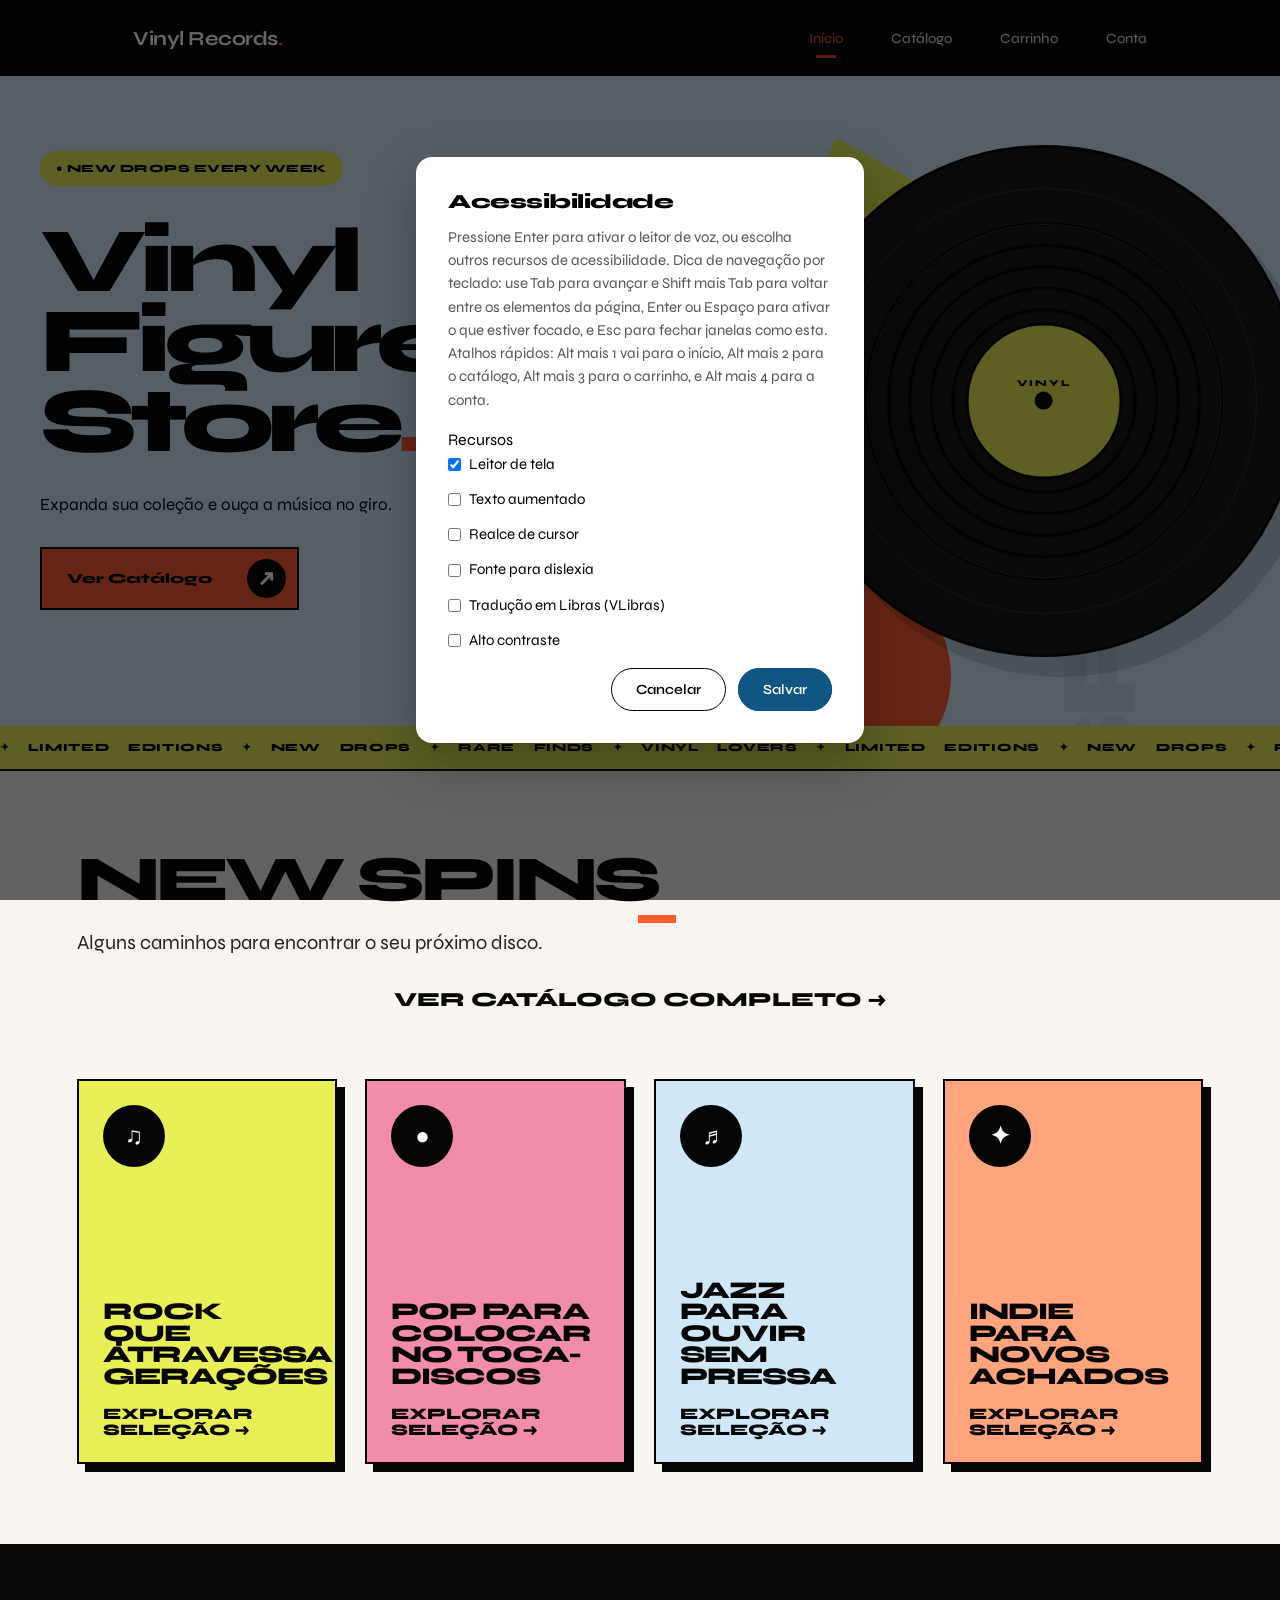
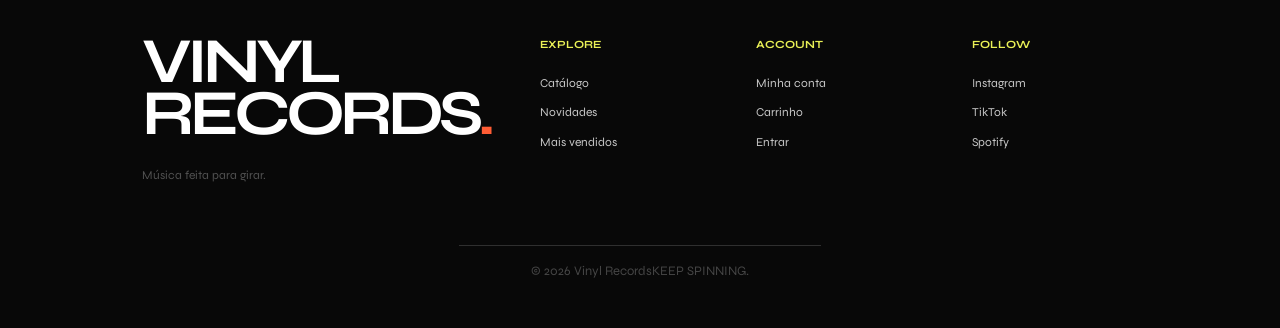
<file: index.html>
<!DOCTYPE html>
<html lang="pt-BR">

<head>
  <meta charset="UTF-8">
  <meta name="viewport" content="width=device-width, initial-scale=1.0">

  <link
    href="https://fonts.googleapis.com/css2?family=Syne:wght@400..800&display=swap"
    rel="stylesheet"
  >

  <link rel="stylesheet" href="./assets/css/base.css">
  <link rel="stylesheet" href="./assets/css/index.css">

  <title>Vinyl Figures Store</title>
</head>

<body data-sem-atalho-conteudo="true">

  <header class="header">

    <nav class="navbar">

      <a href="/index.html" class="logo">
        Vinyl Records<span>.</span>
      </a>

      <ul class="nav-links">

        <li>
          <a href="/index.html" class="active">
            Início
          </a>
        </li>

        <li>
          <a href="/assets/pages/catalogo.html">
            Catálogo
          </a>
        </li>

        <li>
          <a href="/assets/pages/carrinho.html">
            Carrinho
          </a>
        </li>

        <li>
          <a href="/assets/pages/conta.html">
            Conta
          </a>
        </li>

      </ul>

    </nav>

  </header>


  <main>

    <section class="hero">

      <div class="hero-content">

        <span class="hero-badge">
          ● NEW DROPS EVERY WEEK
        </span>

        <h1>
          Vinyl Figures<br>
          Store<span>.</span>
        </h1>

        <p class="hero-description">
          Expanda sua coleção e ouça a música no giro.
        </p>

        <a
          href="/assets/pages/catalogo.html"
          class="hero-button"
        >

          Ver Catálogo

          <span>
            ↗
          </span>

        </a>


        <div class="hero-stats">


        </div>

      </div>


      <div class="hero-visual">

        <div class="yellow-shape"></div>

        <div class="orange-circle"></div>

        <span class="hero-word">
          SPIN
        </span>


        <div class="hero-record">

          <div class="hero-record-center">
            <span>VINYL</span>
          </div>

        </div>

      </div>

    </section>



    <div class="marquee">

      <div>
        ✦ LIMITED EDITIONS
        ✦ NEW DROPS
        ✦ RARE FINDS
        ✦ VINYL LOVERS
        ✦ LIMITED EDITIONS
        ✦ NEW DROPS
        ✦ RARE FINDS
        ✦ VINYL LOVERS
      </div>

    </div>


    <section class="home-new-spins" aria-labelledby="novidades-titulo">
      <div class="home-section-header">
        <div>
          <h2 id="novidades-titulo">New spins</h2>
          <p>Alguns caminhos para encontrar o seu próximo disco.</p>
        </div>
        <a href="assets/pages/catalogo.html">Ver catálogo completo <span aria-hidden="true">→</span></a>
      </div>

      <div class="home-spotlight-grid">
        <a class="home-spotlight-card home-spotlight-card--rock" href="assets/pages/catalogo.html">
          <span aria-hidden="true">♫</span>
          <strong>Rock que atravessa gerações</strong>
          <small>Explorar seleção →</small>
        </a>
        <a class="home-spotlight-card home-spotlight-card--pop" href="assets/pages/catalogo.html">
          <span aria-hidden="true">●</span>
          <strong>Pop para colocar no toca-discos</strong>
          <small>Explorar seleção →</small>
        </a>
        <a class="home-spotlight-card home-spotlight-card--jazz" href="assets/pages/catalogo.html">
          <span aria-hidden="true">♬</span>
          <strong>Jazz para ouvir sem pressa</strong>
          <small>Explorar seleção →</small>
        </a>
        <a class="home-spotlight-card home-spotlight-card--indie" href="assets/pages/catalogo.html">
          <span aria-hidden="true">✦</span>
          <strong>Indie para novos achados</strong>
          <small>Explorar seleção →</small>
        </a>
      </div>
    </section>

  </main>


  <footer>

    <div class="footer-content">

      <div class="footer-brand">

        <h2>
          VINYL<br>
          RECORDS<span>.</span>
        </h2>

        <p>
          Música feita para girar.
        </p>

      </div>


      <div class="footer-column">

        <strong>
          EXPLORE
        </strong>

        <a href="/assets/pages/catalogo.html">
          Catálogo
        </a>

        <a href="/assets/pages/catalogo.html">
          Novidades
        </a>

        <a href="/assets/pages/catalogo.html">
          Mais vendidos
        </a>

      </div>


      <div class="footer-column">

        <strong>
          ACCOUNT
        </strong>

        <a href="/assets/pages/conta.html">
          Minha conta
        </a>

        <a href="/assets/pages/carrinho.html">
          Carrinho
        </a>

        <a href="/assets/pages/entrar.html">
          Entrar
        </a>

      </div>


      <div class="footer-column">

        <strong>
          FOLLOW
        </strong>

        <a href="#">
          Instagram
        </a>

        <a href="#">
          TikTok
        </a>

        <a href="#">
          Spotify
        </a>

      </div>

    </div>


    <div class="footer-bottom">

      <p>
        &copy; 2026 Vinyl Records
      </p>

      <p>
        KEEP SPINNING.
      </p>

    </div>

  </footer>


  <script type="module" src="./assets/js/controller/app.js"></script>

</body>

</html>
</file>
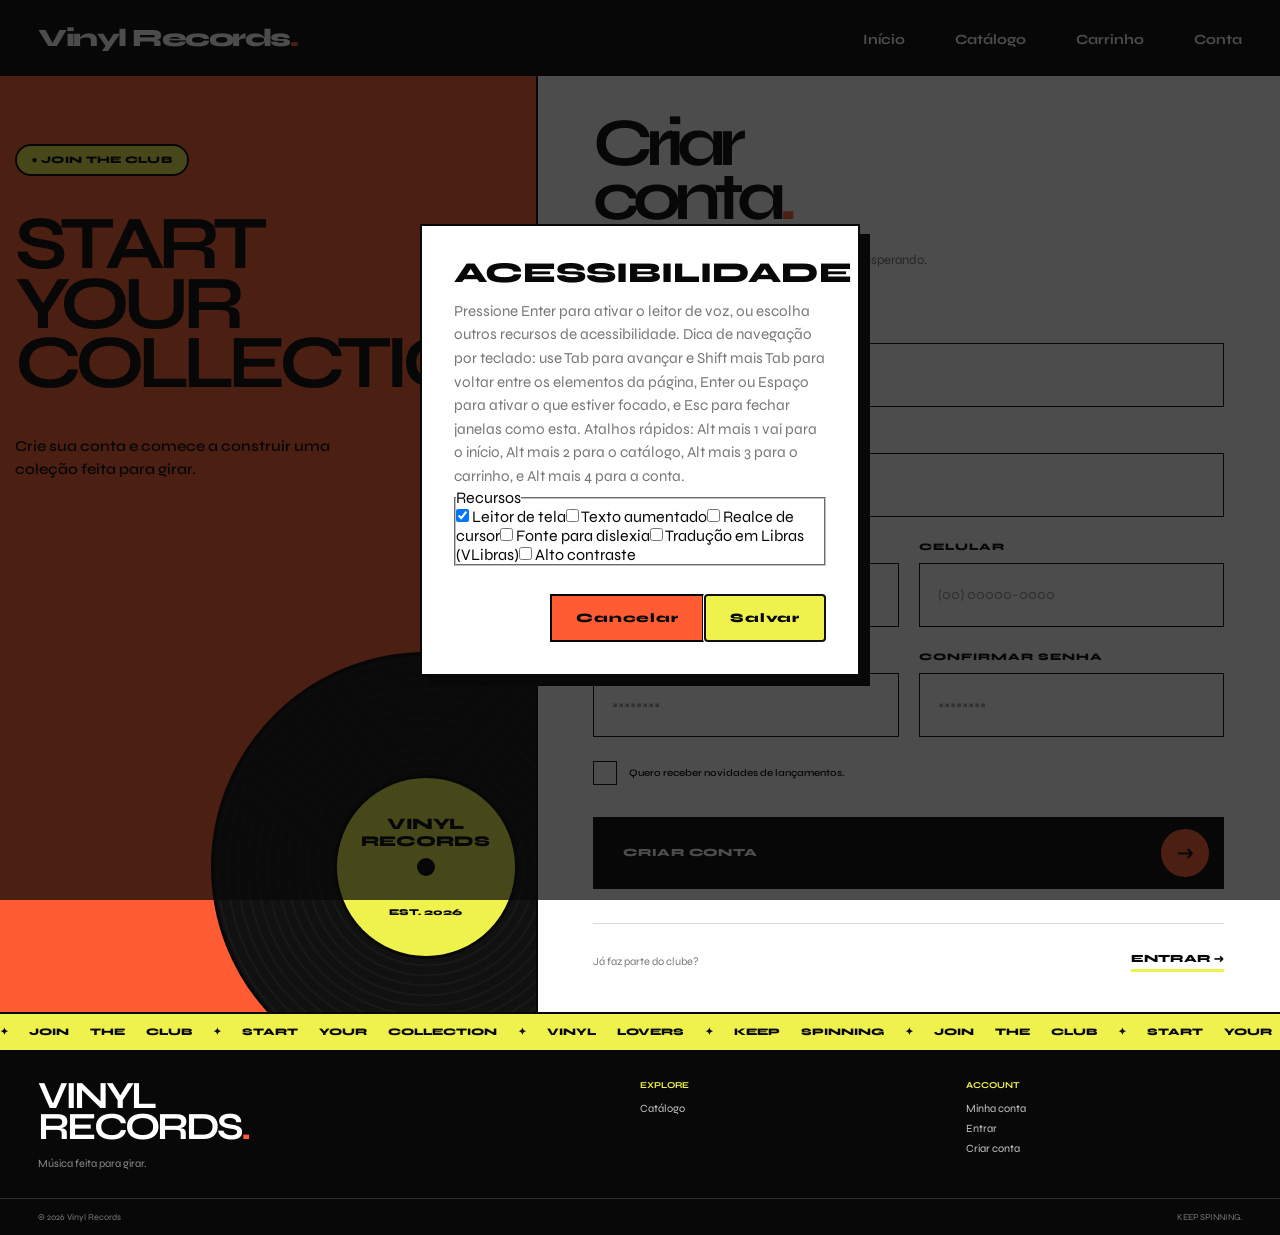
<file: assets/pages/cadastro.html>
<!DOCTYPE html>
<html lang="pt-BR">

<head>
  <meta charset="UTF-8">
  <meta name="viewport" content="width=device-width, initial-scale=1.0">

  <link
    href="https://fonts.googleapis.com/css2?family=Syne:wght@400..800&display=swap"
    rel="stylesheet"
  >

  <link rel="stylesheet" href="/assets/css/cadastro.css">

  <title>Criar conta | Vinyl Figures Store</title>
</head>

<body data-sem-atalho-conteudo="true">

  <header class="header">
    <nav class="navbar">

      <a href="/index.html" class="logo">
        Vinyl Records<span>.</span>
      </a>

      <ul class="nav-links">
        <li><a href="/index.html">Início</a></li>
        <li><a href="/assets/pages/catalogo.html">Catálogo</a></li>
        <li><a href="/assets/pages/carrinho.html">Carrinho</a></li>
        <li><a href="/assets/pages/conta.html">Conta</a></li>
      </ul>

    </nav>
  </header>


  <main>

    <section class="register-page">

      <div class="register-art">

        <nav class="breadcrumb" aria-label="Você está aqui">
          <ol>
            <li>
              <a href="/index.html">INÍCIO</a>
            </li>

            <li>→</li>

            <li aria-current="page">
              CRIAR CONTA
            </li>
          </ol>
        </nav>


        <div class="art-content">

          <span class="art-tag">
            ● JOIN THE CLUB
          </span>

          <h1>
            START<br>
            YOUR<br>
            COLLECTION<span>.</span>
          </h1>

          <p>
            Crie sua conta e comece a construir uma coleção
            feita para girar.
          </p>

        </div>


        <div class="vinyl-wrapper">

          <div class="vinyl">

            <div class="vinyl-lines"></div>

            <div class="vinyl-label">
              <span>VINYL</span>
              <strong>RECORDS</strong>
              <small>EST. 2026</small>
            </div>

          </div>

        </div>


        <div class="art-bottom">
          ✦ DISCOVER &nbsp;&nbsp; ✦ COLLECT &nbsp;&nbsp; ✦ KEEP SPINNING
        </div>

      </div>


      <div class="register-content">

        <div class="register-container">

          <span class="section-number">
            01 / CREATE ACCOUNT
          </span>

          <h2>
            Criar<br>
            conta<span>.</span>
          </h2>

          <p class="register-description">
            Entre para o clube. Seus próximos discos estão esperando.
          </p>


          <form
            id="registerForm"
            class="register-form"
          >

            <div class="form-group">

              <label for="cad-nome">
                NOME COMPLETO
              </label>

              <input
                type="text"
                id="cad-nome"
                name="nome"
                autocomplete="name"
                placeholder="Seu nome"
                required
              >

            </div>


            <div class="form-group">

              <label for="cad-email">
                E-MAIL
              </label>

              <input
                type="email"
                id="cad-email"
                name="email"
                autocomplete="email"
                placeholder="voce@email.com"
                required
              >

            </div>

            <div class="form-row">

              <div class="form-group">

                <label for="cad-documento">
                  CPF
                </label>

                <input
                  type="text"
                  id="cad-documento"
                  name="documento"
                  inputmode="numeric"
                  maxlength="14"
                  autocomplete="off"
                  placeholder="000.000.000-00"
                  required
                >

              </div>


              <div class="form-group">

                <label for="cad-celular">
                  CELULAR
                </label>

                <input
                  type="tel"
                  id="cad-celular"
                  name="celular"
                  inputmode="numeric"
                  maxlength="15"
                  autocomplete="tel"
                  placeholder="(00) 00000-0000"
                  required
                >

              </div>

            </div>




            <div class="form-row">

              <div class="form-group">

                <label for="cad-senha">
                  SENHA
                </label>

                <input
                  type="password"
                  id="cad-senha"
                  name="senha"
                  autocomplete="new-password"
                  placeholder="••••••••"
                  required
                >

              </div>


              <div class="form-group">

                <label for="cad-senha-confirma">
                  CONFIRMAR SENHA
                </label>

                <input
                  type="password"
                  id="cad-senha-confirma"
                  name="senha_confirma"
                  autocomplete="new-password"
                  placeholder="••••••••"
                  required
                >

              </div>

            </div>


            <label class="newsletter">

              <input
                type="checkbox"
                name="newsletter"
                value="1"
              >

              <span class="custom-checkbox"></span>

              <span>
                Quero receber novidades de lançamentos.
              </span>

            </label>


            <button
              type="submit"
              class="register-button"
            >

              <span>
                CRIAR CONTA
              </span>

              <strong>
                →
              </strong>

            </button>

          </form>


          <div class="login-link">

            <span>
              Já faz parte do clube?
            </span>

            <a href="/assets/pages/entrar.html">
              ENTRAR →
            </a>

          </div>

        </div>

      </div>

    </section>


    <div class="marquee">

      <div>
        ✦ JOIN THE CLUB
        ✦ START YOUR COLLECTION
        ✦ VINYL LOVERS
        ✦ KEEP SPINNING
        ✦ JOIN THE CLUB
        ✦ START YOUR COLLECTION
        ✦ VINYL LOVERS
        ✦ KEEP SPINNING
      </div>

    </div>

  </main>


  <footer>

    <div class="footer-content">

      <div class="footer-brand">

        <h2>
          VINYL<br>
          RECORDS<span>.</span>
        </h2>

        <p>
          Música feita para girar.
        </p>

      </div>


      <div class="footer-column">

        <strong>EXPLORE</strong>

        <a href="/assets/pages/catalogo.html">
          Catálogo
        </a>

      </div>


      <div class="footer-column">

        <strong>ACCOUNT</strong>

        <a href="/assets/pages/conta.html">
          Minha conta
        </a>

        <a href="/assets/pages/entrar.html">
          Entrar
        </a>

        <a href="/assets/pages/cadastro.html">
          Criar conta
        </a>

      </div>

    </div>


    <div class="footer-bottom">

      <p>
        &copy; 2026 Vinyl Records
      </p>

      <p>
        KEEP SPINNING.
      </p>

    </div>

  </footer>

  <script type="module" src="../js/controller/auth.js"></script>
</body>

</html>
</file>
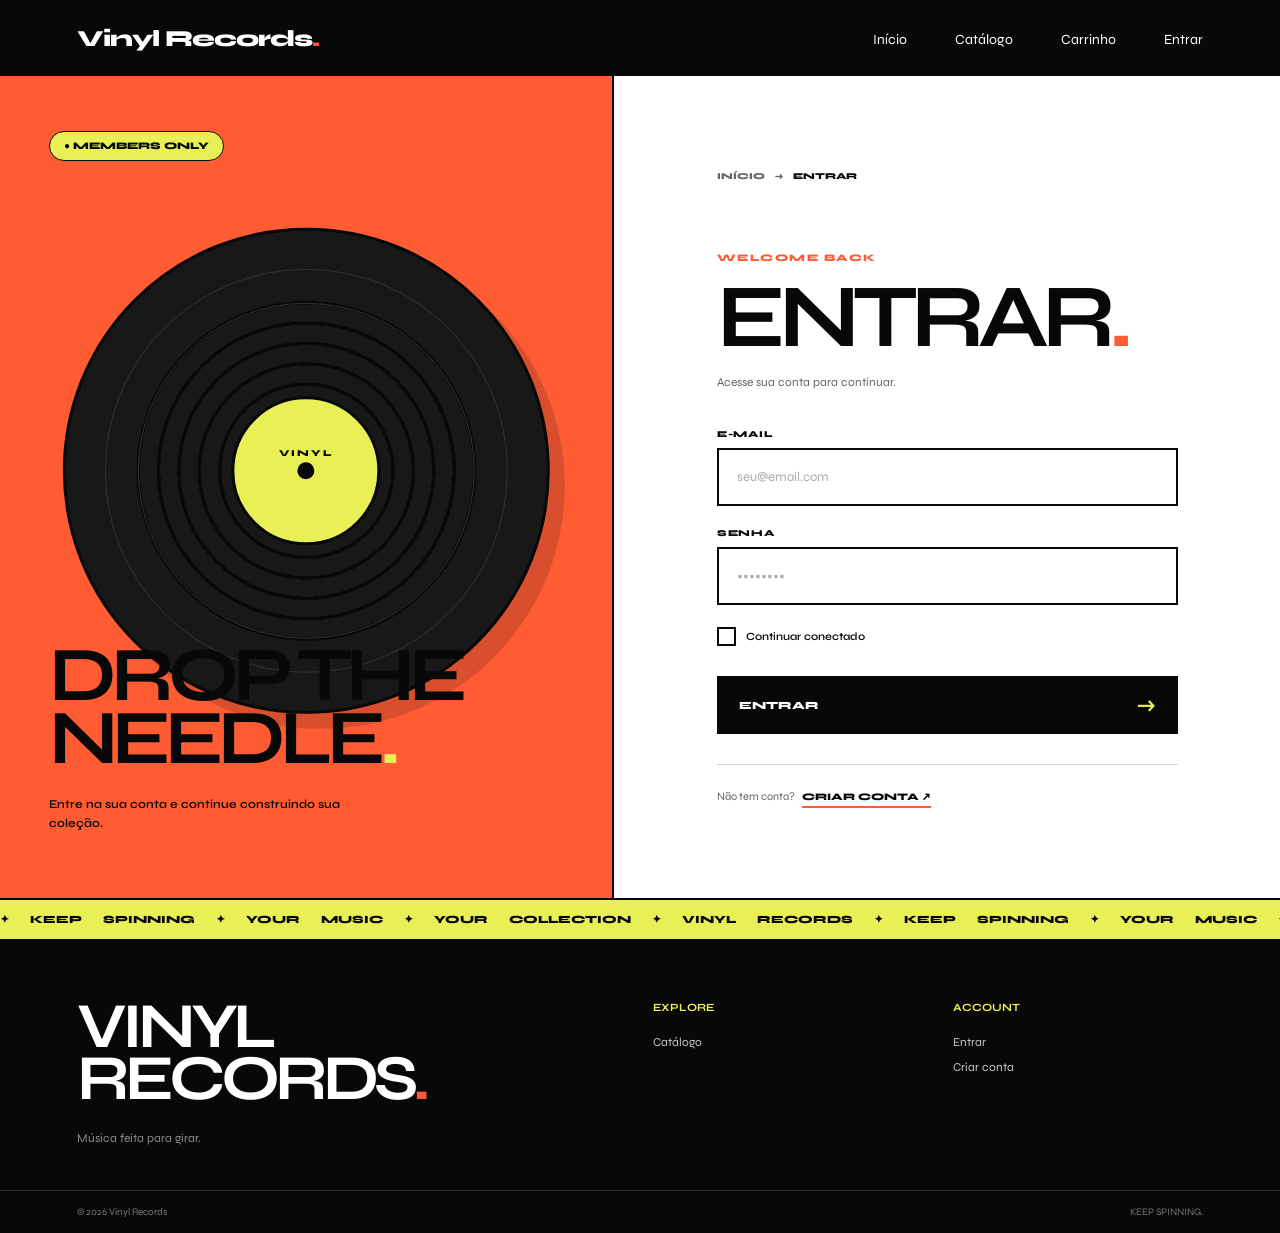
<file: assets/pages/carrinho.html>
<!DOCTYPE html>
<html lang="pt-BR">
<head>
  <meta charset="UTF-8">
  <meta name="viewport" content="width=device-width, initial-scale=1.0">
  <link rel="stylesheet" href="../css/base.css">
  <link rel="stylesheet" href="../css/paginas.css">
  <link rel="stylesheet" href="../css/releitura.css?v=20260820a">
  <title>Carrinho | Vinyl Figures Store</title>
</head>
<body class="pagina-carrinho">


  <header class="site-header">
    <nav class="site-nav">
      <a class="site-logo" href="../../index.html">Vinyl Figures</a>

      <ul>
        <li><a href="../../index.html">Início</a></li>
        <li><a href="catalogo.html">Catálogo</a></li>
        <li><a href="carrinho.html" aria-current="page">Carrinho</a></li>
        <li><a href="conta.html">Conta</a></li>
      </ul>
    </nav>
  </header>

  <main class="cart-page">

    <nav class="breadcrumb" aria-label="Você está aqui">
      <ol>
        <li><a href="../../index.html">Início</a></li>
        <li aria-current="page">Carrinho</li>
      </ol>
    </nav>

    <div class="page-intro">
      <span>● YOUR SELECTION</span>
      <h1>Seu<br>carrinho<span>.</span></h1>
      <p>Revise seus discos e prepare sua próxima coleção para girar.</p>
    </div>


    <form class="cart-form" action="carrinho.html" method="post" hidden>
      <div class="cart-items-panel">
        <div class="cart-heading"><span aria-hidden="true">01</span><div><h2>Seus discos</h2><p>Confira os itens adicionados ao carrinho.</p></div></div>
      <table>
        <caption>Itens no carrinho</caption>
        <thead>
          <tr>
            <th scope="col">Produto</th>
            <th scope="col">Preço</th>
            <th scope="col">Quantidade</th>
            <th scope="col">Subtotal</th>
            <th scope="col">Remover</th>
          </tr>
        </thead>
        <tbody></tbody>
        <tfoot>
          <tr>
            <th scope="row" colspan="4">Total</th>
            <td>R$ 0,00</td>
          </tr>
        </tfoot>
      </table>
      <a class="continue-shopping" href="catalogo.html">← Continuar comprando</a>
      </div>

      <div class="cart-checkout-layout">
      <div class="cart-tools">
      <section>
        <h2>Cupom</h2>
        <label for="cupom">Código do cupom</label>
        <input type="text" id="cupom" name="cupom">
        <button type="button" data-acao="aplicar-cupom">Aplicar cupom</button>
      </section>

      <section>
        <h2>Frete</h2>

        <label for="endereco-salvo">Endereço de entrega</label>
        <select id="endereco-salvo">
          <option value="">Selecione um endereço</option>
        </select>

        <button type="button" data-acao="cadastrar-endereco">Cadastrar novo endereço</button>
      </section>
      </div>

      <section class="cart-summary">
        <h2>Resumo</h2>
        <dl>
          <dt>Subtotal</dt>
          <dd>R$ 0,00</dd>
          <dt>Frete</dt>
          <dd>R$ 0,00</dd>
          <dt>Desconto</dt>
          <dd>R$ 0,00</dd>
          <dt>Total</dt>
          <dd>R$ 0,00</dd>
        </dl>
        <button type="submit">Finalizar compra</button>
      </section>
      </div>
    </form>


    <section class="empty-cart">
      <h2>Carrinho vazio</h2>
      <p>Seu carrinho está vazio. <a href="catalogo.html">Ver catálogo</a>.</p>
    </section>

    <div class="store-marquee" aria-hidden="true">
      <span>✦ KEEP SPINNING &nbsp; ✦ FREE YOUR SOUND &nbsp; ✦ VINYL LOVERS &nbsp; ✦ YOUR COLLECTION &nbsp; ✦ KEEP SPINNING &nbsp; ✦ FREE YOUR SOUND &nbsp; ✦ VINYL LOVERS &nbsp; ✦ YOUR COLLECTION</span>
    </div>

  </main>

  <footer class="site-footer">
    <div class="footer-content">
      <div class="footer-brand"><strong>VINYL<br>FIGURES<span>.</span></strong><p>Música feita para girar.</p></div>
      <nav class="footer-column" aria-label="Explorar a loja"><strong>Explore</strong><ul><li><a href="catalogo.html">Catálogo</a></li></ul></nav>
      <nav class="footer-column" aria-label="Sua conta"><strong>Conta</strong><ul><li><a href="conta.html">Minha conta</a></li><li><a href="entrar.html">Entrar</a></li><li><a href="cadastro.html">Criar conta</a></li></ul></nav>
    </div>
    <div class="footer-bottom"><p>&copy; 2026 Vinyl Figures</p><p>Keep spinning.</p></div>
  </footer>

  <script type="module" src="../js/controller/cart.js"></script>

</body>
</html>
</file>
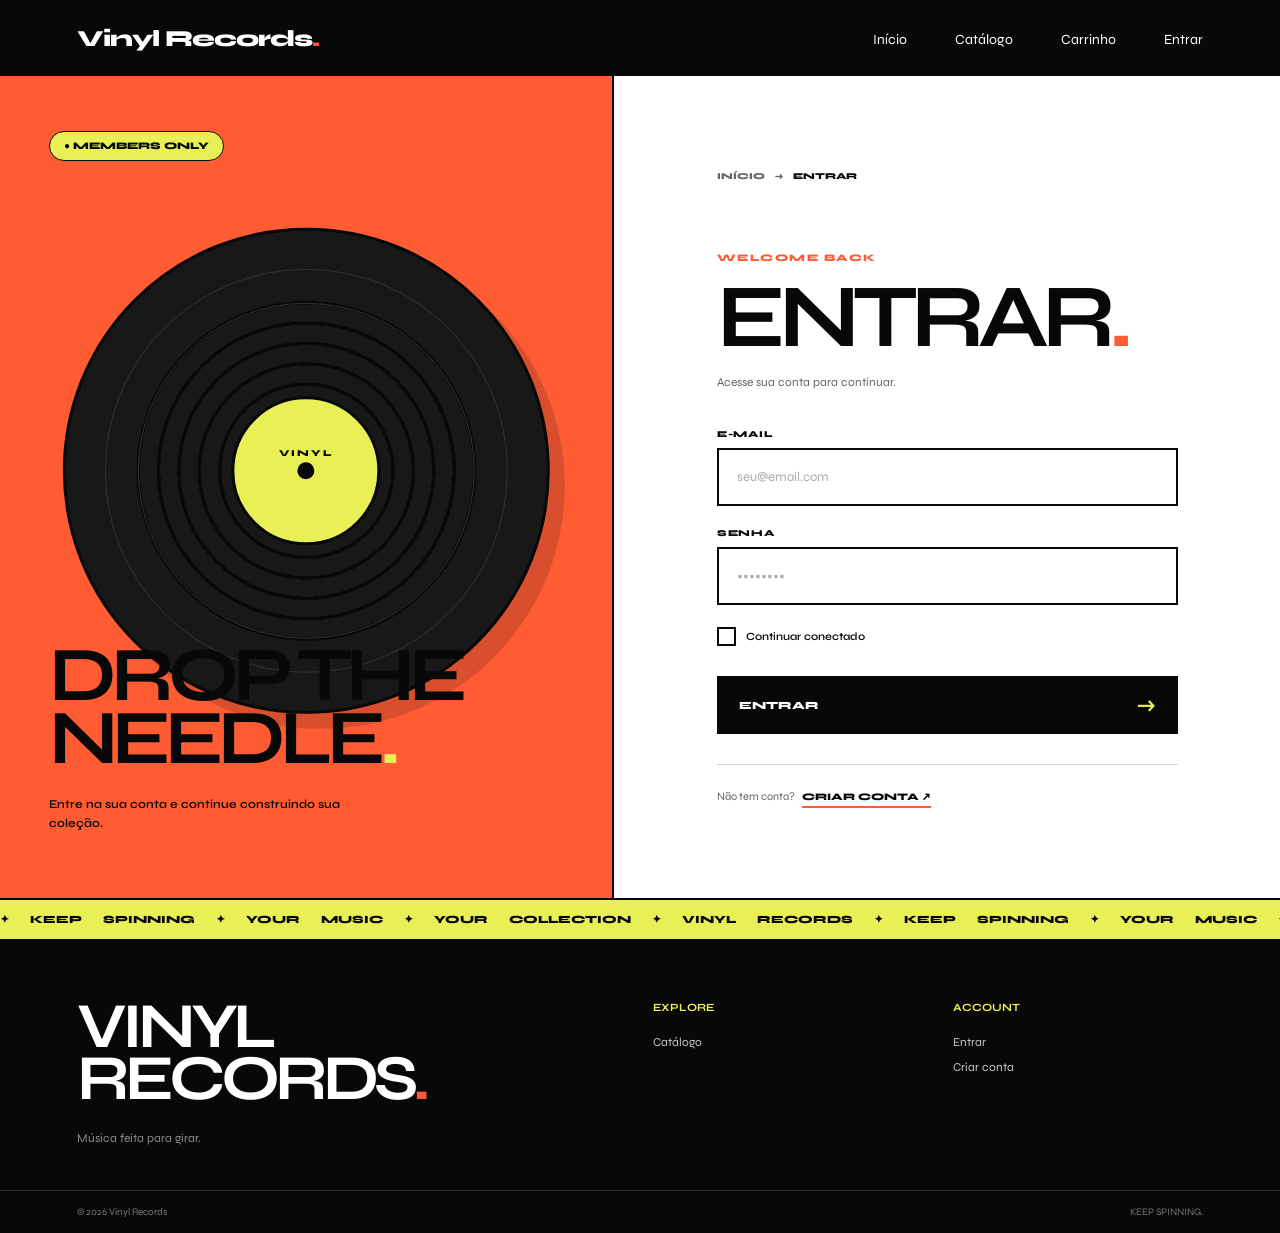
<file: assets/pages/catalogo.html>
<!DOCTYPE html>
<html lang="pt-BR">
<head>
  <meta charset="UTF-8">
  <meta name="viewport" content="width=device-width, initial-scale=1.0">
  <link rel="stylesheet" href="../css/base.css">
  <link rel="stylesheet" href="../css/catalogo.css">
  <link rel="stylesheet" href="../css/releitura.css?v=20260820a">
  <title>Catálogo | Vinyl Figures Store</title>
</head>
<body class="pagina-catalogo">


  <header class="site-header">
    <nav class="site-nav">
      <a class="site-logo" href="../../index.html">Vinyl Figures</a>

      <ul>
        <li><a href="../../index.html">Início</a></li>
        <li><a href="catalogo.html" aria-current="page">Catálogo</a></li>
        <li><a href="carrinho.html">Carrinho</a></li>
        <li><a href="conta.html">Conta</a></li>
      </ul>
    </nav>
  </header>

  <main class="catalog-page">

    <nav class="breadcrumb" aria-label="Você está aqui">
      <ol>
        <li><a href="../../index.html">Início</a></li>
        <li aria-current="page">Catálogo</li>
      </ol>
    </nav>

    <div class="page-intro">
      <span>● EXPLORE THE COLLECTION</span>
      <h1>Encontre seu<br>próximo giro<span>.</span></h1>
      <p>Clássicos, lançamentos e raridades para a sua coleção.</p>
    </div>


    <section class="catalog-layout" aria-label="Ferramentas e resultados do catálogo">
    <aside class="painel-catalogo catalog-filters">
      <h2>Buscar e filtrar</h2>

      <form action="catalogo.html" method="get" role="search">
        <label for="busca">Buscar discos</label>
        <div class="linha-busca">
          <input type="search" id="busca" name="q" placeholder="Buscar por artista ou álbum">
          <button type="submit">Buscar</button>
        </div>
      </form>

      <form action="catalogo.html" method="get">
        <fieldset class="seletor-generos">
          <legend>Gênero</legend>
          <details>
            <summary>
              <span data-generos-resumo>Todos os gêneros</span>
              <span aria-hidden="true">⌄</span>
            </summary>
            <div data-generos-opcoes>
              <label><input type="checkbox" name="genero" value="rock"> Rock</label>
              <label><input type="checkbox" name="genero" value="pop"> Pop</label>
              <label><input type="checkbox" name="genero" value="indie"> Indie</label>
              <label><input type="checkbox" name="genero" value="eletronica"> Eletrônica</label>
            </div>
          </details>
        </fieldset>

        <div class="linha-filtros">
          <fieldset class="filtro-preco">
            <legend>Preço</legend>
            <div class="faixa-preco">
              <div>
                <label for="preco-min">Mínimo</label>
                <input type="number" id="preco-min" name="preco_min" min="0" step="10" placeholder="0">
              </div>
              <span aria-hidden="true">&ndash;</span>
              <div>
                <label for="preco-max">Máximo</label>
                <input type="number" id="preco-max" name="preco_max" min="0" step="10" placeholder="500">
              </div>
            </div>
          </fieldset>

          <div class="filtro-ordenar">
            <label for="ordenar">Ordenar por</label>
            <select id="ordenar" name="ordenar">
              <option value="recentes">Mais recentes</option>
              <option value="menor-preco">Menor preço</option>
              <option value="maior-preco">Maior preço</option>
              <option value="az">A-Z</option>
            </select>
          </div>

          <div class="acoes-filtro">
            <button type="submit">Aplicar filtros</button>
            <button type="reset">Limpar</button>
          </div>
        </div>
      </form>
    </aside>

    <div class="products-area">
    <section class="catalog-results">
      <h2>Todos os discos</h2>
      <p class="catalog-status esta-carregando" role="status" aria-live="polite">
        <span class="catalog-spinner" aria-hidden="true"></span>
        <span class="catalog-status-text">Carregando discos…</span>
      </p>

      <ul></ul>

      <nav aria-label="Paginação" hidden>
        <ul></ul>
      </nav>
    </section>


    <section class="estado-vazio" hidden>
      <h2>Nenhum disco encontrado</h2>
      <p>Não encontramos discos com esses filtros. Limpe os filtros ou tente outro artista.</p>
    </section>
    </div>
    </section>

    <div class="store-marquee" aria-hidden="true">
      <span>✦ KEEP SPINNING &nbsp; ✦ FIND YOUR SOUND &nbsp; ✦ VINYL LOVERS &nbsp; ✦ RARE FINDS &nbsp; ✦ KEEP SPINNING &nbsp; ✦ FIND YOUR SOUND &nbsp; ✦ VINYL LOVERS &nbsp; ✦ RARE FINDS</span>
    </div>

  </main>

  <footer class="site-footer">
    <div class="footer-content">
      <div class="footer-brand"><strong>VINYL<br>FIGURES<span>.</span></strong><p>Música feita para girar.</p></div>
      <nav class="footer-column" aria-label="Explorar a loja"><strong>Explore</strong><ul><li><a href="catalogo.html">Catálogo</a></li></ul></nav>
      <nav class="footer-column" aria-label="Sua conta"><strong>Conta</strong><ul><li><a href="conta.html">Minha conta</a></li><li><a href="entrar.html">Entrar</a></li><li><a href="cadastro.html">Criar conta</a></li></ul></nav>
    </div>
    <div class="footer-bottom"><p>&copy; 2026 Vinyl Figures</p><p>Keep spinning.</p></div>
  </footer>

  <script type="module" src="../js/controller/catalog.js"></script>

</body>
</html>
</file>
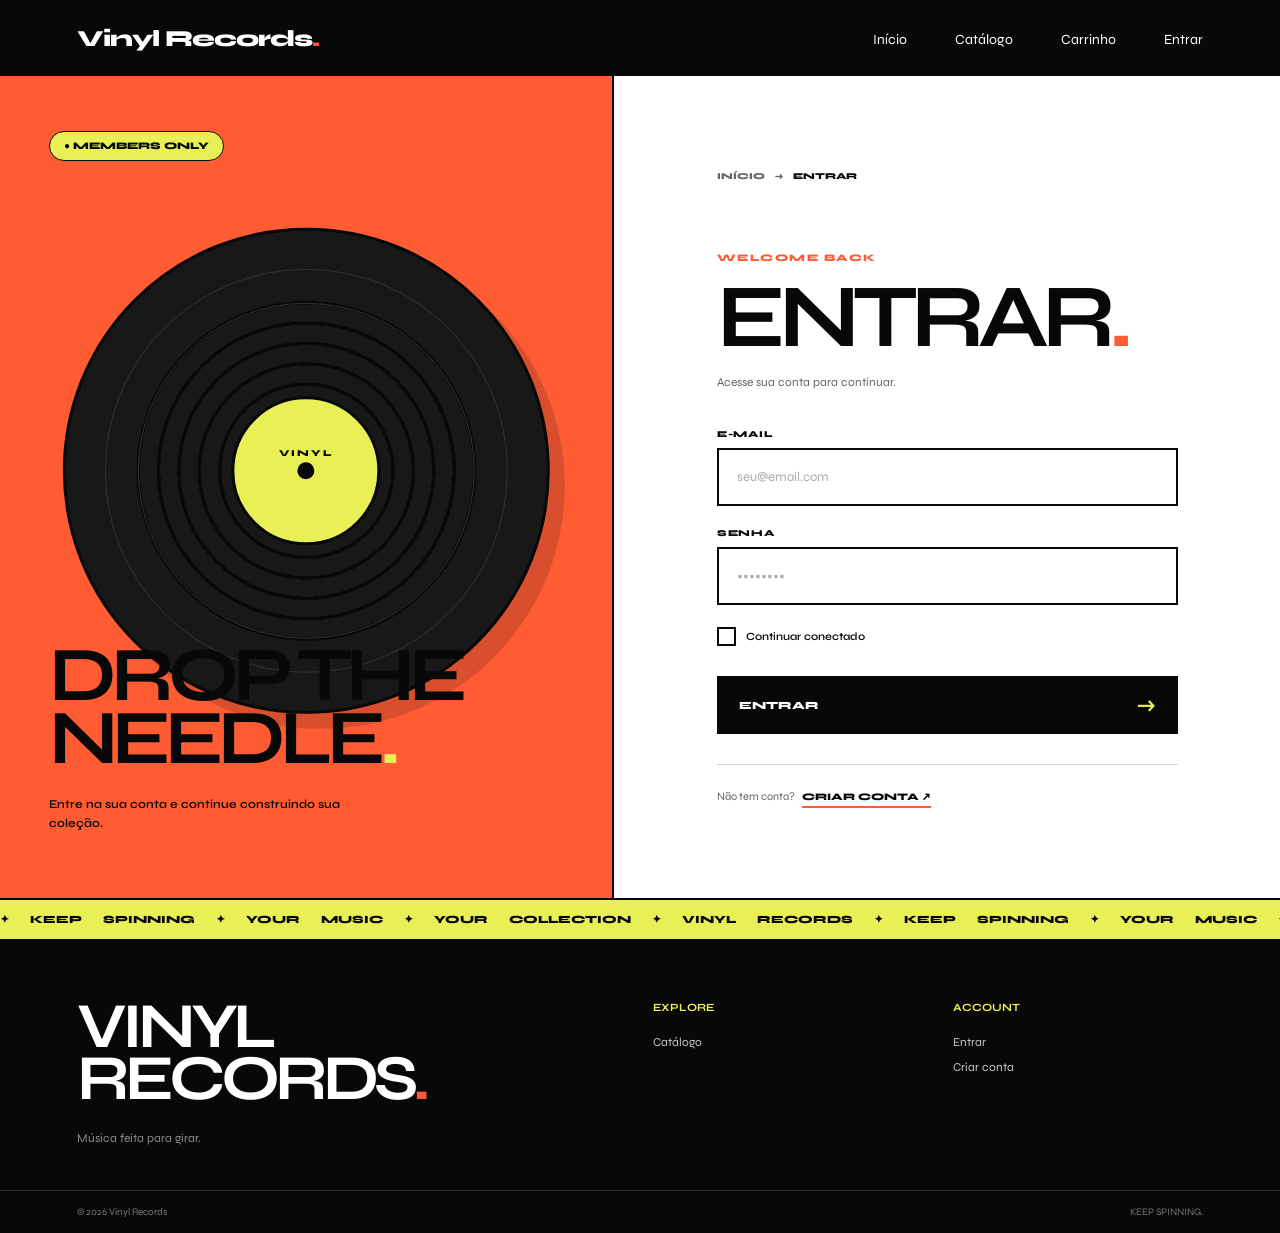
<file: assets/pages/conta.html>
<!DOCTYPE html>
<html lang="pt-BR">
<head>
  <meta charset="UTF-8">
  <meta name="viewport" content="width=device-width, initial-scale=1.0">
  <link rel="stylesheet" href="../css/base.css">
  <link rel="stylesheet" href="../css/paginas.css">
  <link rel="stylesheet" href="../css/releitura.css?v=20260820a">
  <title>Minha conta | Vinyl Figures Store</title>
</head>
<body class="pagina-conta">


  <header class="site-header">
    <nav class="site-nav">
      <a class="site-logo" href="../../index.html">Vinyl Figures</a>

      <ul>
        <li><a href="../../index.html">Início</a></li>
        <li><a href="catalogo.html">Catálogo</a></li>
        <li><a href="carrinho.html">Carrinho</a></li>
        <li><a href="conta.html" aria-current="page">Conta</a></li>
      </ul>
    </nav>
  </header>

  <main class="account-page">

    <nav class="breadcrumb" aria-label="Você está aqui">
      <ol>
        <li><a href="../../index.html">Início</a></li>
        <li aria-current="page">Minha conta</li>
      </ol>
    </nav>

    <div class="page-intro">
      <span>● YOUR VINYL CLUB</span>
      <h1>Minha<br>conta<span>.</span></h1>
      <p>Dados, pedidos e preferências da sua coleção em um só lugar.</p>
    </div>

    <div class="account-layout">
    <aside class="account-sidebar">
      <span class="account-sidebar-label">Minha conta</span>
    <nav aria-label="Seções da conta">
      <ul>
        <li><a href="#dados">Dados pessoais</a></li>
        <li><a href="#enderecos">Endereços</a></li>
        <li><a href="#pedidos">Pedidos</a></li>
        <li><a href="#acessibilidade">Acessibilidade</a></li>
        <li><a href="../../index.html" data-acao="sair">Sair</a></li>
      </ul>
    </nav>
    </aside>

    <div class="account-content">
    <section id="dados" class="account-section">
      <h2>Dados pessoais</h2>
      <form action="conta.html" method="post">
        <label for="conta-nome">Nome completo</label>
        <input type="text" id="conta-nome" name="nome" autocomplete="name">

        <label for="conta-email">E-mail</label>
        <input type="email" id="conta-email" name="email" autocomplete="email">

        <label for="conta-telefone">Telefone</label>
        <input type="tel" id="conta-telefone" name="telefone" inputmode="numeric" maxlength="15" autocomplete="tel">

        <button type="submit">Salvar alterações</button>
      </form>
    </section>

    <section id="enderecos" class="account-section">
      <h2>Endereços</h2>

      <ul>
        <li>
          <address>
            Nº 000<br>
            Complemento<br>
            00000-000
          </address>
          <button type="button">Remover</button>
        </li>
      </ul>

      <form action="conta.html" method="post">
        <label for="end-numero">Número</label>
        <input type="text" id="end-numero" name="numero" maxlength="12" required>

        <label for="end-complemento">Complemento</label>
        <input type="text" id="end-complemento" name="complemento">

        <label for="end-cep">CEP</label>
        <input type="text" id="end-cep" name="cep" inputmode="numeric" maxlength="9" required>

        <button type="submit">Adicionar endereço</button>
      </form>
    </section>

    <section id="pedidos" class="account-section">
      <h2>Meus pedidos</h2>
      <table>
        <caption>Histórico de pedidos</caption>
        <thead>
          <tr>
            <th scope="col">Pedido</th>
            <th scope="col">Data</th>
            <th scope="col">Status</th>
            <th scope="col">Frete</th>
            <th scope="col">Total</th>
          </tr>
        </thead>
        <tbody>
          <tr>
            <th scope="row">#000000</th>
            <td>01/01/2026</td>
            <td>Em transporte</td>
            <td>R$ 10,00</td>
            <td>R$ 130,00</td>
          </tr>
        </tbody>
      </table>
    </section>


    <section id="acessibilidade" class="account-section">
      <h2>Acessibilidade</h2>
      <p>Escolha os recursos que quer manter ativos na loja. As opções ficam salvas na sua conta.</p>

      <form action="conta.html" method="post">
        <fieldset>
          <legend>Opções de acessibilidade</legend>

          <label for="leitor-de-tela">
            <input type="checkbox" id="leitor-de-tela" name="acessibilidade" value="leitor-de-tela">
            Leitor de tela
          </label>

          <label for="realce-de-cursor">
            <input type="checkbox" id="realce-de-cursor" name="acessibilidade" value="realce-de-cursor">
            Realce de cursor
          </label>

          <label for="texto-aumentado">
            <input type="checkbox" id="texto-aumentado" name="acessibilidade" value="texto-aumentado">
            Texto aumentado
          </label>

          <label for="fonte-dislexia">
            <input type="checkbox" id="fonte-dislexia" name="acessibilidade" value="fonte-dislexia">
            Fonte para dislexia
          </label>
        </fieldset>

        <button type="submit">Salvar preferências</button>
        <button type="reset">Desfazer alterações</button>
      </form>
    </section>
    </div>
    </div>

  </main>

  <footer class="site-footer">
    <div class="footer-content">
      <div class="footer-brand"><strong>VINYL<br>FIGURES<span>.</span></strong><p>Música feita para girar.</p></div>
      <nav class="footer-column" aria-label="Explorar a loja"><strong>Explore</strong><ul><li><a href="catalogo.html">Catálogo</a></li></ul></nav>
      <nav class="footer-column" aria-label="Sua conta"><strong>Conta</strong><ul><li><a href="conta.html">Minha conta</a></li><li><a href="entrar.html">Entrar</a></li><li><a href="cadastro.html">Criar conta</a></li></ul></nav>
    </div>
    <div class="footer-bottom"><p>&copy; 2026 Vinyl Figures</p><p>Keep spinning.</p></div>
  </footer>

  <script type="module" src="../js/controller/account.js"></script>

</body>
</html>
</file>
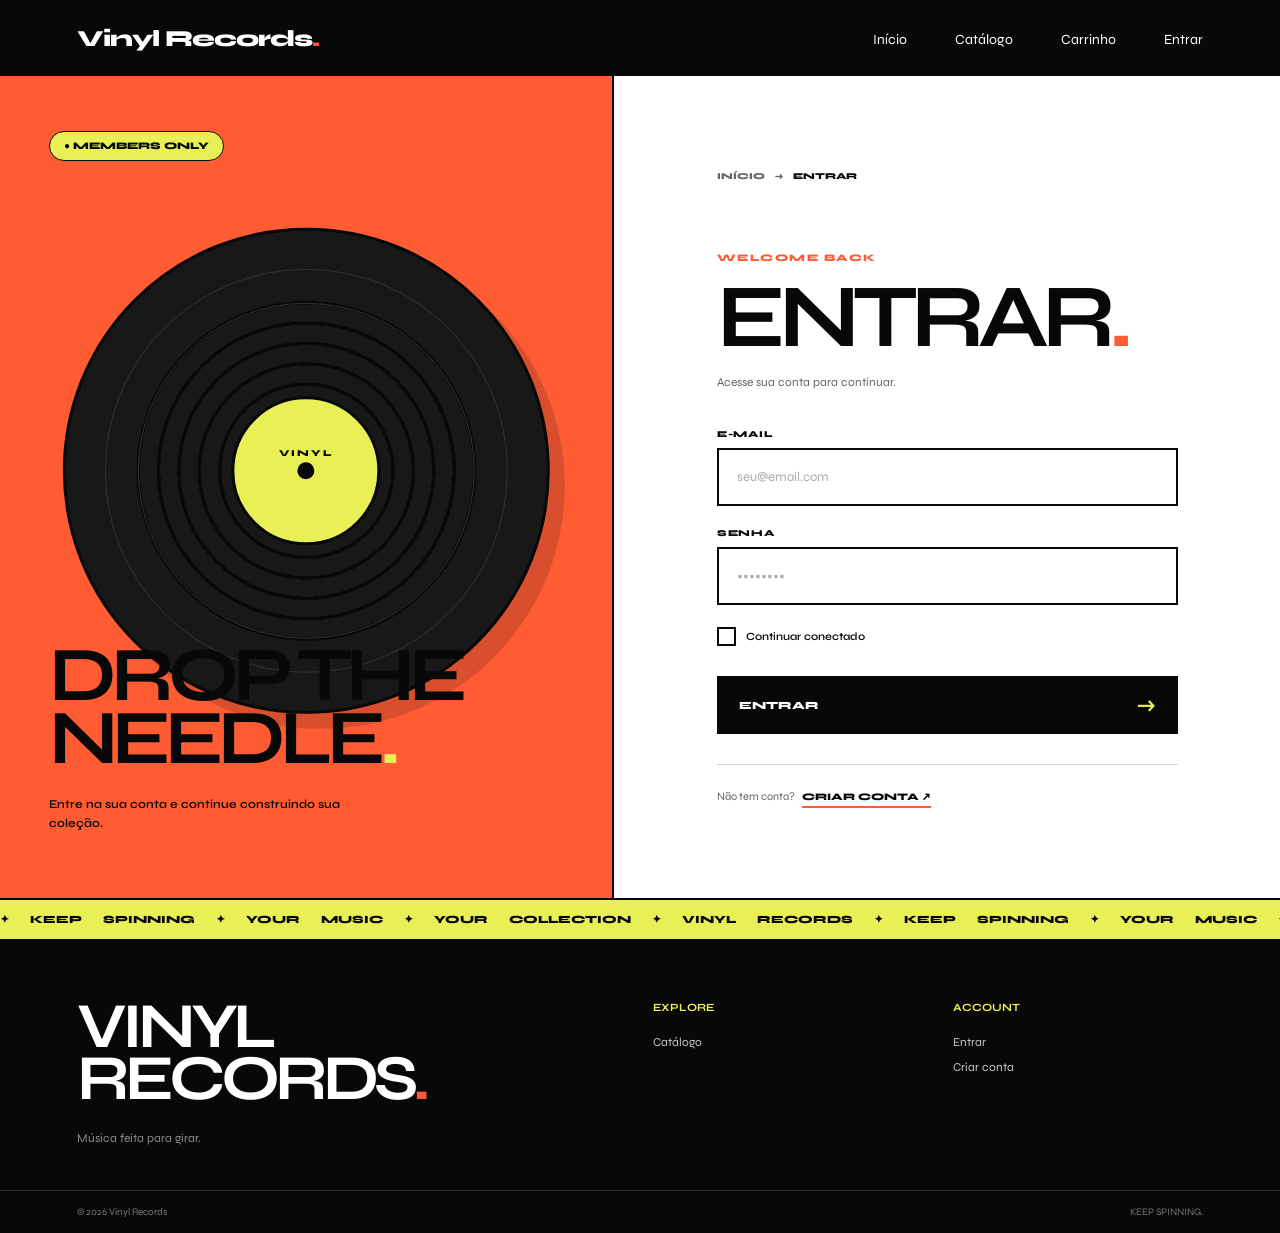
<file: assets/pages/disco.html>
<!DOCTYPE html>
<html lang="pt-BR">
<head>
  <meta charset="UTF-8">
  <meta name="viewport" content="width=device-width, initial-scale=1.0">
  <link rel="stylesheet" href="../css/base.css">
  <link rel="stylesheet" href="../css/catalogo.css">
  <link rel="stylesheet" href="../css/disco.css">
  <link rel="stylesheet" href="../css/releitura.css?v=20260820a">
  <title>Disco | Vinyl Figures Store</title>
</head>
<body class="pagina-disco">


  <header class="site-header">
    <nav class="site-nav">
      <a class="site-logo" href="../../index.html">Vinyl Figures</a>

      <ul>
        <li><a href="../../index.html">Início</a></li>
        <li><a href="catalogo.html">Catálogo</a></li>
        <li><a href="carrinho.html">Carrinho</a></li>
        <li><a href="conta.html">Conta</a></li>
      </ul>
    </nav>
  </header>

  <main class="record-page">

    <nav class="breadcrumb" aria-label="Você está aqui">
      <ol>
        <li><a href="catalogo.html">Catálogo</a></li>
        <li aria-current="page">Carregando…</li>
      </ol>
    </nav>

    <article>
      <div class="disco-capa"></div>

      <div>
        <h1>Carregando…</h1>
        <p class="disco-artistas"></p>
        <p class="disco-preco"></p>
        <ul class="disco-generos"></ul>
        <p class="disco-descricao"></p>
        <p class="disco-lancamento"></p>


        <div class="linha-acao-catalogo">
          <div class="stepper-qtd">
            <button type="button" data-acao="qtd-disco-menos" aria-label="Diminuir quantidade">−</button>
            <input type="number" id="qtd-disco" min="1" value="1" aria-label="Quantidade">
            <button type="button" data-acao="qtd-disco-mais" aria-label="Aumentar quantidade">+</button>
          </div>
          <button type="button" data-acao="adicionar-carrinho-disco">Adicionar ao carrinho</button>
        </div>
      </div>
    </article>


    <section class="estado-vazio" hidden>
      <h2>Disco não encontrado</h2>
      <p>Esse disco não existe ou foi removido. <a href="catalogo.html">Voltar ao catálogo</a>.</p>
    </section>

  </main>

  <footer class="site-footer">
    <div class="footer-content">
      <div class="footer-brand"><strong>VINYL<br>FIGURES<span>.</span></strong><p>Música feita para girar.</p></div>
      <nav class="footer-column" aria-label="Explorar a loja"><strong>Explore</strong><ul><li><a href="catalogo.html">Catálogo</a></li></ul></nav>
      <nav class="footer-column" aria-label="Sua conta"><strong>Conta</strong><ul><li><a href="conta.html">Minha conta</a></li><li><a href="entrar.html">Entrar</a></li><li><a href="cadastro.html">Criar conta</a></li></ul></nav>
    </div>
    <div class="footer-bottom"><p>&copy; 2026 Vinyl Figures</p><p>Keep spinning.</p></div>
  </footer>

  <script type="module" src="../js/controller/disco.js"></script>

</body>
</html>
</file>
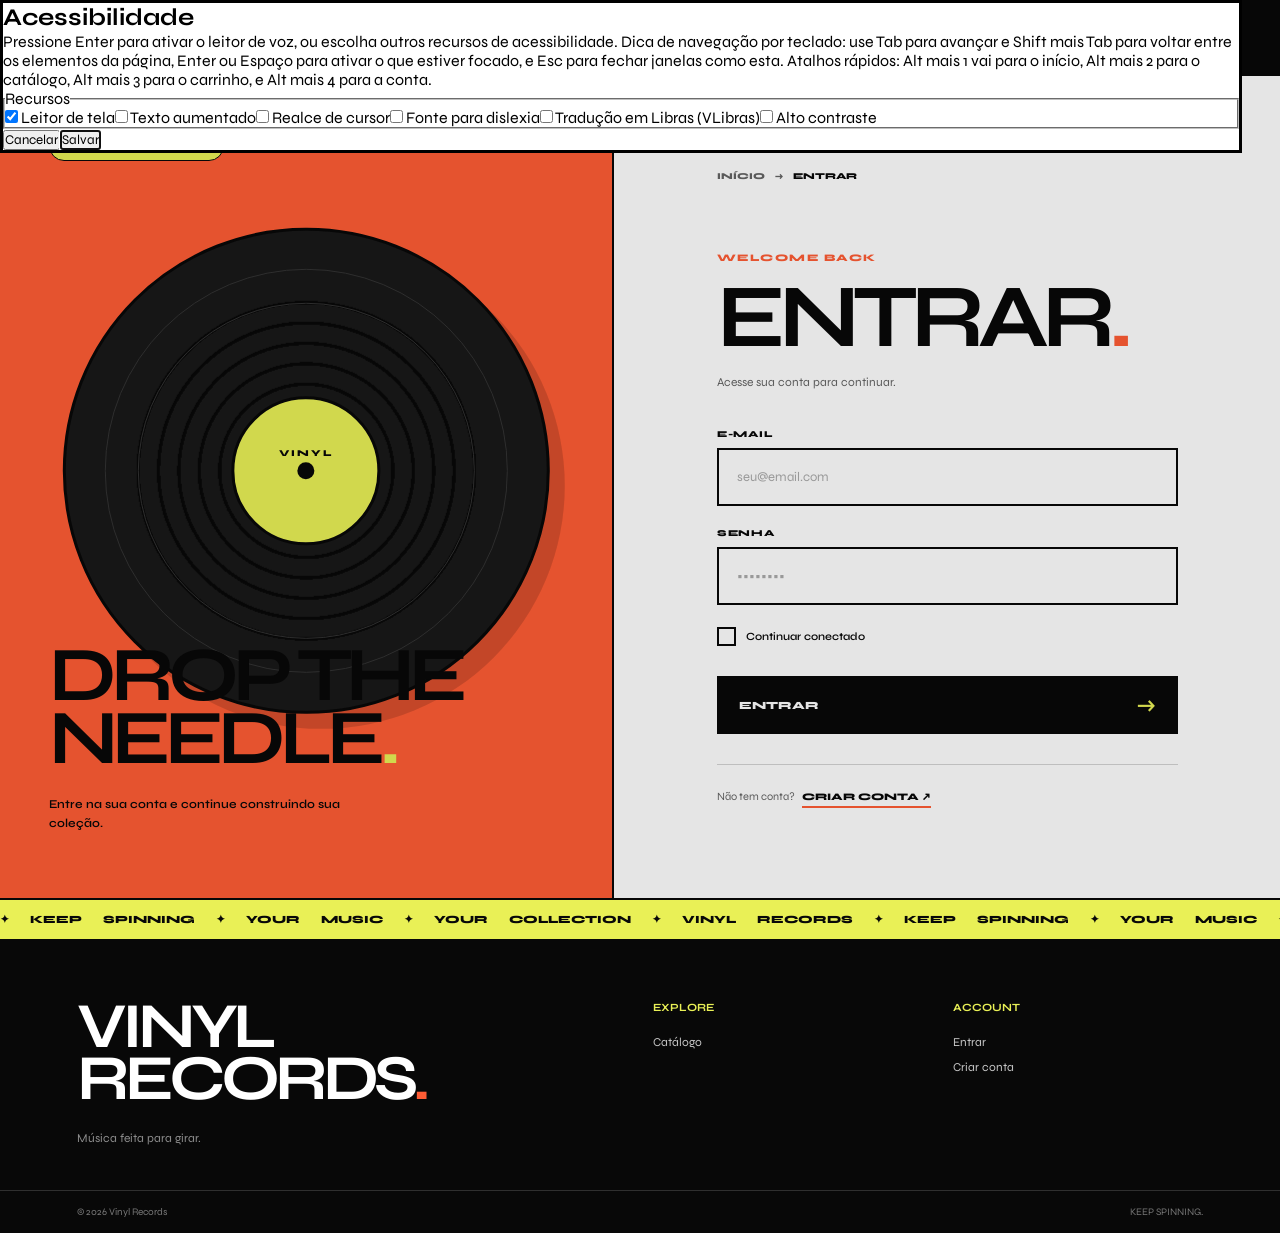
<file: assets/pages/entrar.html>
<!DOCTYPE html>
<html lang="pt-BR">

<head>
  <meta charset="UTF-8">
  <meta name="viewport" content="width=device-width, initial-scale=1.0">

  <link
    href="https://fonts.googleapis.com/css2?family=Syne:wght@400..800&display=swap"
    rel="stylesheet"
  >

  <link rel="stylesheet" href="/assets/css/entrar.css">

  <title>Entrar | Vinyl Figures Store</title>
</head>

<body data-sem-atalho-conteudo="true">

  <header class="header">
    <nav class="navbar">

      <a href="../../index.html" class="logo">
        Vinyl Records<span>.</span>
      </a>

      <ul class="nav-links">
        <li><a href="../../index.html">Início</a></li>
        <li><a href="catalogo.html">Catálogo</a></li>
        <li><a href="carrinho.html">Carrinho</a></li>
        <li><a href="conta.html">Conta</a></li>
      </ul>

    </nav>
  </header>


  <main>

    <section class="login-page">

      <div class="login-decoration">
        <span class="decoration-label">
          ● MEMBERS ONLY
        </span>

        <div class="record">
          <div class="record-center">
            <span>VINYL</span>
          </div>
        </div>

        <h2>
          DROP THE<br>
          NEEDLE<span>.</span>
        </h2>

        <p>
          Entre na sua conta e continue
          construindo sua coleção.
        </p>
      </div>


      <div class="login-area">

        <nav
          class="breadcrumb"
          aria-label="Você está aqui"
        >
          <ol>
            <li>
              <a href="../../index.html">
                INÍCIO
              </a>
            </li>

            <li>→</li>

            <li aria-current="page">
              ENTRAR
            </li>
          </ol>
        </nav>


        <div class="login-header">

          <span>
            WELCOME BACK
          </span>

          <h1>
            ENTRAR<span>.</span>
          </h1>

          <p>
            Acesse sua conta para continuar.
          </p>

        </div>


        <form
          class="login-form"
          action="conta.html"
          method="post"
        >

          <div class="form-group">

            <label for="login-email">
              E-MAIL
            </label>

            <input
              type="email"
              id="login-email"
              name="email"
              autocomplete="email"
              placeholder="seu@email.com"
              required
            >

          </div>


          <div class="form-group">

            <label for="login-senha">
              SENHA
            </label>

            <input
              type="password"
              id="login-senha"
              name="senha"
              autocomplete="current-password"
              placeholder="••••••••"
              required
            >

          </div>


          <label class="remember-option">

            <input
              type="checkbox"
              name="lembrar"
              value="1"
            >

            <span class="custom-checkbox"></span>

            Continuar conectado

          </label>


          <button
            type="submit"
            class="login-button"
          >
            <span>ENTRAR</span>
            <strong>→</strong>
          </button>

        </form>


        <p class="create-account">
          Não tem conta?
          <a href="cadastro.html">
            CRIAR CONTA ↗
          </a>
        </p>

      </div>

    </section>


    <div class="marquee">
      <div>
        ✦ KEEP SPINNING
        ✦ YOUR MUSIC
        ✦ YOUR COLLECTION
        ✦ VINYL RECORDS
        ✦ KEEP SPINNING
        ✦ YOUR MUSIC
        ✦ YOUR COLLECTION
        ✦ VINYL RECORDS
      </div>
    </div>

  </main>


  <footer>

    <div class="footer-content">

      <div class="footer-brand">
        <h2>
          VINYL<br>
          RECORDS<span>.</span>
        </h2>

        <p>
          Música feita para girar.
        </p>
      </div>


      <nav class="footer-column" aria-label="Explorar a loja">

        <strong>EXPLORE</strong>

        <a href="catalogo.html">
          Catálogo
        </a>

      </nav>


      <nav class="footer-column" aria-label="Sua conta">

        <strong>ACCOUNT</strong>

        <a href="conta.html">
          Minha conta
        </a>

        <a href="entrar.html">
          Entrar
        </a>

        <a href="cadastro.html">
          Criar conta
        </a>

      </nav>

    </div>


    <div class="footer-bottom">
      <p>&copy; 2026 Vinyl Records</p>
      <p>KEEP SPINNING.</p>
    </div>

  </footer>

  <script type="module" src="../js/controller/auth.js"></script>

</body>

</html>
</file>
<file: assets/css/base.css>
@import url('https://fonts.googleapis.com/css2?family=Syne:wght@400..800&display=swap');

:root {

  --cor-fundo: #ffffff;
  --cor-texto: #000000;
  --cor-texto-suave: #555555;
  --cor-texto-meta: #6b6b6b;
  --cor-superficie: #f9f9f9;
  --cor-superficie-alta: #ffffff;
  --cor-borda: #e5e5e5;
  --cor-borda-suave: #eaeaea;
  --cor-divisor: #cccccc;
  --cor-campo: #ffffff;
  --cor-campo-borda: #dcdcdc;
  --cor-controle: #e0e0e0;
  --cor-controle-hover: #cccccc;
  --cor-sobre-controle: #000000;
  --cor-barra: #000000;
  --cor-barra-pe: #0c0c0c;
  --cor-barra-texto: #ffffff;


  --cor-destaque: #105682;
  --cor-destaque-hover: #0c4160;
  --cor-destaque-suave: rgba(16, 86, 130, 0.08);
  --cor-sobre-destaque: #ffffff;
  --cor-foco: #105682;


  --cor-erro: #c0392b;
  --cor-info: #2d6cdf;
  --cor-realce-cursor: #ff5a00;


  --fonte: 'Syne', sans-serif;
  --fonte-numeros: Arial, Helvetica, sans-serif;



  --texto-hero: clamp(2.5rem, 7vw, 4.5rem);
  --texto-1: clamp(2.25rem, 5vw, 3.25rem);
  --texto-2: clamp(1.75rem, 4vw, 2.5rem);
  --texto-3: 1.75rem;
  --texto-4: 1.25rem;
  --texto-5: 1.0625rem;
  --texto-corpo: 0.9375rem;
  --texto-ui: 0.875rem;
  --texto-meta: 0.8125rem;

  --altura-display: 1.05;
  --altura-titulo: 1.25;
  --altura-corpo: 1.55;



  --tracking-hero: -0.035em;
  --tracking-titulo: -0.025em;
  --tracking-caixa-alta: 0.06em;


  --espaco-1: 4px;
  --espaco-2: 8px;
  --espaco-3: 12px;
  --espaco-4: 16px;
  --espaco-5: 20px;
  --espaco-6: 24px;
  --espaco-7: 32px;
  --espaco-8: 40px;
  --espaco-9: 48px;
  --espaco-10: 64px;
  --espaco-11: 80px;


  --raio-pilula: 30px;
  --raio-card: 16px;
  --raio-card-interno: 12px;
  --raio-imagem: 10px;
  --raio-caixa: 6px;


  --sombra-card: 0 10px 25px rgba(0, 0, 0, 0.08);
  --sombra-flutuante: 0 15px 35px rgba(0, 0, 0, 0.18);
  --sombra-modal: 0 20px 50px rgba(0, 0, 0, 0.25);


  --transicao-rapida: 0.15s ease;
  --transicao: 0.25s ease;
}




:root[data-tema="escuro"] {
  --cor-fundo: #1c1c1c;
  --cor-texto: #f5f5f5;
  --cor-texto-suave: #c4c4c4;
  --cor-texto-meta: #a0a0a0;
  --cor-superficie: #262626;


  --cor-superficie-alta: #2f2f2f;
  --cor-borda: #2a2a2a;
  --cor-borda-suave: #333333;
  --cor-divisor: #444444;
  --cor-campo: #1c1c1c;
  --cor-campo-borda: #333333;
  --cor-controle: #3a3a3a;
  --cor-controle-hover: #4a4a4a;
  --cor-sobre-controle: #f5f5f5;

  --cor-erro: #e74c3c;
  --cor-info: #5b9bf5;



  --cor-foco: #ffffff;

  --sombra-card: 0 10px 25px rgba(0, 0, 0, 0.45);
}



:root[data-a11y-contraste="alto"] {
  --cor-fundo: #000000;
  --cor-texto: #ffffff;
  --cor-texto-suave: #ffffff;
  --cor-texto-meta: #ffffff;
  --cor-superficie: #000000;
  --cor-superficie-alta: #000000;
  --cor-borda: #ffffff;
  --cor-borda-suave: #ffffff;
  --cor-divisor: #ffffff;
  --cor-campo: #000000;
  --cor-campo-borda: #ffffff;
  --cor-controle: #ffe600;
  --cor-controle-hover: #ffffff;
  --cor-sobre-controle: #000000;
  --cor-barra: #000000;
  --cor-barra-pe: #000000;
  --cor-barra-texto: #ffffff;
  --cor-destaque: #ffe600;
  --cor-destaque-hover: #ffffff;
  --cor-destaque-suave: #333300;
  --cor-sobre-destaque: #000000;
  --cor-foco: #ffe600;
  --cor-realce-cursor: #ffe600;
  --cor-hero: #000000;
  --cor-sobre-hero: #ffffff;
  --cor-etiqueta: #ffe600;
  --cor-acao: #ffffff;
  --cor-sobre-acao: #000000;
  --cor-preco: #ffffff;
  --cor-sombra-dura: #ffffff;
}

* {
  margin: 0;
  padding: 0;
  box-sizing: border-box;
}





[hidden] {
  display: none !important;
}

body {
  background-color: var(--cor-fundo);
  color: var(--cor-texto);
  font-family: var(--fonte);
  font-size: 1rem;
  line-height: var(--altura-corpo);
  min-height: 100vh;
  display: flex;
  flex-direction: column;
  justify-content: space-between;
  overflow-x: hidden;
}



[data-numero] {
  font-family: var(--fonte-numeros);
  font-variant-numeric: lining-nums tabular-nums;
}



#vinyl-pular-conteudo {
  position: fixed;
  z-index: 10000;
  top: var(--espaco-3);
  left: 50%;
  padding: var(--espaco-3) var(--espaco-5);
  border: 2px solid var(--cor-borda);
  background: var(--cor-controle);
  color: var(--cor-sobre-controle);
  font-size: var(--texto-ui);
  font-weight: 800;
  transform: translate(-50%, -160%);
  transition: transform var(--transicao-rapida);
}

#vinyl-pular-conteudo:focus {
  transform: translate(-50%, 0);
}

h1, h2, h3 {
  line-height: var(--altura-titulo);
}

a {
  text-decoration: none;
  color: inherit;
}

ul, ol {
  list-style: none;
}

img {
  max-width: 100%;
}






a:focus-visible,
button:focus-visible {
  outline: 2px solid var(--cor-foco);
  outline-offset: -2px;
}




button:disabled,
input:disabled,
select:disabled,
textarea:disabled {
  opacity: 0.5;
  cursor: not-allowed;
}



button:not(:disabled):active {
  transform: translateY(1px);
}


header {
  width: 100%;
  background-color: var(--cor-barra);
  color: var(--cor-barra-texto);
  padding: var(--espaco-5) var(--espaco-10);
}

header nav {
  display: flex;
  justify-content: space-between;
  align-items: center;
  width: 100%;
  flex-wrap: wrap;
  gap: var(--espaco-4);
}

header nav > a:first-child {
  font-size: var(--texto-4);
  font-weight: 700;
  letter-spacing: var(--tracking-titulo);
}

header ul {
  display: flex;
  align-items: center;
  gap: var(--espaco-8);
  flex-wrap: wrap;
}

header ul li a {
  font-size: var(--texto-ui);
  font-weight: 500;
  opacity: 0.85;
  transition: opacity var(--transicao);
}

header ul li a:hover {
  opacity: 1;
}

header ul li button {
  background: transparent;
  border: 1px solid var(--cor-barra-texto);
  color: var(--cor-barra-texto);
  padding: var(--espaco-2) var(--espaco-5);
  border-radius: var(--raio-pilula);
  font-family: var(--fonte);
  font-size: var(--texto-meta);
  font-weight: 600;
  cursor: pointer;
  transition: background-color var(--transicao), color var(--transicao);
}

header ul li button:hover {
  background-color: var(--cor-barra-texto);
  color: var(--cor-barra);
}



header a:focus-visible,
header button:focus-visible {
  outline-color: var(--cor-barra-texto);
  outline-offset: 2px;
}


footer {
  width: 100%;
  background-color: var(--cor-barra-pe);
  color: var(--cor-barra-texto);
  padding: var(--espaco-7) var(--espaco-8);
  display: flex;
  flex-direction: column;
  align-items: center;
  gap: var(--espaco-4);
  font-size: var(--texto-ui);
}

footer nav ul {
  display: flex;
  flex-wrap: wrap;
  justify-content: center;
  gap: var(--espaco-7);
}

footer nav ul li a {
  opacity: 0.8;
  font-weight: 500;
  transition: opacity var(--transicao);
}

footer nav ul li a:hover {
  opacity: 1;
}

footer p {
  font-size: var(--texto-meta);
  opacity: 0.55;
}

footer a:focus-visible {
  outline-color: var(--cor-barra-texto);
  outline-offset: 2px;
}


main > nav[aria-label="Você está aqui"] ol {
  display: flex;
  flex-wrap: wrap;
  gap: var(--espaco-2);
  font-size: var(--texto-ui);
  color: var(--cor-texto-meta);
  padding: var(--espaco-7) var(--espaco-8) 0;
}

main > nav[aria-label="Você está aqui"] ol li + li::before {
  content: "/";
  margin-right: var(--espaco-2);
  color: var(--cor-divisor);
}

main > nav[aria-label="Você está aqui"] ol li a:hover {
  text-decoration: underline;
}

main > nav[aria-label="Você está aqui"] ol li[aria-current="page"] {
  color: var(--cor-texto);
  font-weight: 600;
}





[data-vinyl-ui="dialogo"] {


  margin: auto;
  color-scheme: light dark;
  border: none;
  border-radius: var(--raio-card);
  padding: var(--espaco-7);
  max-width: 28rem;
  width: 90vw;
  background: var(--cor-superficie-alta);
  color: var(--cor-texto);
  font-family: var(--fonte);
  line-height: var(--altura-corpo);
  box-shadow: var(--sombra-modal);
}

[data-vinyl-ui="dialogo"]::backdrop {
  background: rgb(0 0 0 / 0.6);
}

[data-vinyl-ui="dialogo"] h2 {
  margin: 0 0 var(--espaco-3);
  font-size: var(--texto-4);
  font-weight: 800;
  letter-spacing: var(--tracking-titulo);
}

[data-vinyl-ui="dialogo"] ul {
  margin: 0 0 var(--espaco-4);
  padding-left: 0;
}

[data-vinyl-ui="dialogo"] li {
  padding: var(--espaco-1) 0;
}

[data-vinyl-ui="dialogo"] p {
  margin: 0 0 var(--espaco-4);
  color: var(--cor-texto-suave);
  font-size: var(--texto-corpo);
}

[data-vinyl-ui="dialogo"] fieldset {
  border: none;
  margin: 0 0 var(--espaco-4);
  display: flex;
  flex-direction: column;
  gap: var(--espaco-3);
}

[data-vinyl-ui="dialogo"] label {
  display: flex;
  align-items: center;
  gap: var(--espaco-2);
  font-size: var(--texto-corpo);
}

[data-vinyl-ui="dialogo"] select,
[data-vinyl-ui="dialogo"] input[type="text"] {
  padding: var(--espaco-3) var(--espaco-4);
  border-radius: var(--raio-pilula);
  border: 1px solid var(--cor-campo-borda);
  font-family: var(--fonte);
  font-size: var(--texto-corpo);
  width: 100%;
  background: var(--cor-campo);
  color: var(--cor-texto);
  transition: border-color var(--transicao-rapida);
}

[data-vinyl-ui="dialogo"] select {
  margin-bottom: var(--espaco-4);
}

[data-vinyl-ui="dialogo"] select:focus,
[data-vinyl-ui="dialogo"] input[type="text"]:focus {
  border-color: var(--cor-destaque);
}

[data-vinyl-ui="dialogo"] select:focus-visible,
[data-vinyl-ui="dialogo"] input[type="text"]:focus-visible {
  outline: 2px solid var(--cor-foco);
  outline-offset: 2px;
}




[data-vinyl-ui="dialogo"] [data-vinyl-ui="campo"] {
  display: flex;
  flex-direction: column;
  gap: var(--espaco-2);
  margin-bottom: var(--espaco-4);
}

[data-vinyl-ui="dialogo"] [data-vinyl-ui="campo"] label {
  font-size: var(--texto-ui);
  font-weight: 600;
}

[data-vinyl-ui="acoes"] {
  display: flex;
  gap: var(--espaco-3);
  justify-content: flex-end;
  flex-wrap: wrap;
}

[data-vinyl-ui="acoes"] button {
  font-family: var(--fonte);
  font-size: var(--texto-ui);
  font-weight: 600;
  padding: var(--espaco-3) var(--espaco-6);
  border-radius: var(--raio-pilula);
  border: 1px solid var(--cor-texto);
  background: transparent;
  color: var(--cor-texto);
  cursor: pointer;
  transition: background-color var(--transicao), color var(--transicao);
}



[data-vinyl-ui="acoes"] button:hover:not(:disabled) {
  background: var(--cor-texto);
  color: var(--cor-fundo);
}

[data-vinyl-ui="acoes"] button:last-child {
  background: var(--cor-destaque);
  border-color: var(--cor-destaque);
  color: var(--cor-sobre-destaque);
}

[data-vinyl-ui="acoes"] button:last-child:hover:not(:disabled) {
  background: var(--cor-destaque-hover);
  border-color: var(--cor-destaque-hover);
  color: var(--cor-sobre-destaque);
}

[data-vinyl-ui="avisos"] {
  position: fixed;
  top: var(--espaco-6);
  left: 50%;
  transform: translateX(-50%);
  z-index: 9999;
  display: flex;
  flex-direction: column;
  align-items: center;
  gap: var(--espaco-3);
  width: 100%;
  padding: 0 var(--espaco-5);
  pointer-events: none;
}

[data-vinyl-ui="aviso"] {
  color-scheme: light dark;
  background: var(--cor-superficie-alta);
  color: var(--cor-texto);
  border-left: 4px solid var(--cor-texto);
  border-radius: var(--raio-card-interno);
  padding: var(--espaco-4) var(--espaco-5);
  max-width: 420px;
  font-size: var(--texto-ui);
  font-weight: 600;
  line-height: 1.45;
  box-shadow: var(--sombra-flutuante);
  animation: vinyl-aviso-entrada var(--transicao);
}

[data-vinyl-ui="aviso"] a {
  color: inherit;
  font-weight: 800;
  pointer-events: auto;
  text-decoration: underline;
  text-decoration-color: var(--cor-destaque);
  text-decoration-thickness: 2px;
  text-underline-offset: 0.18em;
}

@keyframes vinyl-aviso-entrada {
  from {
    opacity: 0;
    transform: translateY(-10px);
  }
  to {
    opacity: 1;
    transform: translateY(0);
  }
}



[data-vinyl-ui-tipo="erro"] {
  border-left-color: var(--cor-erro);
}

[data-vinyl-ui-tipo="info"] {
  border-left-color: var(--cor-info);
}


:root[data-a11y-texto="grande"] {
  font-size: 120%;
}

:root[data-a11y-cursor="realce"] [data-a11y-sob-cursor] {
  outline: 3px solid var(--cor-realce-cursor);
  outline-offset: 3px;
  border-radius: var(--raio-caixa);
}



progress {
  display: block;
  width: 100%;
  height: 6px;
  margin-bottom: var(--espaco-4);
  accent-color: var(--cor-destaque);
  border-radius: var(--raio-pilula);
  overflow: hidden;
  border: none;
}





span[data-vinyl-ui="spinner"] {
  display: inline-block;
  width: 12px;
  height: 12px;
  vertical-align: -1px;
  border: 2px solid currentColor;
  border-right-color: transparent;
  border-radius: 50%;
  animation: vinyl-girar 0.6s linear infinite;
}

@keyframes vinyl-girar {
  to {
    transform: rotate(360deg);
  }
}




@media (prefers-reduced-motion: reduce) {
  *,
  *::before,
  *::after {
    animation-duration: 0.01ms !important;
    animation-iteration-count: 1 !important;
    transition-duration: 0.01ms !important;
    scroll-behavior: auto !important;
  }
}
</file>
<file: assets/css/index.css>
:root {
  --orange: #ff5c34;
  --yellow: #e9f056;
  --blue: #d7efff;
  --black: #080808;
  --white: #ffffff;
  --gray: #646464;
  --light-gray: #f3f3f3;
}

* {
  margin: 0;
  padding: 0;
  box-sizing: border-box;
}

html {
  scroll-behavior: smooth;
}

body {
  min-height: 100vh;
  font-family: "Syne", sans-serif;
  color: var(--black);
  background: var(--white);
}

a {
  color: inherit;
  text-decoration: none;
}

img {
  display: block;
  max-width: 100%;
}

button {
  font-family: inherit;
}

.header {
  height: 76px;
  display: flex;
  align-items: center;
  background: var(--black);
  color: var(--white);
  position: relative;
  z-index: 100;
}

.navbar {
  width: 100%;
  padding: 0 6%;
  display: flex;
  align-items: center;
  justify-content: space-between;
}

.logo {
  font-size: 23px;
  font-weight: 800;
  letter-spacing: -1px;
}

.logo span {
  color: var(--orange);
}

.nav-links {
  list-style: none;
  display: flex;
  align-items: center;
  gap: 48px;
}

.nav-links a {
  position: relative;
  font-size: 14px;
  font-weight: 500;
  transition: color 0.2s ease;
}

.nav-links a:hover,
.nav-links .active {
  color: var(--orange);
}

.nav-links .active::after {
  content: "";
  position: absolute;
  width: 20px;
  height: 3px;
  left: 50%;
  bottom: -11px;
  transform: translateX(-50%);
  background: var(--orange);
}

.hero {
  min-height: 650px;
  display: grid;
  grid-template-columns: 52% 48%;
  overflow: hidden;
  position: relative;
  background: var(--blue);
}

.hero-content {
  position: relative;
  z-index: 5;
  padding: 75px 20px 45px 6%;
  display: flex;
  flex-direction: column;
  align-items: flex-start;
}

.hero-badge {
  display: inline-block;
  margin-bottom: 35px;
  padding: 9px 16px;
  background: var(--yellow);
  border-radius: 50px;
  font-size: 11px;
  font-weight: 800;
  letter-spacing: 0.5px;
}

.hero h1 {
  font-size: clamp(70px, 7.2vw, 112px);
  font-weight: 800;
  line-height: 0.87;
  letter-spacing: -7px;
}

.hero h1 span {
  color: var(--orange);
}

.hero-description {
  margin-top: 30px;
  max-width: 440px;
  font-size: 17px;
  line-height: 1.5;
}

.hero-button {
  min-width: 225px;
  margin-top: 30px;
  padding: 10px 11px 10px 25px;
  display: flex;
  align-items: center;
  justify-content: space-between;
  gap: 35px;
  background: var(--orange);
  border: 2px solid var(--black);
  font-size: 14px;
  font-weight: 800;
  transition:
    transform 0.2s ease,
    box-shadow 0.2s ease,
    background 0.2s ease;
}

.hero-button > span {
  width: 39px;
  height: 39px;
  display: grid;
  place-items: center;
  flex-shrink: 0;
  background: var(--black);
  color: var(--white);
  border-radius: 50%;
  font-size: 20px;
}

.hero-button:hover {
  background: var(--yellow);
  transform: translate(-4px, -4px);
  box-shadow: 6px 6px 0 var(--black);
}

.hero-stats {
  width: 100%;
  margin-top: auto;
  padding-top: 45px;
  display: grid;
  grid-template-columns: repeat(4, 1fr);
}

.hero-stats div {
  padding: 0 18px;
  border-right: 1px solid rgba(0, 0, 0, 0.25);
}

.hero-stats div:first-child {
  padding-left: 0;
}

.hero-stats div:last-child {
  border-right: none;
}

.hero-stats strong {
  display: block;
  margin-bottom: 4px;
  font-size: 19px;
  font-weight: 800;
}

.hero-stats span {
  display: block;
  font-size: 9px;
  font-weight: 700;
  letter-spacing: 0.7px;
}

.hero-visual {
  position: relative;
  min-height: 650px;
  overflow: hidden;
}

.yellow-shape {
  position: absolute;
  z-index: 1;
  width: 300px;
  height: 400px;
  left: 55px;
  top: 110px;
  background: var(--yellow);
  transform: rotate(29deg);
}

.orange-circle {
  position: absolute;
  z-index: 2;
  width: 210px;
  height: 210px;
  left: 75px;
  bottom: -55px;
  border-radius: 50%;
  background: var(--orange);
}

.hero-word {
  position: absolute;
  z-index: 0;
  right: -20px;
  bottom: 15px;
  font-size: 110px;
  font-weight: 800;
  letter-spacing: -8px;
  color: rgba(0, 0, 0, 0.06);
  transform: rotate(-90deg);
}

.hero-record {
  position: absolute;
  z-index: 4;
  width: min(40vw, 550px);
  aspect-ratio: 1;
  top: 50%;
  right: -20px;
  border: 3px solid var(--black);
  border-radius: 50%;
  transform: translateY(-50%);
  background:
    radial-gradient(
      circle at center,
      var(--orange) 0 6%,
      var(--black) 6% 8%,
      var(--yellow) 8% 18%,
      var(--black) 18% 20%,
      transparent 20% 25%,
      var(--black) 25% 26%,
      transparent 26% 31%,
      var(--black) 31% 32%,
      transparent 32% 37%,
      var(--black) 37% 38%,
      transparent 38% 43%,
      var(--black) 43% 44%,
      transparent 44% 49%,
      var(--black) 49% 50%,
      transparent 50%
    ),
    #181818;
  box-shadow: 18px 20px 0 rgba(0, 0, 0, 0.14);
  animation: heroVinylSpin 15s linear infinite;
}

.hero-record::before {
  content: "";
  position: absolute;
  inset: 8%;
  border: 1px solid #333;
  border-radius: 50%;
}

.hero-record::after {
  content: "";
  position: absolute;
  inset: 15%;
  border: 1px solid #333;
  border-radius: 50%;
}

.hero-record-center {
  position: absolute;
  width: 31%;
  aspect-ratio: 1;
  top: 50%;
  left: 50%;
  display: grid;
  place-items: center;
  border: 3px solid var(--black);
  border-radius: 50%;
  background: var(--yellow);
  transform: translate(-50%, -50%);
}

.hero-record-center::after {
  content: "";
  position: absolute;
  width: 12%;
  aspect-ratio: 1;
  border-radius: 50%;
  background: var(--black);
}

.hero-record-center span {
  margin-top: -35px;
  font-size: 9px;
  font-weight: 800;
  letter-spacing: 2px;
}

@keyframes heroVinylSpin {
  from {
    transform: translateY(-50%) rotate(0deg);
  }

  to {
    transform: translateY(-50%) rotate(360deg);
  }
}

.new-spins,
.collections {
  padding: 65px 6%;
}

.section-header {
  display: flex;
  align-items: flex-end;
  justify-content: space-between;
  gap: 30px;
  margin-bottom: 35px;
}

.section-header h2 {
  display: inline-block;
  position: relative;
  font-size: 38px;
  font-weight: 800;
  letter-spacing: -2px;
}

.section-header h2::after {
  content: "";
  position: absolute;
  z-index: -1;
  width: 100%;
  height: 8px;
  left: 0;
  bottom: 2px;
  background: var(--yellow);
}

.section-header p {
  margin-top: 7px;
  color: var(--gray);
  font-size: 14px;
}

.new-spins {
  background: var(--white);
}

.carousel-controls {
  display: flex;
  gap: 9px;
}

.carousel-controls button {
  width: 43px;
  height: 43px;
  border: 1.5px solid var(--black);
  background: var(--white);
  border-radius: 50%;
  font-size: 19px;
  cursor: pointer;
  transition:
    background 0.2s ease,
    transform 0.2s ease,
    opacity 0.2s ease;
}

.carousel-controls button:last-child {
  background: var(--orange);
}

.carousel-controls button:hover:not(:disabled) {
  background: var(--yellow);
  transform: translateY(-3px);
}

.carousel-controls button:disabled {
  opacity: 0.3;
  cursor: not-allowed;
}

.albums-grid {
  display: grid;
  grid-template-columns: repeat(4, 1fr);
  gap: 30px;
  min-height: 340px;
}

.album-card {
  cursor: pointer;
}

.album-image {
  position: relative;
  overflow: hidden;
  aspect-ratio: 1;
  margin-bottom: 16px;
  background: var(--light-gray);
}

.album-image img {
  width: 100%;
  height: 100%;
  object-fit: cover;
  transition: transform 0.4s ease;
}

.album-card:hover .album-image img {
  transform: scale(1.04) rotate(-1deg);
}

.album-tag {
  position: absolute;
  z-index: 3;
  left: 12px;
  top: 12px;
  padding: 7px 11px;
  border: 1.5px solid var(--black);
  background: var(--yellow);
  font-size: 9px;
  font-weight: 800;
}

.artist {
  display: block;
  margin-bottom: 5px;
  font-size: 10px;
  font-weight: 800;
  letter-spacing: 1px;
}

.album-card h3 {
  margin-bottom: 6px;
  font-size: 15px;
  font-weight: 600;
}

.price {
  color: var(--orange);
  font-size: 16px;
  font-weight: 800;
}

.see-all {
  display: block;
  width: fit-content;
  margin: 40px 0 0 auto;
  font-size: 13px;
  font-weight: 800;
  border-bottom: 5px solid var(--yellow);
}

.albums-message,
.albums-loading {
  grid-column: 1 / -1;
  min-height: 320px;
  display: flex;
  flex-direction: column;
  align-items: center;
  justify-content: center;
  gap: 10px;
  text-align: center;
  background: var(--light-gray);
}

.discover {
  min-height: 300px;
  padding: 35px 6%;
  display: grid;
  grid-template-columns: 300px 1fr 260px;
  gap: 45px;
  align-items: center;
  background: var(--orange);
  border-top: 2px solid var(--black);
  border-bottom: 2px solid var(--black);
}

.discover-art {
  height: 220px;
  display: grid;
  place-items: center;
  overflow: hidden;
  background: var(--yellow);
  border: 2px solid var(--black);
}

.mini-record {
  position: relative;
  width: 180px;
  aspect-ratio: 1;
  border: 2px solid var(--black);
  border-radius: 50%;
  background:
    radial-gradient(
      circle at center,
      var(--orange) 0 7%,
      var(--black) 7% 9%,
      var(--blue) 9% 20%,
      var(--black) 20% 22%,
      transparent 22% 28%,
      var(--black) 28% 29%,
      transparent 29% 36%,
      var(--black) 36% 37%,
      transparent 37% 45%,
      var(--black) 45% 46%,
      transparent 46%
    ),
    #181818;
  animation: miniSpin 10s linear infinite;
}

.mini-record-center {
  position: absolute;
  width: 34%;
  aspect-ratio: 1;
  top: 50%;
  left: 50%;
  display: grid;
  place-items: center;
  border: 2px solid var(--black);
  border-radius: 50%;
  background: var(--blue);
  transform: translate(-50%, -50%);
}

.mini-record-center::after {
  content: "";
  width: 8px;
  height: 8px;
  border-radius: 50%;
  background: var(--black);
}

.mini-record-center span {
  position: absolute;
  top: 13px;
  font-size: 7px;
  font-weight: 800;
  letter-spacing: 1px;
}

@keyframes miniSpin {
  to {
    transform: rotate(360deg);
  }
}

.discover h2 {
  font-size: clamp(35px, 4vw, 58px);
  line-height: 0.92;
  letter-spacing: -4px;
}

.discover h2 span {
  color: var(--yellow);
}

.discover-info {
  display: flex;
  flex-direction: column;
  gap: 25px;
}

.discover-info p {
  font-size: 13px;
  line-height: 1.55;
}

.discover-info a {
  padding: 10px 10px 10px 18px;
  background: var(--black);
  color: var(--white);
  display: flex;
  align-items: center;
  justify-content: space-between;
  font-size: 12px;
  font-weight: 700;
}

.discover-info a span {
  width: 32px;
  height: 32px;
  display: grid;
  place-items: center;
  border-radius: 50%;
  background: var(--yellow);
  color: var(--black);
}

.marquee {
  overflow: hidden;
  padding: 13px 0;
  background: var(--yellow);
  border-bottom: 2px solid var(--black);
  white-space: nowrap;
}

.marquee div {
  min-width: max-content;
  font-size: 11px;
  font-weight: 800;
  letter-spacing: 0.7px;
  word-spacing: 15px;
  animation: marquee 20s linear infinite;
}

@keyframes marquee {
  from {
    transform: translateX(0);
  }

  to {
    transform: translateX(-40%);
  }
}

.collections {
  background: var(--white);
}

.collections > .section-header > a {
  font-size: 13px;
  font-weight: 800;
}

.collections-grid {
  display: grid;
  grid-template-columns: repeat(6, 1fr);
  gap: 30px;
}

.collection-card {
  text-align: center;
}

.collection-circle {
  aspect-ratio: 1;
  width: 100%;
  margin-bottom: 14px;
  border-radius: 50%;
  border: 2px solid var(--black);
  display: grid;
  place-items: center;
  background: var(--blue);
  font-size: 48px;
  font-weight: 800;
  transition:
    background 0.25s ease,
    transform 0.25s ease,
    box-shadow 0.25s ease;
}

.collection-card:nth-child(even) .collection-circle {
  background: var(--yellow);
}

.collection-card:hover .collection-circle {
  background: var(--orange);
  transform: translate(-4px, -4px) rotate(-2deg);
  box-shadow: 6px 6px 0 var(--black);
}

.collection-card strong {
  display: block;
  margin-bottom: 4px;
  font-size: 12px;
  font-weight: 800;
}

.collection-card span {
  color: var(--gray);
  font-size: 10px;
}

footer {
  background: var(--black);
  color: var(--white);
}

.footer-content {
  padding: 60px 6% 45px;
  display: grid;
  grid-template-columns: 2.1fr 1fr 1fr 1fr;
  gap: 50px;
}

.footer-brand h2 {
  font-size: clamp(45px, 5vw, 78px);
  line-height: 0.82;
  letter-spacing: -5px;
}

.footer-brand h2 span {
  color: var(--orange);
}

.footer-brand p {
  margin-top: 25px;
  color: #8c8c8c;
  font-size: 12px;
}

.footer-column {
  display: flex;
  flex-direction: column;
  gap: 11px;
}

.footer-column strong {
  margin-bottom: 10px;
  color: var(--yellow);
  font-size: 11px;
}

.footer-column a {
  width: fit-content;
  color: #c7c7c7;
  font-size: 12px;
}

.footer-column a:hover {
  color: var(--orange);
}

.footer-bottom {
  padding: 15px 6%;
  border-top: 1px solid #2f2f2f;
  display: flex;
  align-items: center;
  justify-content: space-between;
  color: #777;
  font-size: 10px;
}

@media (max-width: 1000px) {
  .hero {
    grid-template-columns: 55% 45%;
  }

  .hero h1 {
    font-size: 76px;
    letter-spacing: -5px;
  }

  .hero-record {
    width: 470px;
    right: -100px;
  }

  .hero-stats {
    grid-template-columns: repeat(2, 1fr);
    gap: 20px;
  }

  .albums-grid {
    grid-template-columns: repeat(2, 1fr);
  }

  .discover {
    grid-template-columns: 230px 1fr;
  }

  .discover-info {
    grid-column: 1 / -1;
    flex-direction: row;
    align-items: center;
    justify-content: space-between;
  }

  .discover-info p {
    max-width: 500px;
  }

  .discover-info a {
    min-width: 220px;
  }

  .collections-grid {
    grid-template-columns: repeat(3, 1fr);
  }
}

@media (max-width: 700px) {
  .header {
    height: auto;
  }

  .navbar {
    padding: 20px 6%;
    flex-direction: column;
    gap: 18px;
  }

  .nav-links {
    width: 100%;
    justify-content: space-between;
    gap: 10px;
  }

  .nav-links a {
    font-size: 11px;
  }

  .hero {
    display: block;
    min-height: auto;
  }

  .hero-content {
    min-height: 600px;
    padding: 75px 6% 35px;
  }

  .hero h1 {
    font-size: 58px;
    letter-spacing: -4px;
  }

  .hero-description {
    font-size: 14px;
  }

  .hero-button {
    width: 100%;
    max-width: 300px;
  }

  .hero-stats {
    margin-top: 60px;
    grid-template-columns: repeat(2, 1fr);
  }

  .hero-visual {
    min-height: 470px;
  }

  .hero-record {
    width: 390px;
    top: 50%;
    right: 50%;
    transform: translate(50%, -50%);
    animation: heroVinylSpinMobile 15s linear infinite;
  }

  @keyframes heroVinylSpinMobile {
    from {
      transform: translate(50%, -50%) rotate(0deg);
    }

    to {
      transform: translate(50%, -50%) rotate(360deg);
    }
  }

  .yellow-shape {
    width: 220px;
    height: 290px;
    left: 70px;
    top: 90px;
  }

  .orange-circle {
    width: 160px;
    height: 160px;
    left: 35px;
  }

  .new-spins,
  .collections {
    padding: 50px 6%;
  }

  .section-header {
    align-items: flex-start;
  }

  .section-header h2 {
    font-size: 30px;
  }

  .albums-grid {
    grid-template-columns: 1fr;
  }

  .discover {
    display: flex;
    flex-direction: column;
    align-items: stretch;
    gap: 25px;
    padding: 30px 6%;
  }

  .discover-art {
    height: 240px;
  }

  .discover h2 {
    font-size: 40px;
    letter-spacing: -3px;
  }

  .discover-info {
    flex-direction: column;
    align-items: stretch;
  }

  .collections-grid {
    grid-template-columns: repeat(2, 1fr);
  }

  .footer-content {
    grid-template-columns: 1fr 1fr;
  }

  .footer-brand {
    grid-column: 1 / -1;
  }

  .footer-bottom {
    gap: 15px;
    flex-direction: column;
    align-items: flex-start;
  }
}
.home-new-spins {
  padding: 80px 6%;
  background: #f8f5f0;
}

.home-section-header {
  display: grid;
  grid-template-columns: 1fr;
  gap: 24px;
  margin-bottom: 64px;
}

.home-section-header h2 {
  position: relative;
  display: inline-block;
  margin: 0;
  font-family: "Syne", sans-serif;
  font-size: clamp(48px, 5vw, 76px);
  font-weight: 800;
  line-height: 0.9;
  text-transform: uppercase;
  letter-spacing: -4px;
  color: #050505;
}

.home-section-header h2::after {
  content: "";
  position: absolute;
  width: 38px;
  height: 8px;
  right: -18px;
  bottom: -14px;
  background: #ff5c34;
}

.home-section-header p {
  margin: 18px 0 0;
  font-family: "Syne", sans-serif;
  font-size: 20px;
  font-weight: 400;
  color: #252525;
}

.home-section-header > a {
  justify-self: center;
  margin-top: 2px;
  font-family: "Syne", sans-serif;
  font-size: 20px;
  font-weight: 800;
  text-transform: uppercase;
  text-decoration: none;
  color: #050505;
  transition: transform 0.2s ease;
}

.home-section-header > a:hover {
  transform: translateX(5px);
}

.home-spotlight-grid {
  display: grid;
  grid-template-columns: repeat(4, minmax(0, 1fr));
  gap: 28px;
}

.home-spotlight-card {
  position: relative;
  min-height: 385px;
  padding: 24px;
  border: 2px solid #050505;
  box-shadow: 8px 8px 0 #050505;
  color: #050505;
  text-decoration: none;
  display: flex;
  flex-direction: column;
  justify-content: flex-end;
  transition:
    transform 0.2s ease,
    box-shadow 0.2s ease;
}

.home-spotlight-card:hover {
  transform: translate(-3px, -3px);
  box-shadow: 11px 11px 0 #050505;
}

.home-spotlight-card > span {
  position: absolute;
  top: 24px;
  left: 24px;
  width: 62px;
  height: 62px;
  border-radius: 50%;
  background: #050505;
  color: #ffffff;
  display: flex;
  align-items: center;
  justify-content: center;
  font-family: Arial, sans-serif;
  font-size: 24px;
  font-weight: 700;
}

.home-spotlight-card strong {
  max-width: 310px;
  margin-bottom: 18px;
  font-family: "Syne", sans-serif;
  font-size: clamp(24px, 1.8vw, 30px);
  font-weight: 800;
  line-height: 0.9;
  letter-spacing: -1px;
  text-transform: uppercase;
}

.home-spotlight-card small {
  font-family: "Syne", sans-serif;
  font-size: 16px;
  font-weight: 800;
  line-height: 1;
  text-transform: uppercase;
}

.home-spotlight-card--rock {
  background: #e9f056;
}

.home-spotlight-card--pop {
  background: #f28cab;
}

.home-spotlight-card--jazz {
  background: #cfe7f7;
}

.home-spotlight-card--indie {
  background: #ffa47d;
}

.home-discover {
  background: #050505;
  color: #ffffff;
  padding: 90px 6%;
  display: grid;
  grid-template-columns: 0.8fr 1.6fr 0.8fr;
  align-items: center;
  gap: 48px;
}

.home-discover-art {
  width: 230px;
  aspect-ratio: 1;
  border-radius: 50%;
  border: 2px solid #ffffff;
  display: flex;
  align-items: center;
  justify-content: center;
  background:
    radial-gradient(
      circle,
      #ff5c34 0 14%,
      #050505 15% 30%,
      #ff5c34 31% 33%,
      #050505 34% 46%,
      #ff5c34 47% 49%,
      #050505 50%
    );
}

.home-discover-art span {
  width: 72px;
  height: 72px;
  border-radius: 50%;
  background: #e9f056;
  color: #050505;
  display: flex;
  align-items: center;
  justify-content: center;
  font-family: "Syne", sans-serif;
  font-size: 15px;
  font-weight: 800;
}

.home-discover h2 {
  margin: 0;
  font-family: "Syne", sans-serif;
  font-size: clamp(48px, 5vw, 84px);
  line-height: 0.9;
  letter-spacing: -4px;
  text-transform: uppercase;
}

.home-discover h2 span {
  color: #ff5c34;
}

.home-discover-info {
  align-self: end;
  padding-bottom: 10px;
}

.home-discover-info p {
  margin: 0 0 28px;
  font-family: "Syne", sans-serif;
  font-size: 17px;
  line-height: 1.5;
}

.home-discover-info a {
  font-family: "Syne", sans-serif;
  font-size: 16px;
  font-weight: 800;
  text-transform: uppercase;
  color: #ffffff;
  text-decoration: none;
}

.home-discover-info a:hover {
  text-decoration: underline;
}

@media (max-width: 1100px) {
  .home-spotlight-grid {
    grid-template-columns: repeat(2, 1fr);
  }

  .home-discover {
    grid-template-columns: 1fr 2fr;
  }

  .home-discover-info {
    grid-column: 2;
  }
}

@media (max-width: 700px) {
  .home-new-spins {
    padding: 60px 24px;
  }

  .home-section-header h2 {
    letter-spacing: -2px;
  }

  .home-section-header > a {
    justify-self: start;
  }

  .home-spotlight-grid {
    grid-template-columns: 1fr;
  }

  .home-spotlight-card {
    min-height: 330px;
  }

  .home-discover {
    padding: 60px 24px;
    grid-template-columns: 1fr;
  }

  .home-discover-art {
    width: 180px;
  }

  .home-discover-info {
    grid-column: auto;
  }
}
.albums-message,
.albums-loading {
  grid-column: 1 / -1;
  min-height: 320px;
  display: flex;
  flex-direction: column;
  align-items: center;
  justify-content: center;
  gap: 10px;
  text-align: center;
  background: var(--light-gray);
  border: 2px solid var(--black);
}

.albums-message strong,
.albums-loading strong {
  font-size: 20px;
  font-weight: 800;
}

.albums-message span,
.albums-loading span {
  color: var(--gray);
  font-size: 12px;
}

.loading-disc {
  width: 70px;
  height: 70px;
  margin-bottom: 10px;
  display: grid;
  place-items: center;
  border: 2px solid var(--black);
  border-radius: 50%;
  background:
    radial-gradient(
      circle at center,
      var(--orange) 0 10%,
      var(--black) 10% 14%,
      var(--yellow) 14% 28%,
      var(--black) 28% 31%,
      transparent 31% 40%,
      var(--black) 40% 42%,
      transparent 42% 50%
    ),
    #181818;
  color: var(--white);
  font-size: 18px;
  font-weight: 800;
  animation: loadingVinylSpin 1.4s linear infinite;
}

@keyframes loadingVinylSpin {
  from {
    transform: rotate(0deg);
  }

  to {
    transform: rotate(360deg);
  }
}
</file>
<file: assets/css/cadastro.css>
:root {
    --orange: #ff5c34;
    --yellow: #eff24d;
    --blue: #d7efff;
    --black: #080808;
    --white: #ffffff;
    --gray: #777777;
    --light-gray: #f5f5f5;
    --border: #d8d8d8;
  }
  
  * {
    margin: 0;
    padding: 0;
    box-sizing: border-box;
  }
  
  html {
    scroll-behavior: smooth;
  }
  
  body {
    min-height: 100vh;
    font-family: "Syne", sans-serif;
    color: var(--black);
    background: var(--white);
  }
  
  a {
    color: inherit;
    text-decoration: none;
  }
  
  button,
  input {
    font-family: inherit;
  }
  
  button {
    cursor: pointer;
  }
  
  .header {
    height: 76px;
    display: flex;
    align-items: center;
    background: var(--black);
    color: var(--white);
  }
  
  .navbar {
    width: 100%;
    padding: 0 3%;
    display: flex;
    align-items: center;
    justify-content: space-between;
  }
  
  .logo {
    font-size: 25px;
    font-weight: 800;
    letter-spacing: -1.5px;
  }
  
  .logo span {
    color: var(--orange);
  }
  
  .nav-links {
    list-style: none;
    display: flex;
    align-items: center;
    gap: 50px;
  }
  
  .nav-links a {
    position: relative;
    font-size: 14px;
    font-weight: 700;
    transition: color 0.2s ease;
  }
  
  .nav-links a:hover {
    color: var(--orange);
  }
  
  .register-page {
    min-height: 825px;
    display: grid;
    grid-template-columns: 42% 58%;
    border-bottom: 2px solid var(--black);
  }
  
  .register-art {
    min-height: 825px;
    padding: 68px 2.7% 35px;
    position: relative;
    overflow: hidden;
    display: flex;
    flex-direction: column;
    background: var(--orange);
    border-right: 2px solid var(--black);
  }
  
  .breadcrumb {
    display: none;
  }
  
  .art-content {
    position: relative;
    z-index: 3;
    width: 100%;
  }
  
  .art-tag {
    display: inline-block;
    margin-bottom: 38px;
    padding: 8px 15px;
    border: 2px solid var(--black);
    border-radius: 100px;
    background: var(--yellow);
    font-size: 10px;
    font-weight: 800;
    letter-spacing: 0.3px;
  }
  
  .art-content h1 {
    width: 100%;
    max-width: none;
    font-size: clamp(66px, 5.9vw, 112px);
    line-height: 0.79;
    letter-spacing: -7px;
    word-break: normal;
    overflow-wrap: normal;
  }
  
  .art-content h1 span {
    color: var(--yellow);
  }
  
  .art-content p {
    max-width: 370px;
    margin-top: 42px;
    font-size: 15px;
    font-weight: 600;
    line-height: 1.55;
  }
  
  .vinyl-wrapper {
    position: absolute;
    width: 430px;
    height: 430px;
    right: -105px;
    bottom: -70px;
    z-index: 1;
  }
  
  .vinyl {
    width: 100%;
    height: 100%;
    position: relative;
    display: grid;
    place-items: center;
    border: 3px solid var(--black);
    border-radius: 50%;
    background:
      repeating-radial-gradient(
        circle at center,
        #111111 0,
        #111111 7px,
        #1b1b1b 8px,
        #111111 10px
      );
    box-shadow: 15px 15px 0 rgba(0, 0, 0, 0.15);
    animation: spinVinyl 14s linear infinite;
  }
  
  .vinyl::before {
    content: "";
    position: absolute;
    width: 42%;
    height: 42%;
    border: 3px solid var(--black);
    border-radius: 50%;
    background: var(--yellow);
  }
  
  .vinyl::after {
    content: "";
    position: absolute;
    width: 18px;
    height: 18px;
    border-radius: 50%;
    background: var(--black);
  }
  
  .vinyl-label {
    position: absolute;
    z-index: 2;
    width: 42%;
    height: 42%;
    top: 50%;
    left: 50%;
    transform: translate(-50%, -50%);
    display: flex;
    flex-direction: column;
    align-items: center;
    justify-content: center;
    text-align: center;
    pointer-events: none;
  }
  
  .vinyl-label span {
    margin: 0;
    font-size: 16px;
    font-weight: 800;
    line-height: 1;
    letter-spacing: -0.5px;
  }
  
  .vinyl-label strong {
    margin-top: 2px;
    font-size: 15px;
    font-weight: 800;
    line-height: 1;
  }
  
  .vinyl-label small {
    margin-top: 58px;
    font-size: 9px;
    font-weight: 800;
  }
  
  @keyframes spinVinyl {
    from {
      transform: rotate(0deg);
    }
  
    to {
      transform: rotate(360deg);
    }
  }
  
  .art-bottom {
    display: none;
  }
  
  .register-content {
    min-height: 825px;
    padding: 40px 7.5%;
    display: flex;
    align-items: center;
    background: var(--white);
  }
  
  .register-container {
    width: 100%;
    max-width: 640px;
    margin: 0 auto;
  }
  
  .section-number {
    display: none;
  }
  
  .register-container > h2 {
    font-size: clamp(68px, 5vw, 96px);
    line-height: 0.8;
    letter-spacing: -7px;
  }
  
  .register-container > h2 span {
    color: var(--orange);
  }
  
  .register-description {
    max-width: 430px;
    margin-top: 25px;
    color: var(--gray);
    font-size: 13px;
    line-height: 1.6;
  }
  
  .register-form {
    margin-top: 50px;
    display: grid;
    gap: 24px;
  }
  
  .form-group {
    display: flex;
    flex-direction: column;
    gap: 10px;
  }
  
  .form-group label {
    font-size: 10px;
    font-weight: 800;
    letter-spacing: 1px;
  }
  
  .form-group input {
    width: 100%;
    height: 64px;
    padding: 0 18px;
    border: 1.5px solid var(--black);
    border-radius: 0;
    outline: none;
    background: var(--white);
    color: var(--black);
    font-size: 14px;
    font-weight: 500;
    transition:
      background 0.2s ease,
      box-shadow 0.2s ease,
      transform 0.2s ease;
  }
  
  .form-group input::placeholder {
    color: #9e9e9e;
  }
  
  .form-group input:focus {
    background: var(--blue);
    transform: translate(-2px, -2px);
    box-shadow: 4px 4px 0 var(--black);
  }
  
  .form-row {
    display: grid;
    grid-template-columns: 1fr 1fr;
    gap: 20px;
  }
  
  .password-info {
    margin-top: -14px;
    color: var(--gray);
    font-size: 8px;
  }
  
  .newsletter {
    width: fit-content;
    display: flex;
    align-items: center;
    gap: 12px;
    cursor: pointer;
    font-size: 10px;
    font-weight: 600;
  }
  
  .newsletter input {
    position: absolute;
    opacity: 0;
    pointer-events: none;
  }
  
  .custom-checkbox {
    width: 24px;
    height: 24px;
    flex-shrink: 0;
    display: grid;
    place-items: center;
    border: 1.5px solid var(--black);
    background: var(--white);
  }
  
  .newsletter input:checked + .custom-checkbox {
    background: var(--yellow);
  }
  
  .newsletter input:checked + .custom-checkbox::after {
    content: "✓";
    color: var(--black);
    font-size: 14px;
    font-weight: 800;
  }
  
  .register-button {
    width: 100%;
    height: 72px;
    margin-top: 8px;
    padding: 0 13px 0 28px;
    display: flex;
    align-items: center;
    justify-content: space-between;
    border: 2px solid var(--black);
    border-radius: 0;
    background: var(--black);
    color: var(--white);
    font-size: 11px;
    font-weight: 800;
    letter-spacing: 0.4px;
    transition:
      background 0.2s ease,
      color 0.2s ease,
      transform 0.2s ease,
      box-shadow 0.2s ease;
  }
  
  .register-button strong {
    width: 48px;
    height: 48px;
    display: grid;
    place-items: center;
    border-radius: 50%;
    background: var(--orange);
    color: var(--black);
    font-size: 20px;
  }
  
  .register-button:hover {
    background: var(--orange);
    color: var(--black);
    transform: translate(-3px, -3px);
    box-shadow: 6px 6px 0 var(--black);
  }
  
  .register-button:hover strong {
    background: var(--yellow);
  }
  
  .login-link {
    margin-top: 34px;
    padding-top: 28px;
    display: flex;
    align-items: center;
    justify-content: space-between;
    gap: 20px;
    border-top: 1px solid var(--border);
  }
  
  .login-link span {
    color: var(--gray);
    font-size: 11px;
  }
  
  .login-link a {
    padding-bottom: 4px;
    border-bottom: 3px solid var(--yellow);
    font-size: 11px;
    font-weight: 800;
  }
  
  .login-link a:hover {
    border-color: var(--orange);
  }
  
  .marquee {
    overflow: hidden;
    padding: 12px 0;
    background: var(--yellow);
    border-bottom: 2px solid var(--black);
    white-space: nowrap;
  }
  
  .marquee div {
    width: max-content;
    min-width: max-content;
    font-size: 10px;
    font-weight: 800;
    word-spacing: 18px;
    animation: marquee 20s linear infinite;
  }
  
  @keyframes marquee {
    from {
      transform: translateX(0);
    }
  
    to {
      transform: translateX(-40%);
    }
  }
  
  footer {
    background: var(--black);
    color: var(--white);
  }
  
  .footer-content {
    padding: 28px 3%;
    display: grid;
    grid-template-columns: 2fr 1fr 1fr;
    gap: 50px;
  }
  
  .footer-brand h2 {
    font-size: clamp(28px, 3vw, 46px);
    line-height: 0.82;
    letter-spacing: -3px;
  }
  
  .footer-brand h2 span {
    color: var(--orange);
  }
  
  .footer-brand p {
    margin-top: 14px;
    color: #8c8c8c;
    font-size: 11px;
  }
  
  .footer-column {
    display: flex;
    flex-direction: column;
    gap: 7px;
  }
  
  .footer-column strong {
    margin-bottom: 5px;
    color: var(--yellow);
    font-size: 9px;
  }
  
  .footer-column a {
    width: fit-content;
    color: #c7c7c7;
    font-size: 11px;
  }
  
  .footer-column a:hover {
    color: var(--orange);
  }
  
  .footer-bottom {
    padding: 13px 3%;
    display: flex;
    justify-content: space-between;
    border-top: 1px solid #2f2f2f;
    color: #777;
    font-size: 9px;
  }
  
  @media (max-width: 1200px) {
    .register-page {
      grid-template-columns: 46% 54%;
    }
  
    .art-content h1 {
      font-size: clamp(60px, 6.4vw, 90px);
      letter-spacing: -6px;
    }
  
    .vinyl-wrapper {
      width: 380px;
      height: 380px;
    }
  }
  
  @media (max-width: 900px) {
    .register-page {
      grid-template-columns: 1fr;
    }
  
    .register-art {
      min-height: 680px;
      border-right: 0;
      border-bottom: 2px solid var(--black);
    }
  
    .art-content h1 {
      max-width: 780px;
      font-size: clamp(62px, 11vw, 100px);
    }
  
    .vinyl-wrapper {
      width: 340px;
      height: 340px;
      right: -55px;
      bottom: -70px;
    }
  
    .register-content {
      min-height: auto;
      padding: 70px 8%;
    }
  }
  
  @media (max-width: 650px) {
    .header {
      height: auto;
    }
  
    .navbar {
      padding: 20px 6%;
      flex-direction: column;
      gap: 18px;
    }
  
    .nav-links {
      width: 100%;
      justify-content: space-between;
      gap: 10px;
    }
  
    .nav-links a {
      font-size: 11px;
    }
  
    .register-art {
      min-height: 560px;
      padding: 40px 6%;
    }
  
    .art-tag {
      margin-bottom: 28px;
    }
  
    .art-content h1 {
      font-size: 58px;
      line-height: 0.82;
      letter-spacing: -4px;
    }
  
    .art-content p {
      max-width: 270px;
      margin-top: 28px;
      font-size: 12px;
    }
  
    .vinyl-wrapper {
      width: 240px;
      height: 240px;
      right: -65px;
      bottom: -45px;
    }
  
    .vinyl-label span {
      font-size: 10px;
    }
  
    .vinyl-label strong {
      font-size: 9px;
    }
  
    .vinyl-label small {
      margin-top: 32px;
      font-size: 6px;
    }
  
    .register-content {
      padding: 55px 6%;
    }
  
    .register-container > h2 {
      font-size: 62px;
      letter-spacing: -5px;
    }
  
    .register-form {
      margin-top: 40px;
    }
  
    .form-row {
      grid-template-columns: 1fr;
    }
  
    .form-group input {
      height: 56px;
    }
  
    .register-button {
      height: 62px;
    }
  
    .login-link {
      align-items: flex-start;
      flex-direction: column;
    }
  
    .footer-content {
      grid-template-columns: 1fr;
    }
  
    .footer-bottom {
      flex-direction: column;
      gap: 8px;
    }
  }
dialog[data-vinyl-ui="dialogo"] {
  width: min(90vw, 440px);
  margin: auto;
  padding: 32px;
  border: 2px solid var(--black);
  border-radius: 0;
  background: var(--white);
  color: var(--black);
  font-family: "Syne", sans-serif;
  box-shadow: 10px 10px 0 var(--black);
}

dialog[data-vinyl-ui="dialogo"]::backdrop {
  background: rgb(8 8 8 / 72%);
}

dialog[data-vinyl-ui="dialogo"] h2 {
  margin: 0 0 12px;
  font-size: clamp(1.3rem, 4vw, 1.8rem);
  font-weight: 800;
  line-height: 1.05;
  text-transform: uppercase;
}

dialog[data-vinyl-ui="dialogo"] p,
dialog[data-vinyl-ui="dialogo"] ul {
  margin: 0;
  color: var(--gray);
  font-size: 0.95rem;
  line-height: 1.55;
}

dialog[data-vinyl-ui="dialogo"] ul {
  padding-left: 20px;
}

dialog[data-vinyl-ui="dialogo"] [data-vinyl-ui="acoes"] {
  display: flex;
  justify-content: flex-end;
  margin-top: 28px;
}

dialog[data-vinyl-ui="dialogo"] [data-vinyl-ui="acoes"] button {
  min-height: 48px;
  padding: 0 24px;
  border: 2px solid var(--black);
  border-radius: 0;
  background: var(--orange);
  color: var(--black);
  font: inherit;
  font-size: 0.8rem;
  font-weight: 800;
  letter-spacing: 0.06em;
  cursor: pointer;
}

dialog[data-vinyl-ui="dialogo"] [data-vinyl-ui="acoes"] button:hover,
dialog[data-vinyl-ui="dialogo"] [data-vinyl-ui="acoes"] button:focus-visible {
  background: var(--yellow);
}

dialog[data-vinyl-ui="dialogo"][data-vinyl-ui-tipo="erro"] {
</file>
<file: assets/css/paginas.css>
main {
  flex: 1;
  width: 100%;
  max-width: 900px;
  margin: 0 auto;
  padding: var(--espaco-9) var(--espaco-8) var(--espaco-11);
  display: flex;
  flex-direction: column;
  gap: var(--espaco-8);
}

main > h1 {
  font-size: var(--texto-1);
  font-weight: 800;
  letter-spacing: var(--tracking-hero);
  line-height: var(--altura-display);
}

main > p {
  font-size: var(--texto-corpo);
  color: var(--cor-texto-suave);
}

main > p a {
  font-weight: 700;
  text-decoration: underline;
}


main > nav[aria-label="Seções da conta"] ul {
  display: flex;
  flex-wrap: wrap;
  gap: var(--espaco-3);
}

main > nav[aria-label="Seções da conta"] a {
  display: inline-block;
  padding: var(--espaco-3) var(--espaco-5);
  border-radius: var(--raio-pilula);
  border: 1px solid var(--cor-borda);
  background-color: var(--cor-superficie-alta);
  font-size: var(--texto-ui);
  font-weight: 600;
  transition: background-color var(--transicao), color var(--transicao), border-color var(--transicao);
}

main > nav[aria-label="Seções da conta"] a:hover {
  background-color: var(--cor-destaque);
  color: var(--cor-sobre-destaque);
  border-color: var(--cor-destaque);
}


main > form,
main section {
  background-color: var(--cor-superficie);
  border: 1px solid var(--cor-borda);
  border-radius: var(--raio-card);
  padding: var(--espaco-7);
  display: flex;
  flex-direction: column;
  gap: var(--espaco-4);
}

main section h2 {
  font-size: var(--texto-4);
  font-weight: 800;
  letter-spacing: var(--tracking-titulo);
}

main section form {
  display: flex;
  flex-direction: column;
  gap: var(--espaco-4);
  background: none;
  border: none;
  padding: 0;
}

main form label,
main section > label {
  font-size: var(--texto-ui);
  font-weight: 600;
}



main form label + input,
main form label + select,
main form label + .campo-senha,
main section > label + input,
main section > label + select {
  margin-top: calc(var(--espaco-4) * -1 + var(--espaco-2));
}

main form label:has(input[type="checkbox"]) {
  display: flex;
  align-items: center;
  gap: var(--espaco-2);
  font-weight: 500;
}

main input[type="text"],
main input[type="email"],
main input[type="password"],
main input[type="tel"],
main input[type="number"],
main select {
  padding: var(--espaco-3) var(--espaco-5);
  border-radius: var(--raio-pilula);
  border: 1px solid var(--cor-campo-borda);
  font-family: var(--fonte);
  font-size: var(--texto-corpo);
  background-color: var(--cor-campo);
  color: var(--cor-texto);
  outline: none;
  transition: border-color var(--transicao-rapida);
  width: 100%;
}

main input[type="number"],
main input[inputmode="numeric"] {
  font-family: var(--fonte-numeros);
  font-variant-numeric: lining-nums tabular-nums;
}

main input:focus,
main select:focus {
  border-color: var(--cor-destaque);
}

main input:focus-visible,
main select:focus-visible {
  outline: 2px solid var(--cor-foco);
  outline-offset: 2px;
}

main input::placeholder {
  color: var(--cor-texto-meta);
}


.campo-senha {
  position: relative;
  width: 100%;
}

.campo-senha input {
  padding-right: var(--espaco-9);
}

.campo-senha [data-acao="mostrar-senha"] {
  position: absolute;
  right: var(--espaco-2);
  top: 50%;
  transform: translateY(-50%);
  display: flex;
  align-items: center;
  justify-content: center;
  width: 32px;
  height: 32px;
  background: none;
  border: none;
  border-radius: 50%;
  padding: 0;
  cursor: pointer;
  transition: background-color var(--transicao-rapida);
}

.campo-senha [data-acao="mostrar-senha"]:hover {
  background-color: var(--cor-destaque-suave);
}



.campo-senha [data-acao="mostrar-senha"]:active {
  transform: translateY(-50%);
}



:root[data-tema="escuro"] .campo-senha [data-acao="mostrar-senha"] img {
  filter: invert(1);
}

main button[type="submit"],
main button[type="reset"],
main button[data-acao] {
  align-self: flex-start;
  background-color: var(--cor-destaque);
  color: var(--cor-sobre-destaque);
  padding: var(--espaco-4) var(--espaco-7);
  border-radius: var(--raio-pilula);
  border: none;
  font-family: var(--fonte);
  font-size: var(--texto-ui);
  font-weight: 600;
  cursor: pointer;
  transition: background-color var(--transicao);
}

main button[type="submit"]:hover:not(:disabled),
main button[data-acao]:hover:not(:disabled) {
  background-color: var(--cor-destaque-hover);
}

main button[type="reset"] {
  background-color: var(--cor-controle);
  color: var(--cor-sobre-controle);
}

main button[type="reset"]:hover:not(:disabled) {
  background-color: var(--cor-controle-hover);
}

main > form > a {
  align-self: flex-start;
  padding: var(--espaco-3) 0;
  font-weight: 700;
  text-decoration: underline;
  background: none;
}

fieldset {
  border: none;
  display: flex;
  flex-direction: column;
  gap: var(--espaco-3);
}

fieldset legend {
  font-weight: 700;
  font-size: var(--texto-corpo);
  margin-bottom: var(--espaco-1);
}

fieldset label {
  display: flex;
  align-items: center;
  gap: var(--espaco-2);
  font-weight: 500;
  font-size: var(--texto-corpo);
}



main input[type="checkbox"] {
  appearance: none;
  -webkit-appearance: none;
  width: 20px;
  height: 20px;
  min-width: 20px;
  border: 2px solid var(--cor-campo-borda);
  border-radius: var(--raio-caixa);
  background-color: var(--cor-campo);
  cursor: pointer;
  position: relative;
  flex-shrink: 0;
  transition: border-color var(--transicao-rapida), background-color var(--transicao-rapida);
}

main input[type="checkbox"]:hover {
  border-color: var(--cor-destaque);
}

main input[type="checkbox"]:checked {
  background-color: var(--cor-destaque);
  border-color: var(--cor-destaque);
}

main input[type="checkbox"]:checked::after {
  content: "";
  position: absolute;
  left: 6px;
  top: 2px;
  width: 5px;
  height: 10px;
  border: solid var(--cor-sobre-destaque);
  border-width: 0 2px 2px 0;
  transform: rotate(45deg);
}


#enderecos ul {
  display: flex;
  flex-direction: column;
  gap: var(--espaco-3);
}

#enderecos li {
  display: flex;
  justify-content: space-between;
  align-items: center;
  gap: var(--espaco-4);
  background: var(--cor-superficie-alta);
  border: 1px solid var(--cor-borda-suave);
  border-radius: var(--raio-card-interno);
  padding: var(--espaco-4) var(--espaco-5);
}

#enderecos address {
  font-style: normal;
  font-size: var(--texto-corpo);
  line-height: 1.5;
}


table {
  width: 100%;
  border-collapse: collapse;
  background: var(--cor-superficie-alta);
  border-radius: var(--raio-card-interno);
  overflow: hidden;
}

caption {
  text-align: left;
  font-weight: 700;
  font-size: var(--texto-corpo);
  margin-bottom: var(--espaco-3);
}

th, td {
  text-align: left;
  padding: var(--espaco-4);
  border-bottom: 1px solid var(--cor-borda-suave);
  font-size: var(--texto-corpo);
}

tbody tr:last-child th,
tbody tr:last-child td {
  border-bottom: none;
}

thead th {
  font-size: var(--texto-meta);
  text-transform: uppercase;
  letter-spacing: var(--tracking-caixa-alta);
  font-weight: 600;
  color: var(--cor-texto-meta);
}


tbody th[scope="row"] {
  font-weight: 700;
}

tfoot th, tfoot td {
  font-weight: 800;
  font-size: var(--texto-5);
  border-bottom: none;
  border-top: 2px solid var(--cor-texto);
}

table button {
  background-color: var(--cor-destaque);
  color: var(--cor-sobre-destaque);
  padding: var(--espaco-2) var(--espaco-4);
  border-radius: var(--raio-pilula);
  border: none;
  font-family: var(--fonte);
  font-size: var(--texto-meta);
  font-weight: 600;
  cursor: pointer;
  white-space: nowrap;
  transition: background-color var(--transicao);
}

table button:hover:not(:disabled) {
  background-color: var(--cor-destaque-hover);
}

table input[type="number"] {
  width: 70px;
  padding: var(--espaco-2) var(--espaco-3);
}




table input[type="number"]:focus-visible {
  outline-offset: -2px;
}




table td label {
  position: absolute;
  width: 1px;
  height: 1px;
  overflow: hidden;
  clip-path: inset(50%);
  white-space: nowrap;
}


main section dl {
  display: grid;
  grid-template-columns: 1fr auto;
  gap: var(--espaco-3) var(--espaco-4);
}

main section dt {
  color: var(--cor-texto-suave);
  font-size: var(--texto-corpo);
}

main section dd {
  text-align: right;
  font-weight: 600;
  font-variant-numeric: tabular-nums;
}

main section dl dt:last-of-type,
main section dl dd:last-of-type {
  font-size: var(--texto-4);
  font-weight: 800;
  color: var(--cor-texto);
  border-top: 1px solid var(--cor-borda-suave);
  padding-top: var(--espaco-3);
  margin-top: var(--espaco-1);
}

@media (max-width: 640px) {
  main {
    padding: var(--espaco-7) var(--espaco-5) var(--espaco-9);
  }

  main > form,
  main section {
    padding: var(--espaco-5);
  }


  table {
    display: block;
    overflow-x: auto;
    white-space: nowrap;
  }
}
</file>
<file: assets/css/releitura.css>
:root {
  --cor-fundo: #fffdf9;
  --cor-texto: #080808;
  --cor-texto-suave: #545454;
  --cor-texto-meta: #646464;
  --cor-superficie: #f3f3f3;
  --cor-superficie-alta: #ffffff;
  --cor-borda: #080808;
  --cor-borda-suave: #c9c9c9;
  --cor-divisor: #080808;
  --cor-campo: #ffffff;
  --cor-campo-borda: #080808;
  --cor-controle: #e9f056;
  --cor-controle-hover: #dce344;
  --cor-sobre-controle: #080808;
  --cor-barra: #080808;
  --cor-barra-pe: #080808;
  --cor-barra-texto: #ffffff;
  --cor-destaque: #ff5c34;
  --cor-destaque-hover: #d94724;
  --cor-destaque-suave: #fff0eb;
  --cor-sobre-destaque: #080808;
  --cor-foco: #105682;
  --raio-pilula: 999px;
  --raio-card: 0;
  --raio-card-interno: 0;
  --raio-imagem: 0;
  --raio-caixa: 0;
  --sombra-card: 6px 6px 0 rgb(8 8 8 / 1);
  --sombra-flutuante: 7px 7px 0 rgb(8 8 8 / 1);
  --sombra-modal: 10px 10px 0 rgb(8 8 8 / 1);
}

:root[data-tema="escuro"] {
  --cor-fundo: #111111;
  --cor-texto: #ffffff;
  --cor-texto-suave: #dddddd;
  --cor-texto-meta: #bbbbbb;
  --cor-superficie: #1d1d1d;
  --cor-superficie-alta: #151515;
  --cor-borda: #ffffff;
  --cor-borda-suave: #747474;
  --cor-divisor: #ffffff;
  --cor-campo: #111111;
  --cor-campo-borda: #ffffff;
  --cor-controle: #e9f056;
  --cor-controle-hover: #dce344;
  --cor-sobre-controle: #080808;
  --cor-destaque-suave: #4a2419;
  --cor-sobre-destaque: #080808;
  --cor-foco: #e9f056;
}




:root[data-a11y-contraste="alto"] {
  --cor-fundo: #000000;
  --cor-texto: #ffffff;
  --cor-texto-suave: #ffffff;
  --cor-texto-meta: #ffffff;
  --cor-superficie: #000000;
  --cor-superficie-alta: #000000;
  --cor-borda: #ffffff;
  --cor-borda-suave: #ffffff;
  --cor-divisor: #ffffff;
  --cor-campo: #000000;
  --cor-campo-borda: #ffffff;
  --cor-controle: #ffe600;
  --cor-controle-hover: #ffffff;
  --cor-sobre-controle: #000000;
  --cor-barra: #000000;
  --cor-barra-pe: #000000;
  --cor-barra-texto: #ffffff;
  --cor-destaque: #ffe600;
  --cor-destaque-hover: #ffffff;
  --cor-destaque-suave: #333300;
  --cor-sobre-destaque: #000000;
  --cor-foco: #ffe600;
  --cor-realce-cursor: #ffe600;
  --cor-hero: #000000;
  --cor-sobre-hero: #ffffff;
  --cor-etiqueta: #ffe600;
  --cor-acao: #ffffff;
  --cor-sobre-acao: #000000;
  --cor-preco: #ffffff;
  --cor-sombra-dura: #ffffff;
}


.site-header {
  min-height: 76px;
  padding: 0 6%;
  border-bottom: 2px solid var(--cor-borda);
}

.site-header .site-nav {
  min-height: 76px;
  max-width: 1440px;
  margin: 0 auto;
  gap: var(--espaco-6);
}

.site-header .site-logo {
  font-size: 1.45rem;
  font-weight: 800;
  letter-spacing: -0.06em;
}

.site-header .site-logo::after,
.page-intro h1 span,
.hero h1 span {
  color: var(--cor-destaque);
  content: ".";
}

.site-header ul {
  gap: clamp(1rem, 3.3vw, 3rem);
}

.site-header ul li a {
  position: relative;
  padding: 27px 0 25px;
  font-weight: 700;
  opacity: 1;
}

.site-header ul li a:hover,
.site-header ul li a[aria-current="page"] {
  color: var(--cor-destaque);
}

.site-header ul li a[aria-current="page"]::after {
  content: "";
  position: absolute;
  width: 20px;
  height: 3px;
  left: 50%;
  bottom: 15px;
  transform: translateX(-50%);
  background: var(--cor-destaque);
}

.site-header ul li button {
  border-color: var(--cor-destaque);
  color: var(--cor-barra-texto);
  font-weight: 800;
}

.site-header ul li button:hover {
  background: var(--cor-destaque);
  border-color: var(--cor-destaque);
  color: var(--cor-sobre-destaque);
}

.site-footer {
  border-top: 2px solid var(--cor-borda);
  padding: var(--espaco-8) 6% var(--espaco-6);
  background: var(--cor-barra-pe);
}

.site-footer nav ul {
  gap: clamp(1rem, 4vw, 3.5rem);
}

.site-footer nav ul li a:hover {
  color: var(--cor-destaque);
}

.site-footer p::after {
  content: "  /  KEEP SPINNING.";
  color: var(--cor-destaque);
  font-weight: 800;
}


.breadcrumb {
  width: 100%;
  max-width: 1320px;
  margin: 0 auto;
}

main > nav.breadcrumb ol {
  padding: 0;
  font-size: 0.67rem;
  font-weight: 800;
  letter-spacing: 0.08em;
}

main > nav.breadcrumb ol li[aria-current="page"] {
  color: var(--cor-texto);
}

.page-intro {
  background: #d7efff;
  color: #080808;
  border-bottom: 2px solid #080808;
  padding: clamp(2rem, 5vw, 4rem) max(6%, calc((100% - 1320px) / 2));
  display: grid;
  grid-template-columns: minmax(0, 1fr) minmax(16rem, 0.42fr);
  align-items: end;
  gap: var(--espaco-7);
}

.page-intro > span,
.hero-badge {
  grid-column: 1 / -1;
  justify-self: start;
  display: inline-block;
  padding: 0.5rem 0.85rem;
  background: #e9f056;
  border: 2px solid #080808;
  border-radius: var(--raio-pilula);
  font-size: 0.65rem;
  font-weight: 800;
  letter-spacing: 0.06em;
  color: var(--cor-sobre-controle);
}

.page-intro h1 {
  font-size: clamp(2.8rem, 7vw, 5.5rem);
  line-height: 0.88;
  letter-spacing: -0.075em;
  text-transform: uppercase;
}

.page-intro p {
  max-width: 31ch;
  font-size: var(--texto-5);
  font-weight: 600;
  line-height: 1.45;
}


.pagina-inicio main {


  height: calc(100svh - 76px);
  min-height: 0;
  margin: 0;
  padding: clamp(2rem, 6vh, 5rem) 6%;
  max-width: none;
  display: grid;
  grid-template-columns: minmax(0, 1.05fr) minmax(20rem, 0.95fr);
  overflow: hidden;
  gap: clamp(2rem, 6vw, 8rem);
  background: #d7efff;
  border-bottom: 2px solid #080808;
}

.pagina-inicio .hero {
  display: block;
  width: 100%;
  color: #080808;
}

.pagina-inicio .hero-content {
  max-width: 42rem;
}

.pagina-inicio .hero h1 {
  margin: var(--espaco-5) 0 var(--espaco-5);
  font-size: clamp(3.5rem, 8vw, 7rem);
  line-height: 0.84;
  letter-spacing: -0.09em;
  text-transform: uppercase;
  color: #080808;
}

.pagina-inicio .hero p {
  margin: 0 0 var(--espaco-7);
  max-width: 34ch;
  color: #080808;
  font-size: 1.12rem;
  font-weight: 600;
}

.pagina-inicio .hero .hero-button {
  display: inline-flex;
  align-items: center;
  gap: var(--espaco-5);
  padding: 0.9rem 0.95rem 0.9rem 1.25rem;
  background: #080808;
  color: #ffffff;
  border: 2px solid #080808;
  border-radius: 0;
  font-size: var(--texto-ui);
  font-weight: 800;
  letter-spacing: 0.04em;
  text-transform: uppercase;
}

.pagina-inicio .hero .hero-button span {
  display: grid;
  place-items: center;
  width: 1.75rem;
  height: 1.75rem;
  background: var(--cor-destaque);
  color: #080808;
  border-radius: 50%;
}

.pagina-inicio .hero .hero-button:hover {
  background: var(--cor-destaque);
  color: #080808;
}

.pagina-inicio .hero .hero-button:hover span {
  background: #080808;
  color: #ffffff;
}

.hero-stats {
  display: flex;
  flex-wrap: wrap;
  gap: var(--espaco-6);
  margin-top: clamp(1.5rem, 5vh, 4rem);
}

.hero-stats div {
  display: grid;
  gap: 0.2rem;
  min-width: 5.5rem;
}

.hero-stats dt {
  font-size: 1.25rem;
  font-weight: 800;
  color: #080808;
}

.hero-stats dd {
  font-size: 0.6rem;
  font-weight: 800;
  letter-spacing: 0.08em;
  text-transform: uppercase;
  color: #080808;
}

.pagina-inicio .vinyl-container {
  position: relative;
  right: auto;
  top: auto;
  transform: none;
  width: min(42vw, 540px);
  max-width: 100%;
  aspect-ratio: 1;
  justify-self: center;
  align-self: center;
  display: grid;
  place-items: center;
}

.pagina-inicio .vinyl-container img {
  position: relative;
  z-index: 2;
  width: 88%;
  max-width: none;
  border: 2px solid #080808;
  border-radius: 50%;
  filter: drop-shadow(10px 10px 0 rgb(8 8 8 / 1));
  animation-duration: 18s;
}

.shape-amarela,
.shape-laranja {
  position: absolute;
  z-index: 0;
  border: 2px solid #080808;
}

.shape-amarela {
  width: 70%;
  height: 70%;
  top: -5%;
  left: -5%;
  background: #e9f056;
}

.shape-laranja {
  width: 44%;
  height: 44%;
  right: -3%;
  bottom: -2%;
  background: var(--cor-destaque);
  border-radius: 50%;
}

.palavra-giro {
  position: absolute;
  z-index: 3;
  right: -1.2rem;
  top: 10%;
  color: #080808;
  font-size: clamp(2rem, 5vw, 4.5rem);
  font-weight: 800;
  letter-spacing: -0.1em;
  transform: rotate(90deg);
}


.catalog-page {
  max-width: none;
  margin: 0;
  padding: 0;
  gap: 0;
}

.catalog-page > .breadcrumb {
  width: 100%;
  max-width: none;
  margin: 0;
  padding: var(--espaco-6) 6% 0;
  background: #d7efff;
}

.catalog-page .page-intro {
  margin-top: 0;
}

.catalog-page .catalog-filters,
.catalog-page .catalog-results,
.catalog-page .estado-vazio {
  width: min(1320px, 88%);
  margin-inline: auto;
}

.catalog-page .catalog-filters {
  margin-top: clamp(2rem, 5vw, 4rem);
  padding: clamp(1.25rem, 3vw, 2.25rem);
  background: var(--cor-superficie-alta);
  border: 2px solid var(--cor-borda);
  border-radius: 0;
  box-shadow: var(--sombra-card);
}

.catalog-page .catalog-filters > h2 {
  padding-bottom: var(--espaco-4);
  border-bottom: 2px solid var(--cor-borda);
  color: var(--cor-texto);
  font-size: 1.1rem;
  letter-spacing: 0.02em;
}

.catalog-page .painel-catalogo form + form {
  border-top: 1px solid var(--cor-borda-suave);
}

.catalog-page .painel-catalogo input[type="search"],
.catalog-page .painel-catalogo input[type="number"],
.catalog-page .painel-catalogo select {
  border: 1.5px solid var(--cor-campo-borda);
  border-radius: 0;
  background: var(--cor-campo);
}

.catalog-page .painel-catalogo button,
.catalog-page .linha-acao-catalogo > button {
  border: 2px solid var(--cor-borda);
  border-radius: 0;
  background: var(--cor-destaque);
  color: var(--cor-sobre-destaque);
  font-weight: 800;
  letter-spacing: 0.035em;
  text-transform: uppercase;
}

.catalog-page .painel-catalogo button:hover:not(:disabled),
.catalog-page .linha-acao-catalogo > button:hover:not(:disabled) {
  background: var(--cor-controle);
}

.catalog-page .painel-catalogo button[type="reset"] {
  background: var(--cor-superficie-alta);
}

.catalog-page .painel-catalogo fieldset label:has(input[type="checkbox"]) {
  border: 1.5px solid var(--cor-borda);
  border-radius: 0;
}

.catalog-page .painel-catalogo fieldset label:has(input[type="checkbox"]:checked) {
  background: var(--cor-controle);
  border-color: var(--cor-borda);
  color: var(--cor-sobre-controle);
}




.catalog-page .painel-catalogo .seletor-generos {
  display: block;
  width: min(100%, 38rem);
}

.catalog-page .painel-catalogo .seletor-generos legend {
  margin-bottom: var(--espaco-2);
}

.catalog-page .seletor-generos details {
  position: relative;
}

.catalog-page .seletor-generos summary {
  display: flex;
  align-items: center;
  justify-content: space-between;
  gap: var(--espaco-4);
  min-height: 2.9rem;
  padding: var(--espaco-3) var(--espaco-4);
  border: 1.5px solid var(--cor-borda);
  background: var(--cor-campo);
  color: var(--cor-texto);
  cursor: pointer;
  font-size: var(--texto-ui);
  font-weight: 700;
  list-style: none;
}

.catalog-page .seletor-generos summary::-webkit-details-marker {
  display: none;
}

.catalog-page .seletor-generos summary > span:last-child {
  color: var(--cor-destaque);
  font-size: 1.25rem;
  line-height: 1;
  transition: transform var(--transicao-rapida);
}

.catalog-page .seletor-generos details[open] summary > span:last-child {
  transform: rotate(180deg);
}

.catalog-page .seletor-generos details > div {
  position: absolute;
  z-index: 10;
  top: calc(100% - 1px);
  left: 0;
  width: 100%;
  max-height: 17rem;
  overflow-y: auto;
  display: grid;
  grid-template-columns: repeat(2, minmax(0, 1fr));
  gap: var(--espaco-2);
  padding: var(--espaco-3);
  border: 1.5px solid var(--cor-borda);
  background: var(--cor-superficie-alta);
  box-shadow: var(--sombra-card);
}

.catalog-page .seletor-generos details > div label:has(input[type="checkbox"]) {
  min-width: 0;
  padding: var(--espaco-2) var(--espaco-3);
  overflow-wrap: anywhere;
}

.catalog-page .catalog-results {
  margin-top: clamp(3.5rem, 7vw, 6rem);
}

.catalog-page .catalog-results > h2 {
  font-size: clamp(1.8rem, 3vw, 2.6rem);
  letter-spacing: -0.055em;
  text-transform: uppercase;
}

.catalog-page .catalog-results > p {
  color: var(--cor-texto-meta);
}




.catalog-page .catalog-status {
  margin: var(--espaco-3) 0 var(--espaco-5);
}

.catalog-page .catalog-status.esta-carregando {
  min-height: min(21rem, 44vh);
  display: grid;
  place-items: center;
  align-content: center;
  gap: var(--espaco-4);
  padding: var(--espaco-7);
  border: 2px solid var(--cor-borda);
  background: var(--cor-superficie-alta);
  box-shadow: var(--sombra-card);
  color: var(--cor-texto);
  font-size: 0.75rem;
  font-weight: 800;
  letter-spacing: 0.1em;
  text-align: center;
  text-transform: uppercase;
}

.catalog-page .catalog-spinner {
  position: relative;
  display: block;
  width: clamp(4.75rem, 10vw, 6.5rem);
  aspect-ratio: 1;
  overflow: hidden;
  border: 2px solid var(--cor-borda);
  border-radius: 50%;
  background: var(--cor-texto);
  box-shadow: 5px 5px 0 var(--cor-destaque);
  animation: catalog-vinil-girar 1.35s linear infinite;
}

.catalog-page .catalog-spinner::before {
  content: "";
  position: absolute;
  inset: 12%;
  border: 1px solid color-mix(in srgb, var(--cor-superficie-alta) 72%, transparent);
  border-radius: 50%;
  box-shadow:
    0 0 0 7px color-mix(in srgb, var(--cor-superficie-alta) 18%, transparent),
    0 0 0 14px color-mix(in srgb, var(--cor-superficie-alta) 10%, transparent),
    0 0 0 21px color-mix(in srgb, var(--cor-superficie-alta) 7%, transparent);
}

.catalog-page .catalog-spinner::after {
  content: "";
  position: absolute;
  inset: 35%;
  border: 2px solid var(--cor-borda);
  border-radius: 50%;
  background: radial-gradient(circle, var(--cor-superficie-alta) 0 13%, transparent 14%), var(--cor-controle);
}

@keyframes catalog-vinil-girar {
  to {
    transform: rotate(360deg);
  }
}

.catalog-page .catalog-results > ul {


  grid-template-columns: repeat(3, minmax(0, 1fr));
  gap: clamp(1.25rem, 2.6vw, 2.25rem);
}

.catalog-page .catalog-results > ul li article {
  min-width: 0;
  border: 2px solid transparent;
  border-radius: 0;
  padding: 0;
  background: transparent;
  box-shadow: none;
}

.catalog-page .catalog-results > ul li article:hover,
.catalog-page .catalog-results > ul li article:focus-within {


  border-color: transparent;
  transform: none;
  box-shadow: none;
  outline: 2px solid var(--cor-borda);
  outline-offset: 4px;
}

.catalog-page .catalog-results > ul li article > a {
  min-width: 0;
  gap: var(--espaco-2);
}

.catalog-page .catalog-results > ul li article img {
  border: 0;
  border-radius: 0;
  background: var(--cor-superficie);
}

.catalog-page .catalog-results > ul li article h3,
.catalog-page .catalog-results > ul li article > a > p,
.catalog-page .catalog-results > ul li article .linha-acao-catalogo {
  margin-inline: var(--espaco-4);
}

.catalog-page .catalog-results > ul li article h3 {
  margin-top: var(--espaco-3);
  font-size: 0.95rem;
  text-transform: uppercase;
}

.catalog-page .catalog-results > ul li article > a > p:first-of-type {
  color: #c63f20;
  font-size: 1rem;
  letter-spacing: 0;
}

.catalog-page .catalog-results > ul li article > a > p:nth-of-type(2) {
  margin-bottom: var(--espaco-2);
  font-size: var(--texto-ui);
}

.catalog-page .linha-acao-catalogo {
  margin-bottom: var(--espaco-4);
  min-width: 0;
  display: grid;
  grid-template-columns: auto minmax(0, 1fr);
}

.catalog-page .linha-acao-catalogo > button {
  min-width: 0;
  padding: 0.4rem var(--espaco-2);
  font-size: clamp(0.58rem, 0.7vw, 0.7rem);
  letter-spacing: 0.015em;
  line-height: 1;
  overflow-wrap: normal;
  word-break: keep-all;
}

.catalog-page .stepper-qtd {
  border: 1.5px solid var(--cor-borda);
  border-radius: 0;
}

.catalog-page .stepper-qtd input[type="number"] {
  border-color: var(--cor-borda);
}

.catalog-page .estado-vazio {
  margin-top: var(--espaco-8);
  border: 2px solid var(--cor-borda);
  border-radius: 0;
  background: var(--cor-superficie);
}


.cart-page,
.account-page,
.auth-page,
.record-page {
  max-width: none;
  margin: 0;
  padding: 0;
  gap: 0;
}

.cart-page > .breadcrumb,
.account-page > .breadcrumb,
.auth-page > .breadcrumb,
.record-page > .breadcrumb {
  width: 100%;
  max-width: none;
  margin: 0;
  padding: var(--espaco-6) 6% 0;
  background: #d7efff;
}

.cart-page .page-intro,
.account-page .page-intro,
.auth-page .page-intro {
  margin-top: 0;
}

.cart-page > form,
.cart-page > section,
.account-page > section,
.auth-page > form,
.record-page > article,
.record-page > .estado-vazio,
.account-page > nav[aria-label="Seções da conta"] {
  width: min(980px, 88%);
  margin-inline: auto;
}

.cart-page > form,
.cart-page > section,
.account-page > section,
.auth-page > form,
.record-page > article,
.record-page > .estado-vazio {
  margin-top: clamp(2.5rem, 5vw, 4.5rem);
  border: 2px solid var(--cor-borda);
  border-radius: 0;
  box-shadow: var(--sombra-card);
  background: var(--cor-superficie-alta);
}

.account-page > section + section {
  margin-top: var(--espaco-8);
}

.account-page > nav[aria-label="Seções da conta"] {
  margin-top: var(--espaco-7);
}

.account-page > nav[aria-label="Seções da conta"] ul {
  gap: 0;
}

.account-page > nav[aria-label="Seções da conta"] a {
  border: 2px solid var(--cor-borda);
  border-radius: 0;
  margin: 0 -2px -2px 0;
  background: var(--cor-superficie-alta);
  font-weight: 800;
  text-transform: uppercase;
}

.account-page > nav[aria-label="Seções da conta"] a:hover {
  background: var(--cor-controle);
  color: var(--cor-sobre-controle);
  border-color: var(--cor-borda);
}

.cart-page h2,
.account-page h2,
.auth-page h1,
.record-page h1 {
  text-transform: uppercase;
}

.auth-page > form {
  max-width: 620px;
}

.auth-page > p {
  width: min(620px, 88%);
  margin: var(--espaco-6) auto 0;
}

.cart-page input[type="text"],
.cart-page input[type="number"],
.cart-page select,
.account-page input[type="text"],
.account-page input[type="email"],
.account-page input[type="password"],
.account-page input[type="tel"],
.auth-page input[type="text"],
.auth-page input[type="email"],
.auth-page input[type="password"],
.auth-page input[type="tel"] {
  border: 1.5px solid var(--cor-campo-borda);
  border-radius: 0;
}

.cart-page button[type="submit"],
.cart-page button[type="reset"],
.cart-page button[data-acao],
.account-page button[type="submit"],
.account-page button[type="reset"],
.account-page button[data-acao],
.auth-page button[type="submit"],
.auth-page button[type="reset"],
.auth-page button[data-acao],
.record-page button {
  border: 2px solid var(--cor-borda);
  border-radius: 0;
  background: var(--cor-destaque);
  color: var(--cor-sobre-destaque);
  font-weight: 800;
  letter-spacing: 0.035em;
  text-transform: uppercase;
}

.cart-page button[type="submit"]:hover:not(:disabled),
.cart-page button[data-acao]:hover:not(:disabled),
.account-page button[type="submit"]:hover:not(:disabled),
.account-page button[data-acao]:hover:not(:disabled),
.auth-page button[type="submit"]:hover:not(:disabled),
.record-page button:hover:not(:disabled) {
  background: var(--cor-controle);
  color: var(--cor-sobre-controle);
}

.cart-page button[type="reset"],
.account-page button[type="reset"],
.auth-page button[type="reset"] {
  background: var(--cor-controle);
}

.cart-page table,
.account-page table {
  border: 2px solid var(--cor-borda);
  border-radius: 0;
}

.cart-page thead,
.account-page thead {
  background: var(--cor-controle);
  color: var(--cor-sobre-controle);
}



.cart-page thead th,
.account-page thead th {
  color: var(--cor-sobre-controle);
}

.cart-page th,
.cart-page td,
.account-page th,
.account-page td {
  border-color: var(--cor-borda-suave);
}

.cart-page tfoot th,
.cart-page tfoot td,
.account-page tfoot th,
.account-page tfoot td {
  border-top-color: var(--cor-borda);
}

.cart-page > section:not([hidden]) {
  padding: clamp(2rem, 6vw, 5rem);
  text-align: center;
  background: var(--cor-controle);
  color: var(--cor-sobre-controle);
}

.cart-page > section:not([hidden]) h2 {
  font-size: clamp(2rem, 4vw, 3.5rem);
}

.cart-page > section:not([hidden]) a,
.auth-page > p a {
  font-weight: 800;
  text-decoration: underline;
  text-decoration-color: var(--cor-destaque);
  text-underline-offset: 0.25em;
}

.account-page #enderecos li {
  border: 1.5px solid var(--cor-borda);
  border-radius: 0;
}

.account-page input[type="checkbox"] {
  border-radius: 0;
}

.account-page input[type="checkbox"]:checked {
  background: var(--cor-destaque);
  border-color: var(--cor-borda);
}


.record-page > article {
  padding: clamp(1.5rem, 4vw, 3rem);
}

.record-page .disco-capa {
  border: 2px solid var(--cor-borda);
  border-radius: 0;
  box-shadow: var(--sombra-card);
}

.record-page .disco-preco {
  color: var(--cor-preco, #c63f20);
}

.record-page .disco-generos li {
  border: 1.5px solid var(--cor-borda);
  border-radius: 0;
  background: var(--cor-controle);
  color: var(--cor-sobre-controle);
}

.record-page .linha-acao-catalogo > button,
.record-page .stepper-qtd {
  border: 2px solid var(--cor-borda);
  border-radius: 0;
}

.record-page .linha-acao-catalogo > button {
  background: var(--cor-destaque);
}




:root[data-a11y-contraste="alto"] .page-intro,
:root[data-a11y-contraste="alto"] .pagina-inicio main {
  background: var(--cor-hero);
  color: var(--cor-sobre-hero);
  border-color: var(--cor-sobre-hero);
}

:root[data-a11y-contraste="alto"] .pagina-inicio .hero,
:root[data-a11y-contraste="alto"] .pagina-inicio .hero h1,
:root[data-a11y-contraste="alto"] .pagina-inicio .hero p,
:root[data-a11y-contraste="alto"] .hero-stats dt,
:root[data-a11y-contraste="alto"] .hero-stats dd,
:root[data-a11y-contraste="alto"] .palavra-giro {
  color: var(--cor-sobre-hero);
}

:root[data-a11y-contraste="alto"] .page-intro > span,
:root[data-a11y-contraste="alto"] .hero-badge {
  background: var(--cor-etiqueta);
  border-color: var(--cor-sobre-hero);
  color: var(--cor-sobre-controle);
}

:root[data-a11y-contraste="alto"] .pagina-inicio .vinyl-container img,
:root[data-a11y-contraste="alto"] .shape-amarela,
:root[data-a11y-contraste="alto"] .shape-laranja {
  border-color: var(--cor-sobre-hero);
}

:root[data-a11y-contraste="alto"] .shape-amarela {
  background: var(--cor-etiqueta);
}

:root[data-a11y-contraste="alto"] .catalog-page .catalog-results > ul li article > a > p:first-of-type,
:root[data-a11y-contraste="alto"] .record-page .disco-preco {
  color: var(--cor-preco);
}


input[type="number"],
input[inputmode="numeric"],
[data-numero] {
  font-family: var(--fonte-numeros);
  font-variant-numeric: lining-nums tabular-nums;
}

@media (max-width: 760px) {
  .site-header {
    padding: var(--espaco-3) 6%;
  }

  .site-header .site-nav {
    min-height: auto;
    display: grid;
    grid-template-columns: 1fr;
    justify-items: start;
    gap: var(--espaco-3);
  }

  .site-header ul {
    width: 100%;
    justify-content: space-between;
    gap: var(--espaco-2) var(--espaco-4);
  }

  .site-header ul li a {
    padding: var(--espaco-2) 0;
    font-size: 0.8rem;
  }

  .site-header ul li a[aria-current="page"]::after {
    bottom: -2px;
  }

  .page-intro {
    grid-template-columns: 1fr;
    gap: var(--espaco-5);
    padding-inline: 6%;
  }

  .pagina-inicio main {
    grid-template-columns: 1fr;
    height: auto;
    min-height: 0;
    padding: var(--espaco-8) 6% var(--espaco-9);
  }

  .pagina-inicio .vinyl-container {
    width: min(78vw, 440px);
  }

  .catalog-page .linha-filtros {
    align-items: stretch;
  }

  .catalog-page .acoes-filtro {
    margin-left: 0;
  }

  .catalog-page .catalog-results > ul {
    grid-template-columns: repeat(2, minmax(0, 1fr));
  }

  .catalog-page .linha-acao-catalogo {
    grid-template-columns: 1fr;
  }

  .catalog-page .stepper-qtd {
    justify-self: start;
  }

  .catalog-page .seletor-generos details > div {
    grid-template-columns: 1fr;
  }

  .cart-page > form,
  .cart-page > section,
  .account-page > section,
  .auth-page > form,
  .record-page > article {
    width: 88%;
  }
}

@media (max-height: 800px) and (min-width: 761px) {
  .pagina-inicio main {
    padding-block: var(--espaco-7);
  }

  .pagina-inicio .hero h1 {
    margin-block: var(--espaco-4);
    font-size: clamp(3rem, 6.5vw, 5.5rem);
  }

  .pagina-inicio .hero p {
    margin-bottom: var(--espaco-5);
  }

  .pagina-inicio .vinyl-container {
    width: min(35vw, 430px);
  }
}

@media (max-width: 1120px) and (min-width: 761px) {
  .catalog-page .catalog-results > ul {
    grid-template-columns: repeat(2, minmax(0, 1fr));
  }
}

@media (max-width: 480px) {
  .site-header ul {
    display: grid;
    grid-template-columns: repeat(2, max-content);
    justify-content: start;
    column-gap: var(--espaco-6);
    row-gap: var(--espaco-2);
  }

  .site-footer {
    padding-inline: var(--espaco-5);
  }

  .site-footer nav ul {
    display: grid;
    grid-template-columns: repeat(2, max-content);
    gap: var(--espaco-3) var(--espaco-6);
  }

  .page-intro {
    padding-block: var(--espaco-7);
  }

  .pagina-inicio .hero h1,
  .page-intro h1 {
    font-size: clamp(2.75rem, 15vw, 4.5rem);
  }

  .hero-stats {
    gap: var(--espaco-4);
  }

  .catalog-page .catalog-results > ul {
    grid-template-columns: 1fr;
  }
}






.site-footer {
  display: block;
  padding: 0;
  border-top: 2px solid var(--cor-borda);
  background: #080808;
  color: #ffffff;
}

.site-footer p::after {
  content: none;
}

.site-footer .footer-content {
  width: min(1320px, 88%);
  margin: 0 auto;
  padding: clamp(3rem, 7vw, 5rem) 0 clamp(2.5rem, 5vw, 4rem);
  display: grid;
  grid-template-columns: minmax(14rem, 2fr) repeat(2, minmax(9rem, 1fr));
  gap: var(--espaco-8);
}

.site-footer .footer-brand strong {
  display: block;
  font-size: clamp(2.75rem, 5vw, 4.75rem);
  font-weight: 800;
  line-height: 0.8;
  letter-spacing: -0.085em;
}

.site-footer .footer-brand strong span {
  color: var(--cor-destaque);
}

.site-footer .footer-brand p {
  margin-top: var(--espaco-5);
  color: #c7c7c7;
  font-size: var(--texto-corpo);
  opacity: 1;
}

.site-footer .footer-column {
  display: block;
}

.site-footer .footer-column > strong {
  display: block;
  margin-bottom: var(--espaco-3);
  color: var(--cor-controle);
  font-size: var(--texto-meta);
  font-weight: 800;
  letter-spacing: 0.08em;
  text-transform: uppercase;
}

.site-footer .footer-column ul {
  display: grid;
  justify-content: start;
  gap: var(--espaco-2);
}

.site-footer .footer-column a {
  display: inline-block;
  color: #d9d9d9;
  font-size: var(--texto-ui);
  font-weight: 600;
  opacity: 1;
}

.site-footer .footer-column a:hover {
  color: var(--cor-destaque);
}

.site-footer .footer-bottom {
  display: flex;
  justify-content: space-between;
  gap: var(--espaco-5);
  width: 100%;
  padding: var(--espaco-4) max(6%, calc((100% - 1320px) / 2));
  border-top: 1px solid #353535;
}

.site-footer .footer-bottom p {
  color: #bdbdbd;
  font-size: var(--texto-meta);
  font-weight: 700;
  letter-spacing: 0.06em;
  opacity: 1;
  text-transform: uppercase;
}


.store-marquee {
  overflow: hidden;
  width: 100%;
  padding: var(--espaco-3) 0;
  background: #080808;
  color: #ffffff;
  white-space: nowrap;
}

.store-marquee span {
  display: inline-block;
  min-width: max-content;
  padding-left: 100%;
  font-size: var(--texto-meta);
  font-weight: 800;
  letter-spacing: 0.09em;
  animation: faixa-deslizar 28s linear infinite;
}

@keyframes faixa-deslizar {
  to { transform: translateX(-100%); }
}


.pagina-inicio main {
  display: block;
  height: auto;
  min-height: 0;
  margin: 0;
  padding: 0;
  overflow: visible;
  background: var(--cor-fundo);
  border: 0;
}

.pagina-inicio .home-hero {
  min-height: calc(100svh - 76px);
  padding: clamp(2rem, 6vh, 5rem) 6%;
  display: grid;
  grid-template-columns: minmax(0, 1.05fr) minmax(20rem, 0.95fr);
  align-items: center;
  gap: clamp(2rem, 6vw, 8rem);
  overflow: hidden;
  background: #d7efff;
  border-bottom: 2px solid #080808;
}

.pagina-inicio .home-hero .hero {
  display: block;
  width: 100%;
  color: #080808;
}

.home-section-header {
  display: flex;
  align-items: end;
  justify-content: space-between;
  gap: var(--espaco-6);
  margin-bottom: clamp(2rem, 4vw, 3rem);
}

.home-section-header h2 {
  position: relative;
  display: inline-block;
  font-size: clamp(2rem, 4vw, 3.5rem);
  font-weight: 800;
  letter-spacing: -0.075em;
  line-height: 0.88;
  text-transform: uppercase;
}

.home-section-header h2::after {
  position: absolute;
  right: -0.3em;
  bottom: -0.14em;
  width: 0.55em;
  height: 0.12em;
  background: var(--cor-destaque);
  content: "";
}

.home-section-header p {
  margin-top: var(--espaco-2);
  color: var(--cor-texto-meta);
  font-size: var(--texto-corpo);
}

.home-section-header > a {
  flex: 0 0 auto;
  color: var(--cor-texto);
  font-size: var(--texto-ui);
  font-weight: 800;
  text-transform: uppercase;
}

.home-section-header > a:hover {
  color: var(--cor-destaque);
}

.pagina-inicio .home-new-spins,
.pagina-inicio .home-collections {
  padding: clamp(3.5rem, 7vw, 5.5rem) 6%;
}

.home-spotlight-grid {
  display: grid;
  grid-template-columns: repeat(4, minmax(0, 1fr));
  gap: clamp(1rem, 2vw, 1.5rem);
}

.home-spotlight-card {
  min-height: 20rem;
  padding: var(--espaco-5);
  display: flex;
  flex-direction: column;
  justify-content: end;
  border: 2px solid #080808;
  box-shadow: var(--sombra-card);
  color: #080808;
  overflow: hidden;
  transition: transform var(--transicao), box-shadow var(--transicao);
}

.home-spotlight-card:hover,
.home-spotlight-card:focus-visible {
  transform: translate(-4px, -4px);
  box-shadow: 10px 10px 0 #080808;
}

.home-spotlight-card > span {
  align-self: start;
  width: 3.25rem;
  height: 3.25rem;
  display: grid;
  place-items: center;
  margin-bottom: auto;
  border: 2px solid #080808;
  border-radius: 50%;
  background: #080808;
  color: #ffffff;
  font-size: 1.4rem;
}

.home-spotlight-card strong {
  max-width: 14ch;
  font-size: 1.15rem;
  font-weight: 800;
  line-height: 1.05;
  text-transform: uppercase;
}

.home-spotlight-card small {
  margin-top: var(--espaco-3);
  font-size: var(--texto-meta);
  font-weight: 800;
  letter-spacing: 0.04em;
  text-transform: uppercase;
}

.home-spotlight-card--rock { background: #e9f056; }
.home-spotlight-card--pop { background: #ff9eb6; }
.home-spotlight-card--jazz { background: #d7efff; }
.home-spotlight-card--indie { background: #ffb089; }

.home-discover {
  min-height: 20rem;
  padding: clamp(2.5rem, 5vw, 4rem) 6%;
  display: grid;
  grid-template-columns: minmax(10rem, 0.72fr) minmax(16rem, 1.2fr) minmax(13rem, 0.68fr);
  align-items: center;
  gap: clamp(2rem, 5vw, 5rem);
  background: #080808;
  color: #ffffff;
}

.home-discover-art {
  width: min(15rem, 100%);
  aspect-ratio: 1;
  display: grid;
  place-items: center;
  border: 2px solid #ffffff;
  border-radius: 50%;
  background:
    radial-gradient(circle, #080808 0 13%, transparent 14% 19%, #ffffff 20% 21%, transparent 22% 36%, rgb(255 255 255 / 0.35) 37% 38%, transparent 39%),
    var(--cor-destaque);
  box-shadow: 8px 8px 0 var(--cor-controle);
}

.home-discover-art span {
  width: 4.3rem;
  height: 4.3rem;
  display: grid;
  place-items: center;
  border-radius: 50%;
  background: #080808;
  color: #ffffff;
  font-size: var(--texto-meta);
  font-weight: 800;
  letter-spacing: 0.08em;
}

.home-discover h2 {
  font-size: clamp(2.35rem, 4.5vw, 4.25rem);
  font-weight: 800;
  letter-spacing: -0.08em;
  line-height: 0.85;
  text-transform: uppercase;
}

.home-discover h2 span {
  color: var(--cor-controle);
}

.home-discover-info {
  display: grid;
  gap: var(--espaco-5);
}

.home-discover-info p {
  color: #d4d4d4;
  font-size: var(--texto-corpo);
}

.home-discover-info a {
  width: fit-content;
  padding: var(--espaco-3) var(--espaco-4) var(--espaco-3) var(--espaco-5);
  display: flex;
  align-items: center;
  gap: var(--espaco-5);
  background: #ffffff;
  color: #080808;
  font-size: var(--texto-meta);
  font-weight: 800;
  letter-spacing: 0.04em;
  text-transform: uppercase;
}

.home-discover-info a span {
  width: 1.9rem;
  height: 1.9rem;
  display: grid;
  place-items: center;
  border-radius: 50%;
  background: var(--cor-destaque);
}

.home-collections-grid {
  display: grid;
  grid-template-columns: repeat(6, minmax(0, 1fr));
  gap: var(--espaco-3);
}

.home-collections-grid a {
  min-height: 11rem;
  padding: var(--espaco-4);
  display: flex;
  flex-direction: column;
  justify-content: space-between;
  border: 1.5px solid var(--cor-borda);
  background: var(--cor-superficie-alta);
  transition: background var(--transicao), transform var(--transicao);
}

.home-collections-grid a:hover,
.home-collections-grid a:focus-visible {
  transform: translateY(-4px);
  background: var(--cor-controle);
}

.home-collections-grid a > span {
  width: 3.6rem;
  aspect-ratio: 1;
  display: grid;
  place-items: center;
  border: 1.5px solid currentColor;
  border-radius: 50%;
  font-size: 1.4rem;
  font-weight: 800;
}

.home-collections-grid strong {
  margin-top: auto;
  font-size: var(--texto-ui);
  font-weight: 800;
  text-transform: uppercase;
}

.home-collections-grid small {
  margin-top: var(--espaco-2);
  color: var(--cor-texto-meta);
  font-size: var(--texto-meta);
}


.catalog-page .catalog-layout {
  width: min(1320px, 88%);
  margin: clamp(2rem, 5vw, 4rem) auto 0;
  display: grid;
  grid-template-columns: minmax(16rem, 0.34fr) minmax(0, 1fr);
  align-items: start;
  gap: clamp(2rem, 4vw, 4rem);
}

.catalog-page .catalog-layout .catalog-filters,
.catalog-page .catalog-layout .catalog-results,
.catalog-page .catalog-layout .estado-vazio {
  width: auto;
  margin-inline: 0;
}

.catalog-page .catalog-layout .catalog-filters {
  position: sticky;
  top: var(--espaco-5);
  margin-top: 0;
  padding: var(--espaco-5);
}

.catalog-page .catalog-layout .catalog-filters > h2 {
  font-size: var(--texto-ui);
  letter-spacing: 0.08em;
  text-transform: uppercase;
}

.catalog-page .catalog-layout .linha-busca,
.catalog-page .catalog-layout .linha-filtros,
.catalog-page .catalog-layout .acoes-filtro {
  align-items: stretch;
  flex-direction: column;
  margin-left: 0;
}

.catalog-page .catalog-layout .linha-busca button,
.catalog-page .catalog-layout .acoes-filtro button {
  width: 100%;
}

.catalog-page .catalog-layout .filtro-preco {
  width: 100%;
}

.catalog-page .catalog-layout .faixa-preco {
  width: 100%;
}

.catalog-page .catalog-layout .faixa-preco > div {
  flex: 1;
}

.catalog-page .catalog-layout .faixa-preco input[type="number"] {
  width: 100%;
}

.catalog-page .products-area {
  min-width: 0;
}

.catalog-page .catalog-layout .catalog-results {
  margin-top: 0;
}

.catalog-page .catalog-layout .estado-vazio {
  margin-top: 0;
}

.catalog-page > .store-marquee {
  margin-top: var(--espaco-7);
}

.record-page > article,
.record-page > .estado-vazio {
  margin-top: 0;
  margin-bottom: var(--espaco-7);
}

.record-page > .breadcrumb {
  background: var(--cor-fundo);
  padding-bottom: clamp(2.5rem, 5vw, 4.5rem);
}


.cart-page > .cart-form {
  width: min(1320px, 88%);
  margin: clamp(2.5rem, 5vw, 4.5rem) auto 0;
  padding: 0;
  border: 0;
  box-shadow: none;
  background: transparent;
}

.cart-items-panel {
  padding: clamp(1.25rem, 3vw, 2.25rem);
  border: 2px solid var(--cor-borda);
  background: var(--cor-superficie-alta);
  box-shadow: var(--sombra-card);
}

.cart-heading {
  margin-bottom: var(--espaco-5);
  display: flex;
  align-items: center;
  gap: var(--espaco-4);
}

.cart-heading > span {
  display: grid;
  place-items: center;
  width: 2.5rem;
  aspect-ratio: 1;
  border-radius: 50%;
  background: var(--cor-controle);
  color: var(--cor-sobre-controle);
  font-family: var(--fonte-numeros);
  font-weight: 800;
}

.cart-heading h2 {
  font-size: clamp(1.35rem, 2.5vw, 2rem);
  font-weight: 800;
  letter-spacing: -0.05em;
  text-transform: uppercase;
}

.cart-heading p {
  color: var(--cor-texto-meta);
  font-size: var(--texto-ui);
}

.continue-shopping {
  display: inline-block;
  margin-top: var(--espaco-5);
  font-size: var(--texto-ui);
  font-weight: 800;
  letter-spacing: 0.05em;
  text-transform: uppercase;
}

.continue-shopping:hover {
  color: var(--cor-destaque);
}

.cart-checkout-layout {
  margin-top: clamp(1.5rem, 3vw, 2.5rem);
  display: grid;
  grid-template-columns: minmax(0, 1.15fr) minmax(16rem, 0.85fr);
  align-items: start;
  gap: clamp(1.5rem, 3vw, 2.5rem);
}

.cart-tools {
  display: grid;
  grid-template-columns: repeat(2, minmax(0, 1fr));
  gap: var(--espaco-4);
}

.cart-tools section,
.cart-summary {
  margin: 0;
  border: 2px solid var(--cor-borda);
  border-radius: 0;
  box-shadow: var(--sombra-card);
  background: var(--cor-superficie-alta);
}

.cart-tools section {
  padding: var(--espaco-5);
}

.cart-tools h2,
.cart-summary h2 {
  font-size: var(--texto-4);
  font-weight: 800;
  text-transform: uppercase;
}

.cart-summary {
  padding: clamp(1.5rem, 3vw, 2.25rem);
  background: #080808;
  color: #ffffff;
}

.cart-summary dl {
  display: grid;
  grid-template-columns: 1fr auto;
  gap: var(--espaco-3) var(--espaco-5);
  margin: var(--espaco-6) 0;
}

.cart-summary dd {
  font-family: var(--fonte-numeros);
  font-variant-numeric: lining-nums tabular-nums;
  font-weight: 700;
}

.cart-summary dt:nth-of-type(4),
.cart-summary dd:nth-of-type(4) {
  padding-top: var(--espaco-4);
  border-top: 1px solid #666666;
  color: var(--cor-controle);
  font-size: 1.15rem;
  font-weight: 800;
}

.cart-summary button[type="submit"] {
  width: 100%;
}

.cart-page > .empty-cart {
  width: min(980px, 88%);
  margin: clamp(2.5rem, 5vw, 4.5rem) auto 0;
  border-color: #080808;
  box-shadow: var(--sombra-card);
}

.cart-page > .store-marquee {
  margin-top: var(--espaco-7);
}


.account-layout {
  width: min(1180px, 88%);
  margin: clamp(2.5rem, 5vw, 4.5rem) auto var(--espaco-7);
  display: grid;
  grid-template-columns: minmax(13rem, 0.32fr) minmax(0, 1fr);
  align-items: start;
  gap: clamp(2rem, 5vw, 5rem);
}

.account-sidebar {
  position: sticky;
  top: var(--espaco-5);
  padding: var(--espaco-5);
  border: 2px solid var(--cor-borda);
  background: var(--cor-superficie-alta);
  box-shadow: var(--sombra-card);
}

.account-sidebar-label {
  display: block;
  margin-bottom: var(--espaco-4);
  color: var(--cor-texto-meta);
  font-size: var(--texto-meta);
  font-weight: 800;
  letter-spacing: 0.08em;
  text-transform: uppercase;
}

.account-sidebar nav ul {
  display: grid;
  gap: 0;
}

.account-sidebar nav a {
  display: block;
  padding: var(--espaco-3) 0;
  border-bottom: 1px solid var(--cor-borda-suave);
  font-size: var(--texto-ui);
  font-weight: 800;
  text-transform: uppercase;
}

.account-sidebar nav li:last-child a {
  margin-top: var(--espaco-4);
  padding: var(--espaco-3) var(--espaco-4);
  border: 2px solid var(--cor-borda);
  background: var(--cor-destaque);
  color: var(--cor-sobre-destaque);
  text-align: center;
}

.account-sidebar nav a:hover,
.account-sidebar nav a:focus-visible {
  color: var(--cor-destaque);
}

.account-sidebar nav li:last-child a:hover,
.account-sidebar nav li:last-child a:focus-visible {
  background: var(--cor-controle);
  color: var(--cor-sobre-controle);
}

.account-content {
  min-width: 0;
  display: grid;
  gap: var(--espaco-7);
}

.account-content .account-section {
  width: 100%;
  margin: 0;
  padding: clamp(1.5rem, 4vw, 2.5rem);
  border: 2px solid var(--cor-borda);
  border-radius: 0;
  box-shadow: var(--sombra-card);
  background: var(--cor-superficie-alta);
}

.account-content .account-section > h2 {
  position: relative;
  padding-bottom: var(--espaco-4);
  border-bottom: 2px solid var(--cor-borda);
  font-size: clamp(1.4rem, 2.5vw, 2rem);
  text-transform: uppercase;
}

.account-content .account-section > h2::before {
  color: var(--cor-destaque);
  content: "✦ ";
}

.auth-page .auth-layout {
  width: min(1000px, 88%);
  margin: clamp(2.5rem, 5vw, 4.5rem) auto var(--espaco-7);
  display: grid;
  grid-template-columns: minmax(13rem, 0.76fr) minmax(0, 1fr);
  border: 2px solid var(--cor-borda);
  box-shadow: var(--sombra-card);
  background: var(--cor-superficie-alta);
  overflow: hidden;
}

.auth-aside {
  min-height: 100%;
  padding: clamp(2rem, 5vw, 4rem);
  display: flex;
  flex-direction: column;
  justify-content: space-between;
  background: #080808;
  color: #ffffff;
}

.auth-aside > span {
  font-size: clamp(2.4rem, 4vw, 4rem);
  font-weight: 800;
  letter-spacing: -0.08em;
  line-height: 0.82;
}

.auth-aside > span span {
  color: var(--cor-destaque);
}

.auth-aside p {
  max-width: 24ch;
  margin-top: var(--espaco-10);
  color: #d4d4d4;
  font-size: var(--texto-corpo);
}

.auth-card {
  padding: clamp(1.5rem, 4vw, 3rem);
}

.auth-card > p {
  margin-top: var(--espaco-5);
  color: var(--cor-texto-suave);
  font-size: var(--texto-corpo);
}

.auth-card > p a {
  color: var(--cor-texto);
  font-weight: 800;
}


:root[data-a11y-contraste="alto"] .pagina-inicio main {
  background: var(--cor-fundo);
  border: 0;
}

:root[data-a11y-contraste="alto"] .catalog-page > .breadcrumb,
:root[data-a11y-contraste="alto"] .cart-page > .breadcrumb,
:root[data-a11y-contraste="alto"] .account-page > .breadcrumb,
:root[data-a11y-contraste="alto"] .auth-page > .breadcrumb,
:root[data-a11y-contraste="alto"] .record-page > .breadcrumb {
  background: var(--cor-hero);
  color: var(--cor-sobre-hero);
}

:root[data-a11y-contraste="alto"] .pagina-inicio .home-hero,
:root[data-a11y-contraste="alto"] .home-discover,
:root[data-a11y-contraste="alto"] .auth-aside,
:root[data-a11y-contraste="alto"] .cart-summary,
:root[data-a11y-contraste="alto"] .site-footer,
:root[data-a11y-contraste="alto"] .store-marquee {
  background: #000000;
  border-color: #ffffff;
  color: #ffffff;
}

:root[data-a11y-contraste="alto"] .home-spotlight-card,
:root[data-a11y-contraste="alto"] .home-collections-grid a {
  border-color: #ffffff;
  background: #000000;
  color: #ffffff;
}

:root[data-a11y-contraste="alto"] .home-spotlight-card > span,
:root[data-a11y-contraste="alto"] .home-discover-art,
:root[data-a11y-contraste="alto"] .cart-heading > span {
  border-color: #ffffff;
  background: var(--cor-controle);
  color: var(--cor-sobre-controle);
}

:root[data-a11y-contraste="alto"] .home-discover-info a,
:root[data-a11y-contraste="alto"] .home-discover-info a {
  border-color: #ffffff;
  background: #ffffff;
  color: #000000;
}

:root[data-a11y-contraste="alto"] .site-footer .footer-bottom {
  border-color: #ffffff;
  background: #000000;
  color: #ffffff;
}

:root[data-a11y-contraste="alto"] .site-footer .footer-brand p,
:root[data-a11y-contraste="alto"] .site-footer .footer-column a,
:root[data-a11y-contraste="alto"] .site-footer .footer-bottom p,
:root[data-a11y-contraste="alto"] .home-discover-info p,
:root[data-a11y-contraste="alto"] .auth-aside p {
  color: #ffffff;
}

@media (max-width: 900px) {
  .home-spotlight-grid { grid-template-columns: repeat(2, minmax(0, 1fr)); }
  .home-collections-grid { grid-template-columns: repeat(3, minmax(0, 1fr)); }
  .cart-checkout-layout { grid-template-columns: 1fr; }
}

@media (max-width: 760px) {
  .site-footer .footer-content {
    grid-template-columns: 1fr 1fr;
  }

  .site-footer .footer-brand {
    grid-column: 1 / -1;
  }

  .pagina-inicio .home-hero {
    min-height: 0;
    padding: var(--espaco-8) 6% var(--espaco-9);
    grid-template-columns: 1fr;
  }

  .home-discover {
    grid-template-columns: 1fr;
  }

  .home-discover-art {
    width: min(12rem, 55vw);
  }

  .catalog-page .catalog-layout {
    grid-template-columns: 1fr;
  }

  .catalog-page .catalog-layout .catalog-filters {
    position: static;
  }

  .cart-tools {
    grid-template-columns: 1fr;
  }

  .cart-items-panel {
    overflow-x: auto;
  }

  .account-layout,
  .auth-page .auth-layout {
    grid-template-columns: 1fr;
  }

  .account-sidebar {
    position: static;
  }

  .account-sidebar nav ul {
    grid-template-columns: repeat(2, minmax(0, 1fr));
    gap: var(--espaco-2) var(--espaco-4);
  }

  .account-sidebar nav a,
  .account-sidebar nav li:last-child a {
    margin: 0;
  }

  .auth-aside {
    min-height: 13rem;
  }

  .auth-aside p {
    margin-top: var(--espaco-6);
  }
}

@media (max-width: 480px) {
  .site-footer .footer-content,
  .site-footer .footer-bottom {
    display: grid;
    grid-template-columns: 1fr;
  }

  .home-section-header {
    align-items: start;
    flex-direction: column;
  }

  .home-spotlight-grid,
  .home-collections-grid,
  .account-sidebar nav ul {
    grid-template-columns: 1fr;
  }

  .home-spotlight-card {
    min-height: 15rem;
  }
}


@media (max-width: 640px) {
  .cart-page > .cart-form,
  .cart-page > .empty-cart,
  .account-layout {
    width: 92%;
  }

  .cart-page > .cart-form,
  .cart-page > .empty-cart,
  .account-layout {
    margin-top: var(--espaco-7);
  }

  .cart-items-panel {
    padding: var(--espaco-4);
    overflow-x: auto;
    overscroll-behavior-x: contain;
    -webkit-overflow-scrolling: touch;
  }

  .cart-heading {
    align-items: flex-start;
    gap: var(--espaco-3);
  }

  .cart-heading > span {
    width: 2.15rem;
  }

  .cart-heading h2 {
    font-size: 1.35rem;
  }

  .cart-heading p {
    margin-top: var(--espaco-1);
    line-height: 1.4;
  }


  .cart-items-panel table {
    display: table;
    min-width: 40rem;
    overflow: visible;
  }

  .cart-items-panel th,
  .cart-items-panel td {
    padding: var(--espaco-3);
  }

  .cart-items-panel table button {
    min-height: 2.65rem;
  }

  .continue-shopping {
    margin-top: var(--espaco-4);
  }

  .cart-checkout-layout {
    margin-top: var(--espaco-6);
    gap: var(--espaco-6);
  }

  .cart-tools {
    gap: var(--espaco-5);
  }

  .cart-tools section,
  .cart-summary {
    padding: var(--espaco-5);
  }

  .cart-tools section button,
  .cart-summary button[type="submit"] {
    width: 100%;
    min-height: 3rem;
  }

  .cart-summary dl {
    margin: var(--espaco-5) 0;
  }

  .cart-page > .empty-cart {
    padding: var(--espaco-6);
  }

  .account-layout {
    gap: var(--espaco-6);
    margin-bottom: var(--espaco-7);
  }

  .account-sidebar {
    padding: var(--espaco-4);
  }

  .account-sidebar-label {
    margin-bottom: var(--espaco-3);
  }

  .account-sidebar nav {
    overflow-x: auto;
    overscroll-behavior-x: contain;
    -webkit-overflow-scrolling: touch;
  }

  .account-sidebar nav ul,
  .account-sidebar nav ul:first-child {
    width: max-content;
    display: flex;
    gap: var(--espaco-2);
    padding-bottom: var(--espaco-1);
  }

  .account-sidebar nav li {
    flex: 0 0 auto;
  }

  .account-sidebar nav a,
  .account-sidebar nav li:last-child a {
    min-height: 2.75rem;
    margin: 0;
    padding: var(--espaco-3) var(--espaco-4);
    display: flex;
    align-items: center;
    border: 1.5px solid var(--cor-borda);
    background: var(--cor-superficie-alta);
    color: var(--cor-texto);
    white-space: nowrap;
  }

  .account-sidebar nav li:last-child a {
    border-width: 2px;
    background: var(--cor-destaque);
    color: var(--cor-sobre-destaque);
  }

  .account-content {
    gap: var(--espaco-5);
  }

  .account-content .account-section {
    padding: var(--espaco-5);
    box-shadow: 4px 4px 0 rgb(8 8 8 / 1);
  }

  .account-content .account-section > h2 {
    padding-bottom: var(--espaco-3);
    font-size: 1.35rem;
  }

  .account-content .account-section form > button {
    width: 100%;
    min-height: 3rem;
  }

  .account-content #enderecos li {
    align-items: stretch;
    flex-direction: column;
    padding: var(--espaco-4);
  }

  .account-content #enderecos li button {
    width: 100%;
    min-height: 2.75rem;
  }

  .account-content table {
    min-width: 34rem;
  }

  .account-content th,
  .account-content td {
    padding: var(--espaco-3);
  }
}
</file>
<file: assets/css/catalogo.css>
main {
  flex: 1;
  width: 100%;
  max-width: 1400px;
  margin: 0 auto;
  padding: var(--espaco-9) var(--espaco-8) var(--espaco-11);
  display: flex;
  flex-direction: column;
  gap: var(--espaco-8);
}

main > h1 {
  font-size: var(--texto-1);
  font-weight: 800;
  letter-spacing: var(--tracking-hero);
  line-height: var(--altura-display);
}

main section h2 {
  font-size: var(--texto-3);
  font-weight: 800;
  letter-spacing: var(--tracking-titulo);
  margin-bottom: var(--espaco-4);
}





.painel-catalogo {
  background-color: var(--cor-superficie);
  border: 1px solid var(--cor-borda);
  border-radius: var(--raio-card);
  padding: var(--espaco-6);
  display: flex;
  flex-direction: column;
  gap: var(--espaco-5);
}



.painel-catalogo h2 {
  font-size: var(--texto-meta);
  font-weight: 600;
  letter-spacing: var(--tracking-caixa-alta);
  text-transform: uppercase;
  color: var(--cor-texto-meta);
  margin-bottom: 0;
}

.painel-catalogo form {
  display: flex;
  flex-direction: column;
  gap: var(--espaco-4);
}

.painel-catalogo form + form {
  border-top: 1px solid var(--cor-borda);
  padding-top: var(--espaco-5);
}

.painel-catalogo label,
.painel-catalogo legend {
  font-size: var(--texto-ui);
  font-weight: 600;
}


.linha-busca {
  display: flex;
  gap: var(--espaco-3);
}

.linha-busca input[type="search"] {
  flex: 1;
  min-width: 0;
}

.painel-catalogo input[type="search"],
.painel-catalogo input[type="number"],
.painel-catalogo select {
  padding: var(--espaco-3) var(--espaco-5);
  border-radius: var(--raio-pilula);
  border: 1px solid var(--cor-campo-borda);
  font-family: var(--fonte);
  font-size: var(--texto-corpo);
  background-color: var(--cor-campo);
  color: var(--cor-texto);
  outline: none;
  transition: border-color var(--transicao-rapida);
}

.painel-catalogo input:focus,
.painel-catalogo select:focus {
  border-color: var(--cor-destaque);
}

.painel-catalogo input:focus-visible,
.painel-catalogo select:focus-visible {
  outline: 2px solid var(--cor-foco);
  outline-offset: 2px;
}

.painel-catalogo input[type="number"] {
  font-family: var(--fonte-numeros);
  font-variant-numeric: lining-nums tabular-nums;
}

.painel-catalogo button {
  background-color: var(--cor-destaque);
  color: var(--cor-sobre-destaque);
  padding: var(--espaco-3) var(--espaco-6);
  border-radius: var(--raio-pilula);
  border: none;
  font-family: var(--fonte);
  font-size: var(--texto-ui);
  font-weight: 600;
  cursor: pointer;
  white-space: nowrap;
  transition: background-color var(--transicao);
}

.painel-catalogo button:hover:not(:disabled) {
  background-color: var(--cor-destaque-hover);
}

.painel-catalogo button[type="reset"] {
  background-color: var(--cor-controle);
  color: var(--cor-sobre-controle);
}

.painel-catalogo button[type="reset"]:hover:not(:disabled) {
  background-color: var(--cor-controle-hover);
}


.painel-catalogo fieldset {
  border: none;
  display: flex;
  flex-wrap: wrap;
  gap: var(--espaco-2) var(--espaco-3);
  align-items: center;
}




.painel-catalogo legend {
  flex-basis: 100%;
  margin-bottom: var(--espaco-2);
}



.painel-catalogo fieldset label:has(input[type="checkbox"]) {
  display: inline-flex;
  align-items: center;
  gap: var(--espaco-2);
  padding: var(--espaco-2) var(--espaco-4);
  border-radius: var(--raio-pilula);
  border: 1px solid var(--cor-campo-borda);
  background-color: var(--cor-campo);
  font-size: var(--texto-ui);
  font-weight: 500;
  cursor: pointer;
  transition: border-color var(--transicao-rapida), background-color var(--transicao-rapida);
}

.painel-catalogo fieldset label:has(input[type="checkbox"]):hover {
  border-color: var(--cor-destaque);
}

.painel-catalogo fieldset input[type="checkbox"] {
  accent-color: var(--cor-destaque);
  width: 15px;
  height: 15px;
  cursor: pointer;
}

.painel-catalogo fieldset label:has(input[type="checkbox"]:checked) {
  border-color: var(--cor-destaque);
  background-color: var(--cor-destaque-suave);
  font-weight: 600;
}


.linha-filtros {
  display: flex;
  flex-wrap: wrap;
  align-items: flex-end;
  gap: var(--espaco-5);
}

.linha-filtros .filtro-preco {
  flex-direction: column;
  align-items: flex-start;
  gap: var(--espaco-2);
}

.faixa-preco {
  display: flex;
  align-items: flex-end;
  gap: var(--espaco-2);
}

.faixa-preco > div {
  display: flex;
  flex-direction: column;
  gap: var(--espaco-1);
}

.faixa-preco label {
  font-size: var(--texto-meta);
  font-weight: 500;
  color: var(--cor-texto-meta);
}

.faixa-preco input[type="number"] {
  width: 6.5rem;
}



.faixa-preco > span {
  padding-bottom: var(--espaco-3);
  color: var(--cor-texto-meta);
}

.filtro-ordenar {
  display: flex;
  flex-direction: column;
  gap: var(--espaco-2);
}



.acoes-filtro {
  display: flex;
  gap: var(--espaco-3);
  margin-left: auto;
}





main section:not(.estado-vazio) > p {
  font-size: var(--texto-ui);
  color: var(--cor-texto-meta);
  margin-top: calc(var(--espaco-4) * -1);
  margin-bottom: var(--espaco-5);
}

.estado-vazio {
  text-align: center;
  padding: var(--espaco-10) var(--espaco-5);
  border: 1px dashed var(--cor-campo-borda);
  border-radius: var(--raio-card);
}

.estado-vazio p {
  font-size: var(--texto-corpo);
  color: var(--cor-texto-suave);
  max-width: 42ch;
  margin: 0 auto;
}


main section ul {
  display: grid;
  grid-template-columns: repeat(auto-fill, minmax(260px, 1fr));
  align-items: stretch;
  gap: var(--espaco-6);
}





main section ul li {
  height: 100%;
}

main section ul li article {
  height: 100%;
  background-color: var(--cor-superficie-alta);
  border: 1px solid var(--cor-borda-suave);
  border-radius: var(--raio-card);
  padding: var(--espaco-5);
  display: flex;
  flex-direction: column;
  gap: var(--espaco-3);
  transition: transform var(--transicao), box-shadow var(--transicao), border-color var(--transicao);
}

main section ul li article:hover {
  transform: translateY(-4px);
  box-shadow: var(--sombra-card);
  border-color: var(--cor-campo-borda);
}



main section ul li article:focus-within {
  border-color: var(--cor-destaque);
  box-shadow: var(--sombra-card);
}

main section ul li article > a {
  display: flex;
  flex-direction: column;
  gap: var(--espaco-3);
}

main section ul li article img {
  width: 100%;
  height: auto;
  aspect-ratio: 1/1;
  object-fit: cover;
  border-radius: var(--raio-imagem);
  background-color: var(--cor-superficie);
}

main section ul li article h3 {
  font-size: var(--texto-5);
  font-weight: 700;
  line-height: 1.3;
}

main section ul li article > a:hover h3 {
  text-decoration: underline;
}




main section ul li article > a > p:first-of-type {
  font-size: var(--texto-4);
  font-weight: 800;
  letter-spacing: var(--tracking-titulo);
}

main section ul li article > a > p:nth-of-type(2) {
  font-size: var(--texto-corpo);
  font-weight: 400;
  color: var(--cor-texto-suave);
}




.linha-acao-catalogo {
  margin-top: auto;
  padding-top: var(--espaco-2);
  display: flex;
  align-items: stretch;
  gap: var(--espaco-2);
}

.stepper-qtd {
  display: flex;
  align-items: stretch;
  border: 1px solid var(--cor-campo-borda);
  border-radius: var(--raio-pilula);
  overflow: hidden;
  flex-shrink: 0;
  background-color: var(--cor-campo);
}

.stepper-qtd button {
  background: none;
  border: none;
  width: 32px;
  font-family: var(--fonte);
  font-size: 1rem;
  font-weight: 700;
  color: var(--cor-destaque);
  cursor: pointer;
  transition: background-color var(--transicao-rapida);
}

.stepper-qtd button:hover:not(:disabled) {
  background-color: var(--cor-destaque-suave);
}

.stepper-qtd input[type="number"] {
  width: 34px;
  border: none;
  border-left: 1px solid var(--cor-campo-borda);
  border-right: 1px solid var(--cor-campo-borda);
  text-align: center;
  font-family: var(--fonte-numeros);
  font-size: var(--texto-ui);
  font-weight: 600;
  font-variant-numeric: lining-nums tabular-nums;
  background: none;
  color: var(--cor-texto);
  padding: 0;
}


.stepper-qtd input[type="number"]::-webkit-outer-spin-button,
.stepper-qtd input[type="number"]::-webkit-inner-spin-button {
  -webkit-appearance: none;
  margin: 0;
}

.stepper-qtd input[type="number"] {
  -moz-appearance: textfield;
}



.stepper-qtd input[type="number"]:focus-visible {
  outline: 2px solid var(--cor-foco);
  outline-offset: -2px;
}

.linha-acao-catalogo > button {
  flex: 1;
  background-color: var(--cor-destaque);
  color: var(--cor-sobre-destaque);
  padding: var(--espaco-3) var(--espaco-4);
  border-radius: var(--raio-pilula);
  border: none;
  font-family: var(--fonte);
  font-size: var(--texto-ui);
  font-weight: 600;
  cursor: pointer;
  transition: background-color var(--transicao);
}

.linha-acao-catalogo > button:hover:not(:disabled) {
  background-color: var(--cor-destaque-hover);
}


main section nav[aria-label="Paginação"] ul {
  display: flex;
  flex-wrap: wrap;
  justify-content: center;
  gap: var(--espaco-2);
  margin-top: var(--espaco-8);
}

main section nav[aria-label="Paginação"] ul li a {
  display: flex;
  align-items: center;
  justify-content: center;
  width: 40px;
  height: 40px;
  border-radius: 50%;
  border: 1px solid var(--cor-borda);
  font-size: var(--texto-ui);
  font-weight: 600;
  transition: background-color var(--transicao), color var(--transicao), border-color var(--transicao);
}

main section nav[aria-label="Paginação"] ul li a[aria-current="page"],
main section nav[aria-label="Paginação"] ul li a:hover {
  background-color: var(--cor-destaque);
  color: var(--cor-sobre-destaque);
  border-color: var(--cor-destaque);
}

main section nav[aria-label="Paginação"] ul li:last-child a {
  width: auto;
  padding: 0 var(--espaco-5);
  border-radius: var(--raio-pilula);
}

@media (max-width: 640px) {
  main {
    padding: var(--espaco-7) var(--espaco-5) var(--espaco-9);
  }

  .painel-catalogo {
    padding: var(--espaco-5);
  }

  .acoes-filtro {
    margin-left: 0;
    width: 100%;
  }

  .acoes-filtro button {
    flex: 1;
  }
}
</file>
<file: assets/css/disco.css>
main {
  flex: 1;
  width: 100%;
  max-width: 1100px;
  margin: 0 auto;
  padding: var(--espaco-9) var(--espaco-8) var(--espaco-11);
  display: flex;
  flex-direction: column;
  gap: var(--espaco-8);
}

main > article {
  display: grid;
  grid-template-columns: minmax(0, 380px) 1fr;
  gap: var(--espaco-9);
  align-items: start;
}

.disco-capa {
  aspect-ratio: 1 / 1;
  border-radius: var(--raio-card);
  overflow: hidden;
  background-color: var(--cor-superficie);
  border: 1px solid var(--cor-borda-suave);
}

.disco-capa img {
  width: 100%;
  height: 100%;
  object-fit: cover;
}

main > article h1 {
  font-size: var(--texto-2);
  font-weight: 800;
  letter-spacing: var(--tracking-titulo);
  line-height: var(--altura-display);
  margin-bottom: var(--espaco-2);
}

.disco-artistas {
  font-size: var(--texto-5);
  font-weight: 600;
  color: var(--cor-texto-suave);
  margin-bottom: var(--espaco-5);
}

.disco-preco {
  font-size: var(--texto-3);
  font-weight: 800;
  letter-spacing: var(--tracking-titulo);
  margin-bottom: var(--espaco-5);
}

.disco-generos {
  display: flex;
  flex-wrap: wrap;
  gap: var(--espaco-2);
  margin-bottom: var(--espaco-5);
}

.disco-generos li {
  padding: var(--espaco-1) var(--espaco-4);
  border-radius: var(--raio-pilula);
  border: 1px solid var(--cor-campo-borda);
  font-size: var(--texto-meta);
  font-weight: 600;
  color: var(--cor-texto-suave);
}

.disco-descricao {
  font-size: var(--texto-corpo);
  line-height: var(--altura-corpo);
  color: var(--cor-texto-suave);
  max-width: 60ch;
  margin-bottom: var(--espaco-3);
}

.disco-lancamento {
  font-size: var(--texto-meta);
  color: var(--cor-texto-meta);
  margin-bottom: var(--espaco-7);
}

main > article .linha-acao-catalogo {
  max-width: 420px;
  margin-top: 0;
}

@media (max-width: 720px) {
  main {
    padding: var(--espaco-7) var(--espaco-5) var(--espaco-9);
  }

  main > article {
    grid-template-columns: 1fr;
    gap: var(--espaco-6);
  }

  .disco-capa {
    max-width: 380px;
  }
}
</file>
<file: assets/css/entrar.css>
:root {
    --orange: #ff5c34;
    --yellow: #e9f056;
    --blue: #d7efff;
    --black: #080808;
    --white: #ffffff;
    --gray: #646464;
    --light-gray: #f3f3f3;
    --border: #d4d4d4;
  }
  
  * {
    margin: 0;
    padding: 0;
    box-sizing: border-box;
  }
  
  html {
    scroll-behavior: smooth;
  }
  
  body {
    min-height: 100vh;
    font-family: "Syne", sans-serif;
    color: var(--black);
    background: var(--white);
  }
  
  a {
    color: inherit;
    text-decoration: none;
  }
  
  button,
  input {
    font-family: inherit;
  }
  
  button {
    cursor: pointer;
  }
  
  .header {
    height: 76px;
    display: flex;
    align-items: center;
    background: var(--black);
    color: var(--white);
  }
  
  .navbar {
    width: 100%;
    padding: 0 6%;
    display: flex;
    align-items: center;
    justify-content: space-between;
  }
  
  .logo {
    font-size: 23px;
    font-weight: 800;
    letter-spacing: -1px;
  }
  
  .logo span {
    color: var(--orange);
  }
  
  .nav-links {
    list-style: none;
    display: flex;
    align-items: center;
    gap: 48px;
  }
  
  .nav-links a {
    position: relative;
    font-size: 14px;
    transition: color 0.2s ease;
  }
  
  .nav-links a:hover {
    color: var(--orange);
  }
  
  .login-page {
    min-height: calc(100vh - 76px);
    display: grid;
    grid-template-columns: 48% 52%;
    border-bottom: 2px solid var(--black);
  }
  
  .login-decoration {
    position: relative;
    overflow: hidden;
    min-height: 720px;
    padding: 65px 8%;
    display: flex;
    flex-direction: column;
    justify-content: flex-end;
    background: var(--orange);
    border-right: 2px solid var(--black);
  }
  
  .decoration-label {
    position: absolute;
    top: 55px;
    left: 8%;
    padding: 8px 14px;
    border: 1.5px solid var(--black);
    border-radius: 100px;
    background: var(--yellow);
    font-size: 10px;
    font-weight: 800;
  }
  
  .record {
    position: absolute;
    width: min(38vw, 510px);
    aspect-ratio: 1;
    top: 48%;
    left: 50%;
    border: 3px solid var(--black);
    border-radius: 50%;
    transform: translate(-50%, -50%);
    background:
      radial-gradient(
        circle at center,
        var(--orange) 0 6%,
        var(--black) 6% 8%,
        var(--yellow) 8% 18%,
        var(--black) 18% 20%,
        transparent 20% 25%,
        var(--black) 25% 26%,
        transparent 26% 31%,
        var(--black) 31% 32%,
        transparent 32% 37%,
        var(--black) 37% 38%,
        transparent 38% 43%,
        var(--black) 43% 44%,
        transparent 44% 49%,
        var(--black) 49% 50%,
        transparent 50%
      ),
      #181818;
    box-shadow: 15px 15px 0 rgba(0, 0, 0, 0.15);
    animation: spin 15s linear infinite;
  }
  
  .record::before {
    content: "";
    position: absolute;
    inset: 8%;
    border: 1px solid #333;
    border-radius: 50%;
  }
  
  .record::after {
    content: "";
    position: absolute;
    inset: 15%;
    border: 1px solid #333;
    border-radius: 50%;
  }
  
  .record-center {
    position: absolute;
    width: 31%;
    aspect-ratio: 1;
    top: 50%;
    left: 50%;
    display: grid;
    place-items: center;
    border: 3px solid var(--black);
    border-radius: 50%;
    background: var(--yellow);
    transform: translate(-50%, -50%);
  }
  
  .record-center::after {
    content: "";
    position: absolute;
    width: 12%;
    aspect-ratio: 1;
    border-radius: 50%;
    background: var(--black);
  }
  
  .record-center span {
    margin-top: -35px;
    font-size: 9px;
    font-weight: 800;
    letter-spacing: 2px;
  }
  
  @keyframes spin {
    to {
      transform: translate(-50%, -50%) rotate(360deg);
    }
  }
  
  .login-decoration h2 {
    position: relative;
    z-index: 2;
    font-size: clamp(55px, 6vw, 90px);
    line-height: 0.82;
    letter-spacing: -6px;
  }
  
  .login-decoration h2 span {
    color: var(--yellow);
  }
  
  .login-decoration > p {
    position: relative;
    z-index: 2;
    width: 300px;
    margin-top: 25px;
    font-size: 12px;
    font-weight: 600;
    line-height: 1.6;
  }
  
  .login-area {
    padding: 55px clamp(40px, 8vw, 120px);
    display: flex;
    flex-direction: column;
    justify-content: center;
    background: var(--white);
  }
  
  .breadcrumb ol {
    list-style: none;
    display: flex;
    gap: 10px;
    margin-bottom: 65px;
    color: var(--gray);
    font-size: 9px;
    font-weight: 800;
  }
  
  .breadcrumb li:last-child {
    color: var(--black);
  }
  
  .login-header {
    margin-bottom: 40px;
  }
  
  .login-header > span {
    display: inline-block;
    margin-bottom: 15px;
    color: var(--orange);
    font-size: 10px;
    font-weight: 800;
    letter-spacing: 1.5px;
  }
  
  .login-header h1 {
    font-size: clamp(60px, 7vw, 105px);
    line-height: 0.85;
    letter-spacing: -7px;
  }
  
  .login-header h1 span {
    color: var(--orange);
  }
  
  .login-header p {
    margin-top: 20px;
    color: var(--gray);
    font-size: 12px;
  }
  
  .login-form {
    width: 100%;
    max-width: 520px;
  }
  
  .form-group {
    margin-bottom: 22px;
    display: flex;
    flex-direction: column;
    gap: 9px;
  }
  
  .form-group label {
    font-size: 9px;
    font-weight: 800;
    letter-spacing: 0.8px;
  }
  
  .form-group input {
    width: 100%;
    height: 58px;
    padding: 0 18px;
    border: 2px solid var(--black);
    border-radius: 0;
    outline: none;
    background: var(--white);
    color: var(--black);
    font-size: 13px;
    transition: 0.2s ease;
  }
  
  .form-group input::placeholder {
    color: #aaa;
  }
  
  .form-group input:focus {
    background: var(--blue);
    box-shadow: 5px 5px 0 var(--black);
    transform: translate(-2px, -2px);
  }
  
  .remember-option {
    width: fit-content;
    margin: 5px 0 30px;
    display: flex;
    align-items: center;
    gap: 10px;
    cursor: pointer;
    font-size: 11px;
    font-weight: 600;
  }
  
  .remember-option input {
    position: absolute;
    opacity: 0;
    pointer-events: none;
  }
  
  .custom-checkbox {
    position: relative;
    width: 19px;
    height: 19px;
    flex-shrink: 0;
    border: 2px solid var(--black);
    background: var(--white);
  }
  
  .remember-option input:checked + .custom-checkbox {
    background: var(--yellow);
  }
  
  .remember-option input:checked + .custom-checkbox::after {
    content: "✓";
    position: absolute;
    top: 50%;
    left: 50%;
    font-size: 12px;
    font-weight: 800;
    transform: translate(-50%, -55%);
  }
  
  .login-button {
    width: 100%;
    height: 58px;
    padding: 0 20px;
    display: flex;
    align-items: center;
    justify-content: space-between;
    border: 2px solid var(--black);
    background: var(--black);
    color: var(--white);
    font-size: 11px;
    font-weight: 800;
    transition: 0.2s ease;
  }
  
  .login-button strong {
    color: var(--yellow);
    font-size: 22px;
  }
  
  .login-button:hover {
    background: var(--orange);
    color: var(--black);
    box-shadow: 6px 6px 0 var(--black);
    transform: translate(-3px, -3px);
  }
  
  .login-button:hover strong {
    color: var(--black);
  }
  
  .create-account {
    width: 100%;
    max-width: 520px;
    margin-top: 30px;
    padding-top: 25px;
    border-top: 1px solid var(--border);
    color: var(--gray);
    font-size: 11px;
  }
  
  .create-account a {
    margin-left: 5px;
    padding-bottom: 3px;
    border-bottom: 2px solid var(--orange);
    color: var(--black);
    font-size: 10px;
    font-weight: 800;
  }
  
  .create-account a:hover {
    color: var(--orange);
  }
  
  .marquee {
    overflow: hidden;
    padding: 13px 0;
    background: var(--yellow);
    border-bottom: 2px solid var(--black);
    white-space: nowrap;
  }
  
  .marquee div {
    min-width: max-content;
    font-size: 11px;
    font-weight: 800;
    word-spacing: 18px;
    animation: marquee 20s linear infinite;
  }
  
  @keyframes marquee {
    from {
      transform: translateX(0);
    }
  
    to {
      transform: translateX(-40%);
    }
  }
  
  footer {
    background: var(--black);
    color: var(--white);
  }
  
  .footer-content {
    padding: 60px 6% 45px;
    display: grid;
    grid-template-columns: 2.1fr 1fr 1fr;
    gap: 50px;
  }
  
  .footer-brand h2 {
    font-size: clamp(45px, 5vw, 78px);
    line-height: 0.82;
    letter-spacing: -5px;
  }
  
  .footer-brand h2 span {
    color: var(--orange);
  }
  
  .footer-brand p {
    margin-top: 25px;
    color: #8c8c8c;
    font-size: 12px;
  }
  
  .footer-column {
    display: flex;
    flex-direction: column;
    gap: 11px;
  }
  
  .footer-column strong {
    margin-bottom: 10px;
    color: var(--yellow);
    font-size: 11px;
  }
  
  .footer-column a {
    width: fit-content;
    color: #c7c7c7;
    font-size: 12px;
  }
  
  .footer-column a:hover {
    color: var(--orange);
  }
  
  .footer-bottom {
    padding: 15px 6%;
    display: flex;
    justify-content: space-between;
    border-top: 1px solid #2f2f2f;
    color: #777;
    font-size: 10px;
  }
  
  @media (max-width: 900px) {
    .login-page {
      grid-template-columns: 1fr;
    }
  
    .login-decoration {
      min-height: 520px;
    }
  
    .record {
      width: 380px;
    }
  
    .login-area {
      padding-top: 70px;
      padding-bottom: 80px;
    }
  }
  
  @media (max-width: 650px) {
    .header {
      height: auto;
    }
  
    .navbar {
      padding: 20px 6%;
      flex-direction: column;
      gap: 18px;
    }
  
    .nav-links {
      width: 100%;
      justify-content: space-between;
      gap: 10px;
    }
  
    .nav-links a {
      font-size: 11px;
    }
  
    .login-decoration {
      min-height: 430px;
      padding: 45px 6%;
    }
  
    .decoration-label {
      top: 30px;
      left: 6%;
    }
  
    .record {
      width: 300px;
    }
  
    .login-decoration h2 {
      font-size: 50px;
      letter-spacing: -4px;
    }
  
    .login-area {
      padding: 55px 6% 70px;
    }
  
    .breadcrumb ol {
      margin-bottom: 45px;
    }
  
    .login-header h1 {
      font-size: 62px;
      letter-spacing: -5px;
    }
  
    .footer-content {
      grid-template-columns: 1fr;
    }
  
    .footer-bottom {
      flex-direction: column;
      gap: 8px;
    }
  }

  :root[data-a11y-contraste="alto"] body {
    background: #000;
    color: #fff;
  }

  :root[data-a11y-contraste="alto"] .header,
  :root[data-a11y-contraste="alto"] footer {
    background: #000;
    color: #fff;
  }

  :root[data-a11y-contraste="alto"] .login-page,
  :root[data-a11y-contraste="alto"] .login-decoration,
  :root[data-a11y-contraste="alto"] .login-area,
  :root[data-a11y-contraste="alto"] .form-group input,
  :root[data-a11y-contraste="alto"] .custom-checkbox,
  :root[data-a11y-contraste="alto"] .create-account {
    border-color: #fff;
  }

  :root[data-a11y-contraste="alto"] .login-decoration,
  :root[data-a11y-contraste="alto"] .login-area,
  :root[data-a11y-contraste="alto"] .form-group input,
  :root[data-a11y-contraste="alto"] .custom-checkbox {
    background: #000;
    color: #fff;
  }

  :root[data-a11y-contraste="alto"] .record {
    border-color: #fff;
    background: #000;
    box-shadow: none;
  }

  :root[data-a11y-contraste="alto"] .record::before,
  :root[data-a11y-contraste="alto"] .record::after {
    border-color: #fff;
  }

  :root[data-a11y-contraste="alto"] .record-center,
  :root[data-a11y-contraste="alto"] .decoration-label,
  :root[data-a11y-contraste="alto"] .marquee,
  :root[data-a11y-contraste="alto"] .remember-option input:checked + .custom-checkbox {
    border-color: #fff;
    background: #ffe600;
    color: #000;
  }

  :root[data-a11y-contraste="alto"] .record-center span,
  :root[data-a11y-contraste="alto"] .login-decoration h2,
  :root[data-a11y-contraste="alto"] .login-decoration h2 span,
  :root[data-a11y-contraste="alto"] .login-decoration > p,
  :root[data-a11y-contraste="alto"] .breadcrumb ol,
  :root[data-a11y-contraste="alto"] .breadcrumb li:last-child,
  :root[data-a11y-contraste="alto"] .login-header,
  :root[data-a11y-contraste="alto"] .login-header > span,
  :root[data-a11y-contraste="alto"] .login-header p,
  :root[data-a11y-contraste="alto"] .form-group input::placeholder,
  :root[data-a11y-contraste="alto"] .create-account,
  :root[data-a11y-contraste="alto"] .create-account a,
  :root[data-a11y-contraste="alto"] .footer-brand p,
  :root[data-a11y-contraste="alto"] .footer-column strong,
  :root[data-a11y-contraste="alto"] .footer-column a,
  :root[data-a11y-contraste="alto"] .footer-bottom {
    color: #fff;
  }

  :root[data-a11y-contraste="alto"] .form-group input:focus {
    background: #000;
    box-shadow: 0 0 0 3px #ffe600;
    transform: none;
  }

  :root[data-a11y-contraste="alto"] .login-button {
    border-color: #fff;
    background: #ffe600;
    color: #000;
  }

  :root[data-a11y-contraste="alto"] .login-button strong {
    color: #000;
  }

  :root[data-a11y-contraste="alto"] .footer-bottom {
    border-color: #fff;
  }
</file>
